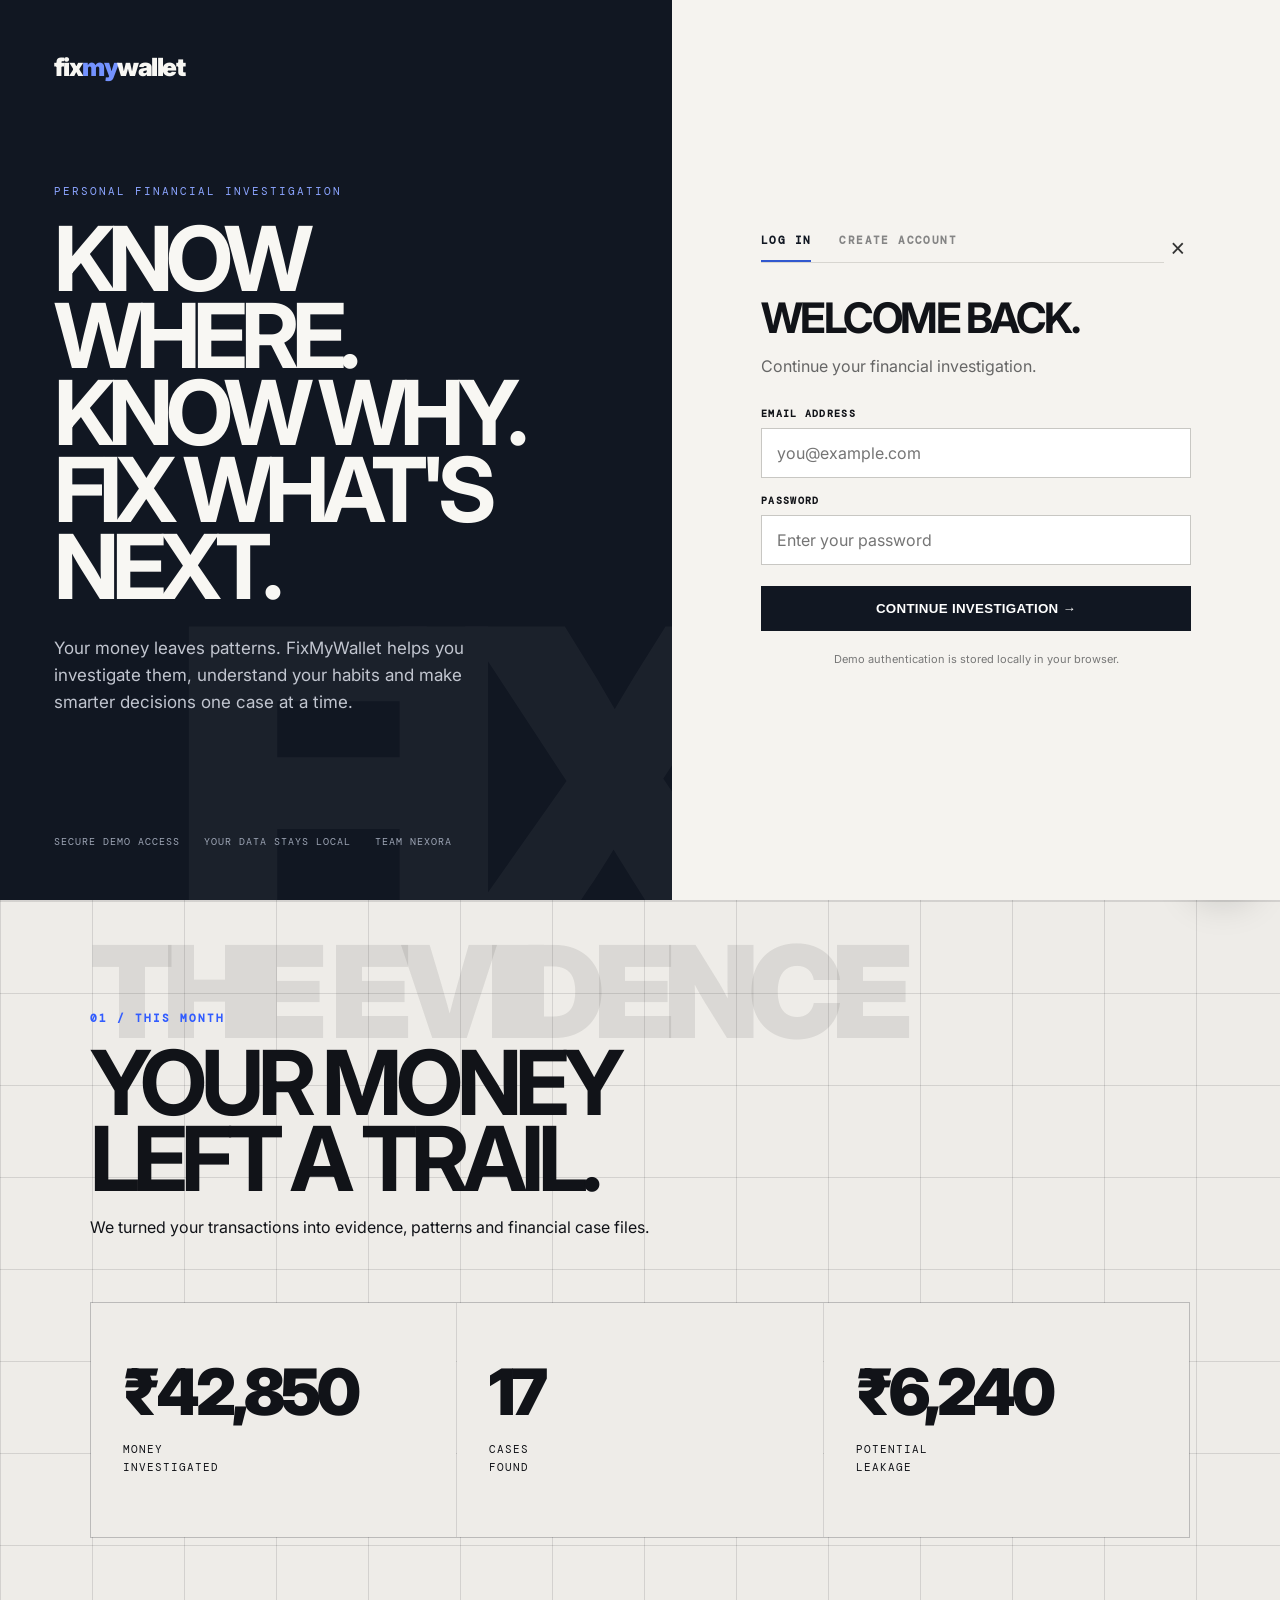
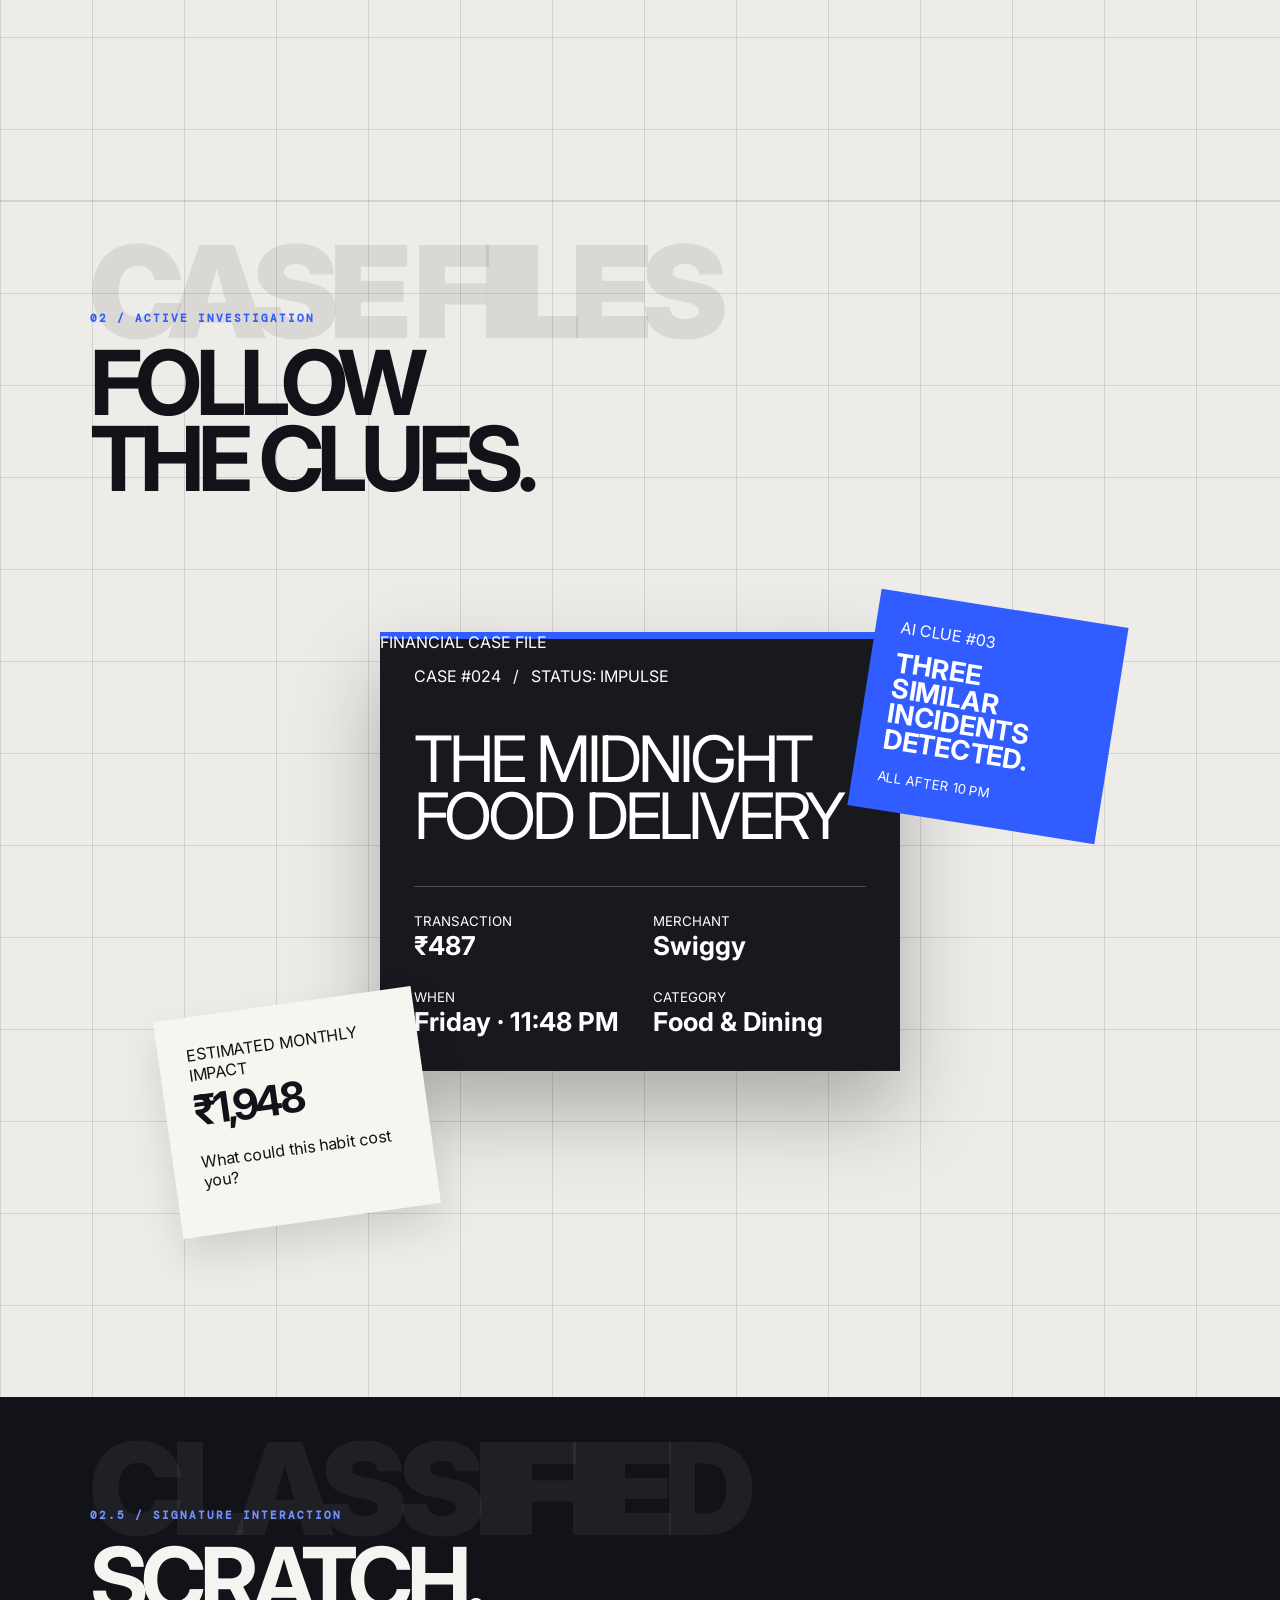
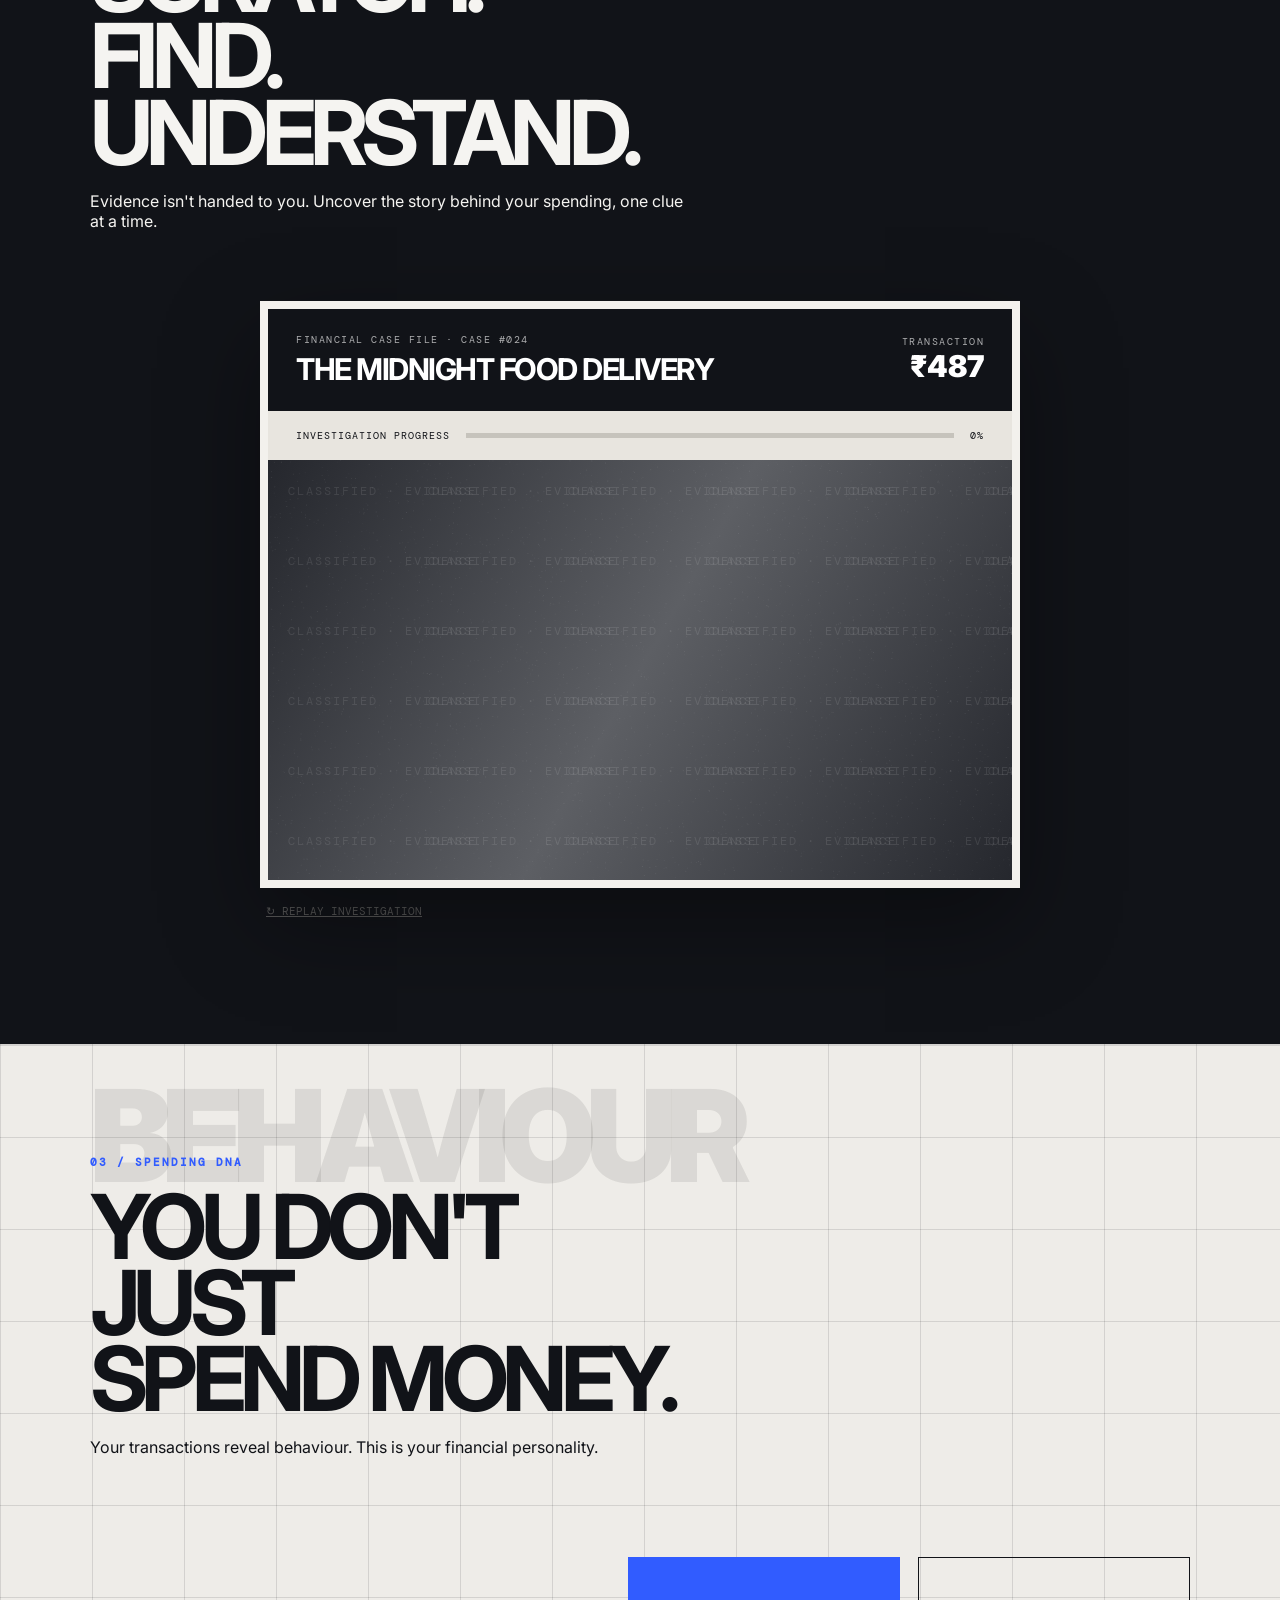
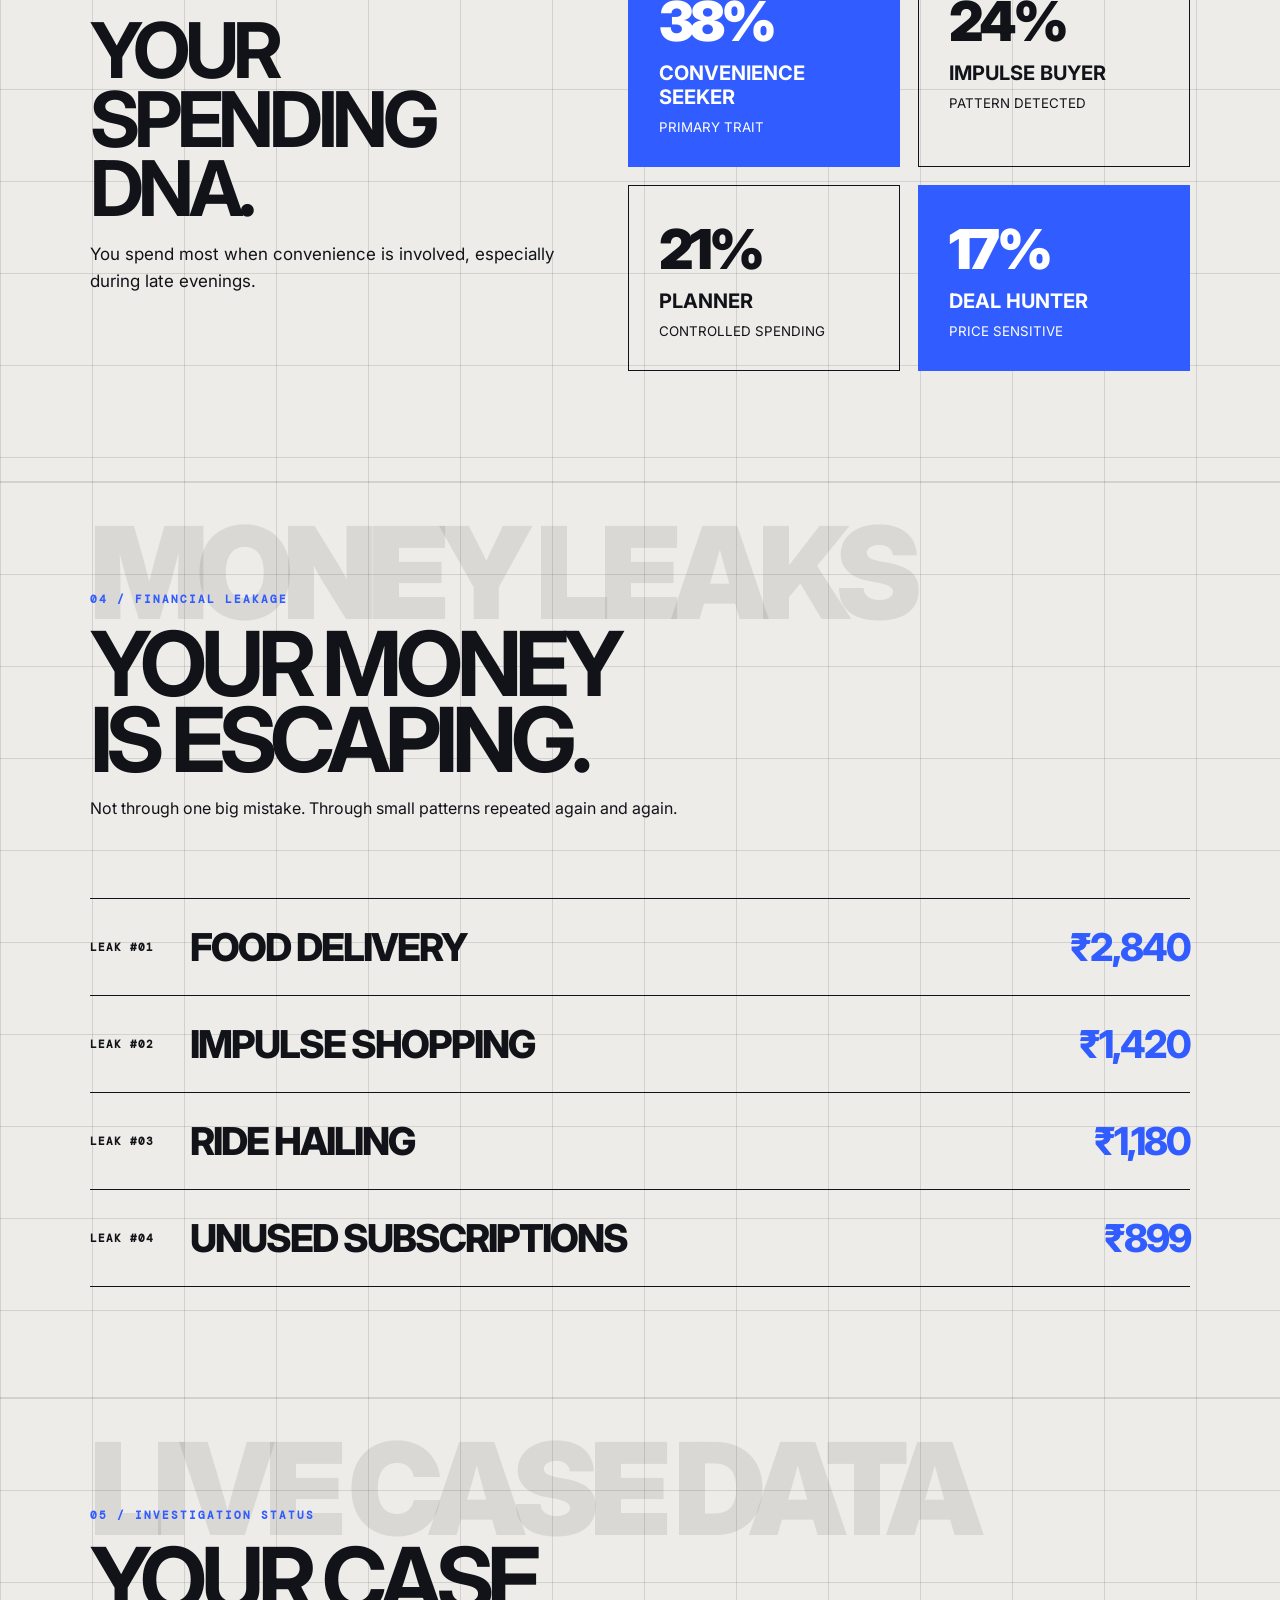
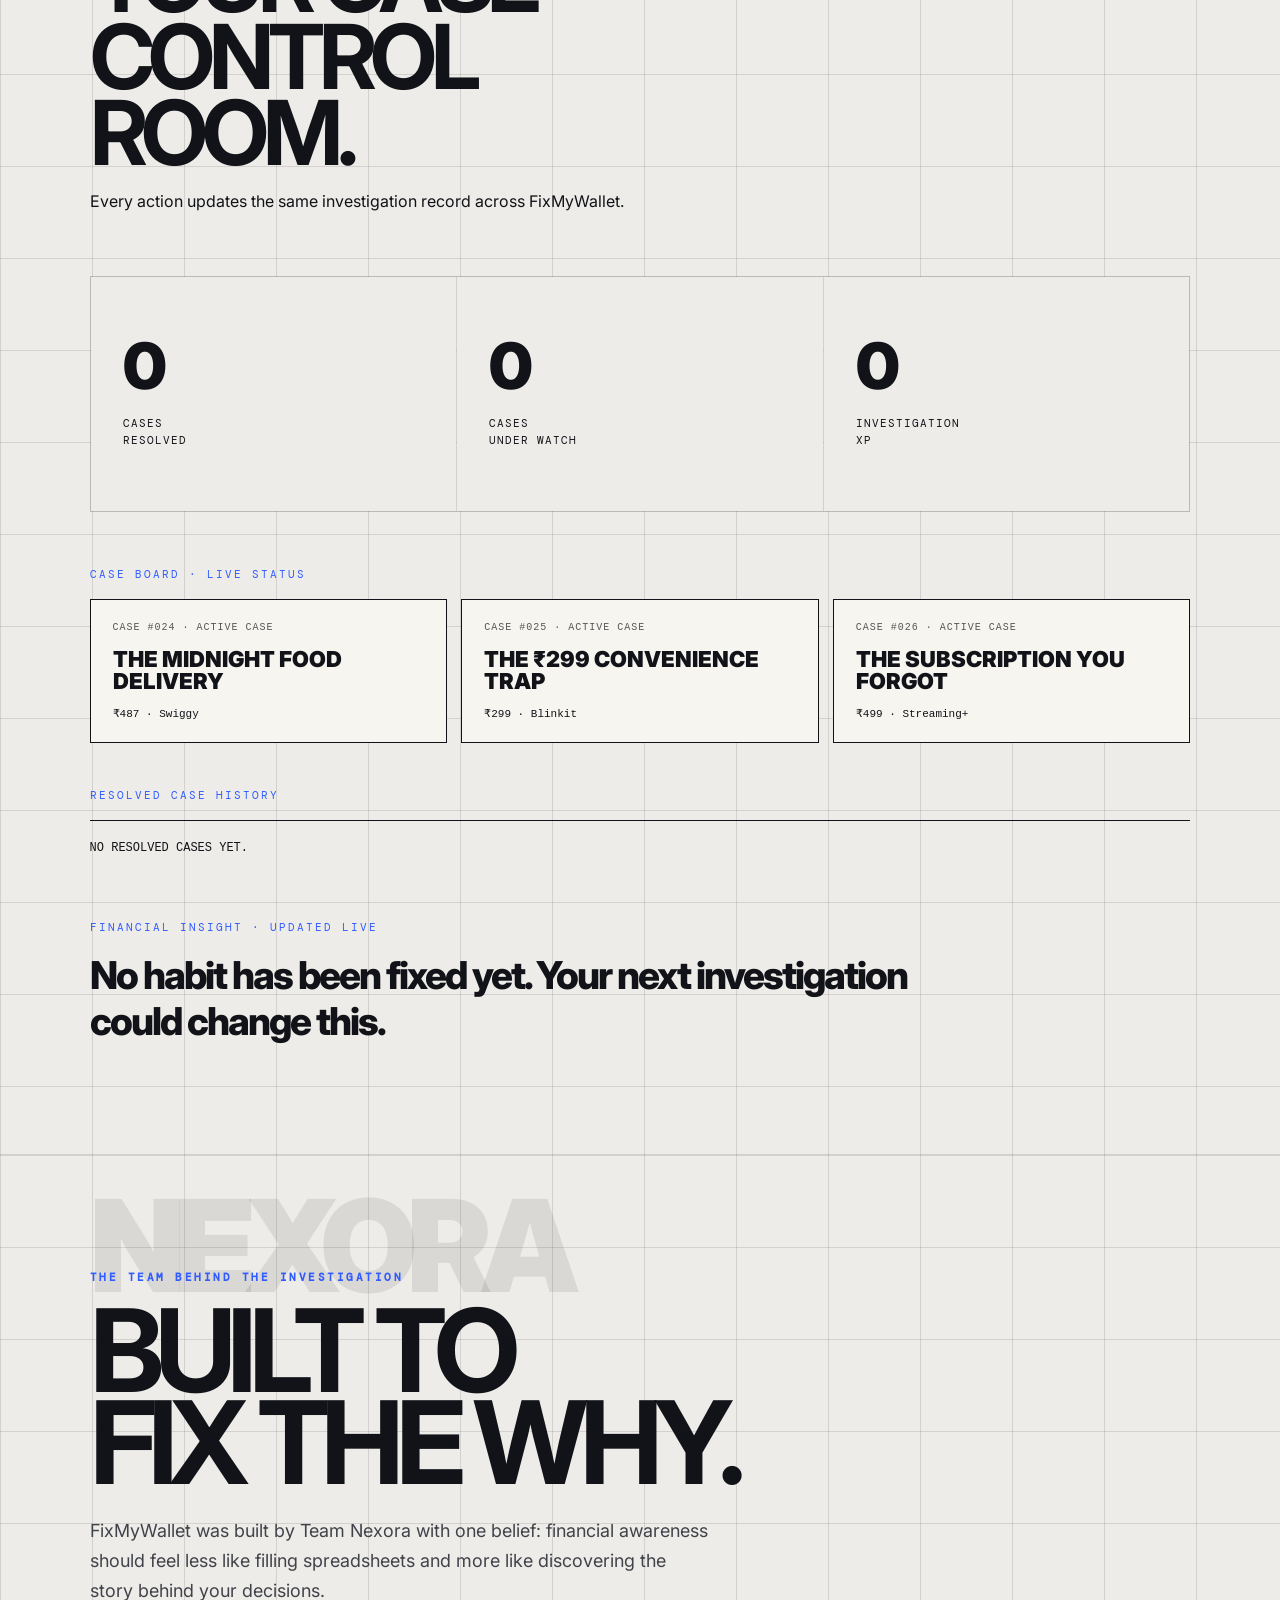
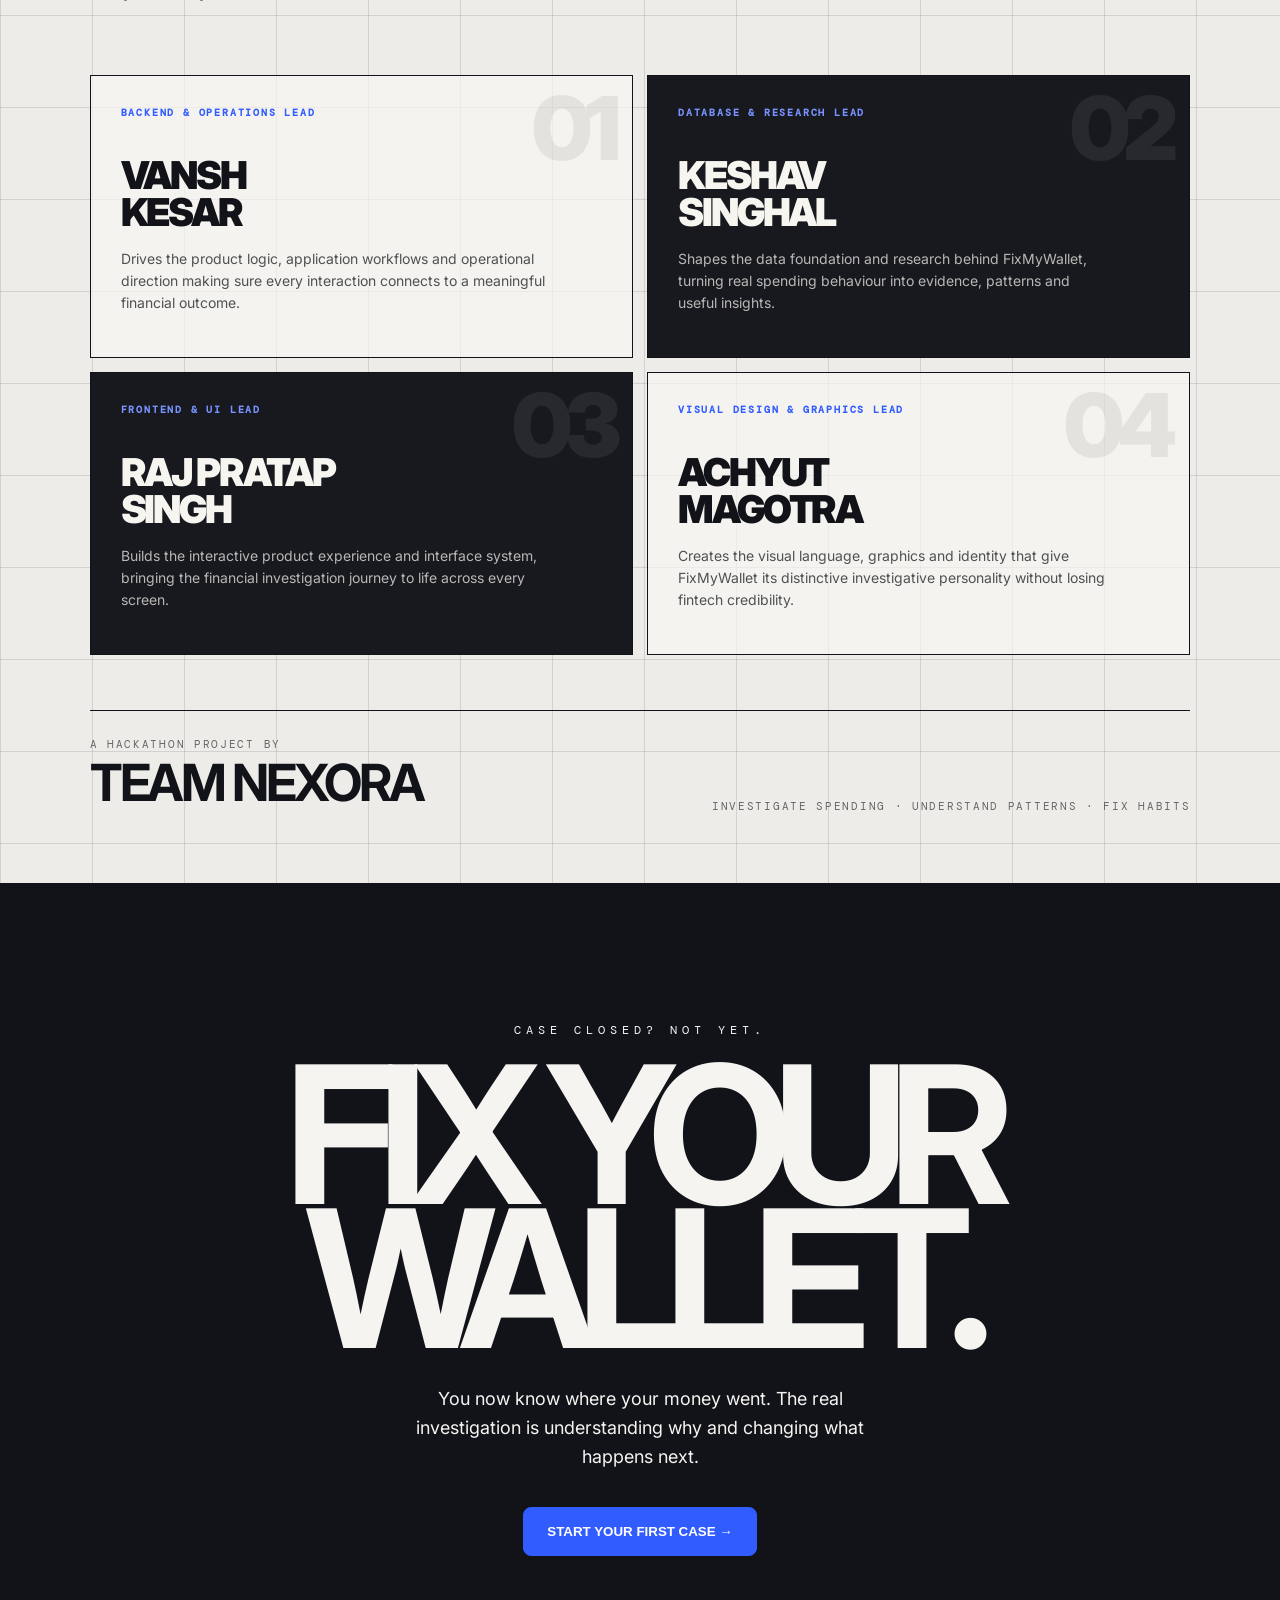
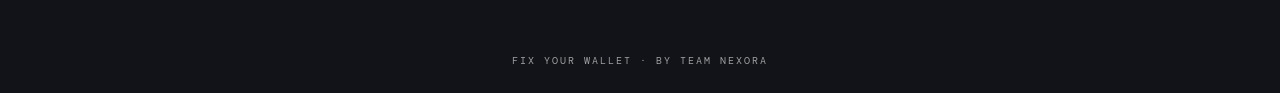
<file: index.html>
<!DOCTYPE html>

<html lang="en">
<head>
<meta charset="utf-8"/>
<meta content="width=device-width, initial-scale=1.0" name="viewport"/>
<title>FixMyWallet Financial Case Files</title>
<link href="https://fonts.googleapis.com" rel="preconnect"/>
<link href="https://fonts.googleapis.com/css2?family=DM+Mono:wght@400;500&amp;family=Inter:wght@400;500;600;700;800;900&amp;display=swap" rel="stylesheet"/>
<link rel="stylesheet" href="css/style.css"/>
</head>
<body>
<div class="profile-corner" id="profileCorner">
<button aria-label="Open profile menu" class="profile-trigger" id="profileTrigger" type="button">
<div class="profile-avatar" id="profileAvatar" title="Your profile">U</div>
<div class="profile-label" id="profileName">PROFILE</div>
</button>
<div class="profile-menu" id="profileMenu">
<div class="profile-menu-head" id="profileEmail">INVESTIGATOR PROFILE</div>
<button id="profileDashboard">⌂ DASHBOARD</button>
<button id="profileCases">◈ MY CASES</button>
<button id="profileLogout">↗ LOG OUT</button>
</div>
</div>
<!-- LOGIN / SIGN UP -->
<div class="auth-user" id="authUser"><span id="authUserName"></span><button id="logoutBtn">LOG OUT</button></div>
<div class="auth-overlay" id="authOverlay">
<div class="auth-shell">
<div class="auth-brand">
<div class="auth-logo">fix<span>my</span>wallet</div>
<div class="auth-brand-main">
<div class="auth-kicker">PERSONAL FINANCIAL INVESTIGATION</div>
<h1>KNOW WHERE.<br/>KNOW WHY.<br/>FIX WHAT'S NEXT.</h1>
<p>Your money leaves patterns. FixMyWallet helps you investigate them, understand your habits and make smarter decisions one case at a time.</p>
</div>
<div class="auth-proof"><span>SECURE DEMO ACCESS</span><span>YOUR DATA STAYS LOCAL</span><span>TEAM NEXORA</span></div>
</div>
<div class="auth-panel">
<div class="auth-box">
<button class="auth-close" id="authClose" title="Close">×</button>
<div class="auth-tabs">
<button class="auth-tab active" data-auth="login">LOG IN</button>
<button class="auth-tab" data-auth="signup">CREATE ACCOUNT</button>
</div>
<form class="auth-form active" id="loginForm">
<h2 class="auth-title">WELCOME BACK.</h2>
<p class="auth-sub">Continue your financial investigation.</p>
<div class="auth-field"><label>EMAIL ADDRESS</label><input id="loginEmail" placeholder="you@example.com" required="" type="email"/></div>
<div class="auth-field"><label>PASSWORD</label><input id="loginPassword" placeholder="Enter your password" required="" type="password"/></div>
<button class="auth-submit" type="submit">CONTINUE INVESTIGATION →</button>
<div class="auth-success" id="loginSuccess"></div>
<div class="auth-note">Demo authentication is stored locally in your browser.</div>
</form>
<form class="auth-form" id="signupForm">
<h2 class="auth-title">OPEN YOUR CASE.</h2>
<p class="auth-sub">Create your FixMyWallet investigator profile.</p>
<div class="auth-field"><label>FULL NAME</label><input id="signupName" placeholder="Your name" required="" type="text"/></div>
<div class="auth-field"><label>EMAIL ADDRESS</label><input id="signupEmail" placeholder="you@example.com" required="" type="email"/></div>
<div class="auth-field"><label>PASSWORD</label><input id="signupPassword" minlength="4" placeholder="Create a password" required="" type="password"/></div>
<button class="auth-submit" type="submit">CREATE ACCOUNT →</button>
<div class="auth-success" id="signupSuccess"></div>
<div class="auth-note">For the hackathon demo, account data is saved locally. A real backend can replace this layer later.</div>
</form>
</div>
</div>
</div>
</div>
<button class="tx-trigger" id="transactionsBtn" title="View Transactions">
<svg fill="none" stroke="currentColor" stroke-width="2" viewbox="0 0 24 24"><rect height="14" rx="2" width="18" x="3" y="5"></rect><path d="M3 10h18"></path><path d="M7 15h3"></path></svg><span>Transactions</span></button>
<nav>
<div class="logo">fix<span>my</span>wallet</div>
<div class="navlinks">
<a href="#cases">CASES</a><a href="#dna">SPENDING DNA</a><a href="#leaks">MONEY LEAKS</a><a href="#mission">MISSION</a><a href="#about">ABOUT</a>
</div>
</nav>
<section class="hero grid">
<div class="file dark f1"><div class="meta">CASE #024 · SUSPICIOUS</div><h3>THE MIDNIGHT<br/>FOOD DELIVERY</h3><div class="amount">₹487</div><small>SWIGGY · 11:48 PM</small></div>
<div class="file blue f2"><div class="meta">PATTERN DETECTED</div><h3>68% OF IMPULSE SPENDING HAPPENS AFTER 8 PM.</h3><small>THIS MONTH'S EVIDENCE →</small></div>
<div class="file light f3"><div class="meta">MONEY LEAK</div><h3>₹6,240 QUIETLY LEAVING YOUR WALLET.</h3></div>
<div class="file dark f4"><div class="meta">AI CLUE</div><h3>3 SIMILAR FOOD ORDERS AFTER 10 PM.</h3><small>EST. IMPACT ₹1,948 / MONTH</small></div>
<div class="marker m1">×</div><div class="marker m2">↗</div>
<div class="hero-copy">
<div class="eyebrow">A FINANCIAL INVESTIGATION SYSTEM</div>
<h1>FIX<span class="blue">MY</span><br/>WALLET</h1>
<p>Your money left clues. We found them.</p>
<div class="ctas"><button class="cta primary">START INVESTIGATING →</button><button class="cta">VIEW ALL CASES</button></div>
</div>
</section>
<section class="section grid">
<div class="biglabel">THE EVIDENCE</div>
<div class="section-intro">
<div class="meta">01 / THIS MONTH</div>
<h2>YOUR MONEY<br/>LEFT A TRAIL.</h2>
<p>We turned your transactions into evidence, patterns and financial case files.</p>
</div>
<div class="statrow">
<div class="stat"><div class="num">₹42,850</div><p>MONEY<br/>INVESTIGATED</p></div>
<div class="stat"><div class="num">17</div><p>CASES<br/>FOUND</p></div>
<div class="stat"><div class="num">₹6,240</div><p>POTENTIAL<br/>LEAKAGE</p></div>
</div>
</section>
<section class="section grid" id="cases">
<div class="biglabel">CASE FILES</div>
<div class="section-intro"><div class="meta">02 / ACTIVE INVESTIGATION</div><h2>FOLLOW<br/>THE CLUES.</h2></div>
<div class="case-stage">
<div class="clue"><div class="meta">AI CLUE #03</div><h4>THREE SIMILAR INCIDENTS DETECTED.</h4><small>ALL AFTER 10 PM</small></div>
<div class="maincase">
<div class="meta">CASE #024   /   STATUS: IMPULSE</div>
<div class="case-title">THE MIDNIGHT<br/>FOOD DELIVERY</div>
<div class="case-grid"><div><small>TRANSACTION</small><br/><b>₹487</b></div><div><small>MERCHANT</small><br/><b>Swiggy</b></div><div><small>WHEN</small><br/><b>Friday · 11:48 PM</b></div><div><small>CATEGORY</small><br/><b>Food &amp; Dining</b></div></div>
</div>
<div class="impact"><div class="meta">ESTIMATED MONTHLY IMPACT</div><strong>₹1,948</strong><p>What could this habit cost you?</p></div>
</div>
</section>
<section class="section scratch-section grid" id="scratch">
<div class="biglabel">CLASSIFIED</div>
<div class="section-intro">
<div class="meta" style="color:#7390ff">02.5 / SIGNATURE INTERACTION</div>
<h2>SCRATCH.<br/>FIND.<br/>UNDERSTAND.</h2>
<p>Evidence isn't handed to you. Uncover the story behind your spending, one clue at a time.</p>
</div>
<div class="scratch-demo">
<div class="scratch-shell">
<div class="scratch-header">
<div><div class="meta">FINANCIAL CASE FILE · CASE #024</div><h3>THE MIDNIGHT FOOD DELIVERY</h3></div>
<div style="text-align:right"><div class="meta">TRANSACTION</div><div style="font-size:30px;font-weight:900">₹487</div></div>
</div>
<div class="progress-wrap"><span>INVESTIGATION PROGRESS</span><div class="progress-bar"><div class="progress-fill" id="progressFill"></div></div><span id="progressText">0%</span></div>
<div class="scratch-area" id="scratchArea">
<div class="evidence-layer">
<div class="evidence-grid">
<div class="evidence" data-stage="1"><small>LAYER 01 · TRANSACTION</small><b>₹487 · Swiggy</b><small>FRIDAY · 11:48 PM</small></div>
<div class="evidence" data-stage="2"><small>LAYER 02 · CONTEXT</small><b>LATE-NIGHT PURCHASE</b><small>3 SIMILAR INCIDENTS THIS MONTH</small></div>
<div class="evidence" data-stage="3"><small>LAYER 03 · PATTERN</small><b>68% OF FOOD DELIVERY HAPPENS AFTER 9 PM.</b></div>
<div class="evidence" data-stage="4"><small>LAYER 04 · ANNUAL IMPACT</small><strong>₹18,756 / YEAR</strong><small>IF THIS PATTERN CONTINUES</small></div>
</div>
</div>
<canvas id="scratchCanvas"></canvas>
</div>
<div class="scratch-done" id="scratchDone">
<div class="meta">INVESTIGATION COMPLETE · CASE #024</div>
<h2>CASE SOLVED.</h2>
<div style="font-size:24px;font-weight:800;margin-bottom:20px">THE MIDNIGHT FOOD DELIVERY</div>
<div class="solve-chain"><span>₹487</span> ↓ <span>3 similar purchases</span> ↓ <span>₹1,563/month</span> ↓ <b>₹18,756/year</b></div>
<div class="fixbox"><div class="meta">THE FIX</div><p>Set a late-night food budget of ₹300 and prepare an alternative before 10 PM.</p></div>
<div class="scratch-actions"><button disabled="" id="fixHabitBtn">FIX THIS HABIT</button><button disabled="" id="watchCaseBtn">KEEP WATCHING</button><button id="nextCase">CASE #025 →</button></div>
</div>
</div>
<button class="replay" id="replayScratch">↻ REPLAY INVESTIGATION</button>
</div>
</section>
<section class="section grid" id="dna">
<div class="biglabel">BEHAVIOUR</div>
<div class="section-intro"><div class="meta">03 / SPENDING DNA</div><h2>YOU DON'T JUST<br/>SPEND MONEY.</h2><p>Your transactions reveal behaviour. This is your financial personality.</p></div>
<div class="dna-wrap">
<div><h2 style="font-size:clamp(48px,6vw,88px);line-height:.9;letter-spacing:-.07em;margin:0">YOUR<br/>SPENDING<br/>DNA.</h2><p style="font-size:17px;line-height:1.6">You spend most when convenience is involved, especially during late evenings.</p></div>
<div class="dna-grid">
<div class="dna-card"><div class="pct">38%</div><h3>CONVENIENCE SEEKER</h3><small>PRIMARY TRAIT</small></div>
<div class="dna-card"><div class="pct">24%</div><h3>IMPULSE BUYER</h3><small>PATTERN DETECTED</small></div>
<div class="dna-card"><div class="pct">21%</div><h3>PLANNER</h3><small>CONTROLLED SPENDING</small></div>
<div class="dna-card"><div class="pct">17%</div><h3>DEAL HUNTER</h3><small>PRICE SENSITIVE</small></div>
</div>
</div>
</section>
<section class="section grid" id="leaks">
<div class="biglabel">MONEY LEAKS</div>
<div class="section-intro"><div class="meta">04 / FINANCIAL LEAKAGE</div><h2>YOUR MONEY<br/>IS ESCAPING.</h2><p>Not through one big mistake. Through small patterns repeated again and again.</p></div>
<div class="leaks">
<div class="leak"><small>LEAK #01</small><span>FOOD DELIVERY</span><span class="price">₹2,840</span></div>
<div class="leak"><small>LEAK #02</small><span>IMPULSE SHOPPING</span><span class="price">₹1,420</span></div>
<div class="leak"><small>LEAK #03</small><span>RIDE HAILING</span><span class="price">₹1,180</span></div>
<div class="leak"><small>LEAK #04</small><span>UNUSED SUBSCRIPTIONS</span><span class="price">₹899</span></div>
</div>
</section>
<section class="section grid" id="appstate">
<div class="biglabel">LIVE CASE DATA</div>
<div class="section-intro"><div class="meta">05 / INVESTIGATION STATUS</div><h2>YOUR CASE<br/>CONTROL ROOM.</h2><p>Every action updates the same investigation record across FixMyWallet.</p></div>
<div class="statrow">
<div class="stat"><div class="num" id="dashboardResolved">0</div><p>CASES<br/>RESOLVED</p></div>
<div class="stat"><div class="num" id="dashboardWatching">0</div><p>CASES<br/>UNDER WATCH</p></div>
<div class="stat"><div class="num" id="dashboardXP">0</div><p>INVESTIGATION<br/>XP</p></div>
</div>
<div style="margin-top:55px;position:relative;z-index:2">
<div class="meta" style="font-family:'DM Mono';font-size:11px;letter-spacing:2px;color:#315cff;margin-bottom:18px">CASE BOARD · LIVE STATUS</div>
<div id="caseBoard" style="display:grid;grid-template-columns:repeat(auto-fit,minmax(230px,1fr));gap:14px"></div>
</div>
<div style="margin-top:45px;position:relative;z-index:2">
<div class="meta" style="font-family:'DM Mono';font-size:11px;letter-spacing:2px;color:#315cff;margin-bottom:18px">RESOLVED CASE HISTORY</div>
<div id="resolvedHistory" style="border-top:1px solid #111318"></div>
</div>
<div style="margin-top:45px;position:relative;z-index:2">
<div class="meta" style="font-family:'DM Mono';font-size:11px;letter-spacing:2px;color:#315cff;margin-bottom:18px">FINANCIAL INSIGHT · UPDATED LIVE</div>
<div id="financialInsight" style="font-size:clamp(25px,3vw,45px);font-weight:800;letter-spacing:-2px;max-width:900px">Investigate a case to uncover what can be fixed.</div>
</div>
</section>
<section class="about-section grid" id="about"> <div class="biglabel">NEXORA</div> <div class="about-top"> <div class="about-kicker">THE TEAM BEHIND THE INVESTIGATION</div> <h2>BUILT TO<br/>FIX THE WHY.</h2> <p class="about-intro">FixMyWallet was built by Team Nexora with one belief: financial awareness should feel less like filling spreadsheets and more like discovering the story behind your decisions.</p> </div> <div class="team-grid"> <article class="team-card" data-no="01"> <div class="team-role">BACKEND &amp; OPERATIONS LEAD</div> <div class="team-name">VANSH<br/>KESAR</div> <p class="team-desc">Drives the product logic, application workflows and operational direction making sure every interaction connects to a meaningful financial outcome.</p> </article> <article class="team-card" data-no="02"> <div class="team-role">DATABASE &amp; RESEARCH LEAD</div> <div class="team-name">KESHAV<br/>SINGHAL</div> <p class="team-desc">Shapes the data foundation and research behind FixMyWallet, turning real spending behaviour into evidence, patterns and useful insights.</p> </article> <article class="team-card" data-no="03"> <div class="team-role">FRONTEND &amp; UI LEAD</div> <div class="team-name">RAJ PRATAP<br/>SINGH</div> <p class="team-desc">Builds the interactive product experience and interface system, bringing the financial investigation journey to life across every screen.</p> </article> <article class="team-card" data-no="04"> <div class="team-role">VISUAL DESIGN &amp; GRAPHICS LEAD</div> <div class="team-name">ACHYUT<br/>MAGOTRA</div> <p class="team-desc">Creates the visual language, graphics and identity that give FixMyWallet its distinctive investigative personality without losing fintech credibility.</p> </article> </div> <div class="nexora-signature"> <div><div class="mini">A HACKATHON PROJECT BY</div><strong>TEAM NEXORA</strong></div> <div class="mini">INVESTIGATE SPENDING · UNDERSTAND PATTERNS · FIX HABITS</div> </div>
</section>
<section class="section final" id="mission">
<div class="eyebrow">CASE CLOSED? NOT YET.</div>
<h2>FIX YOUR<br/>WALLET.</h2>
<p>You now know where your money went. The real investigation is understanding why and changing what happens next.</p>
<button class="cta">START YOUR FIRST CASE →</button>
<div class="footer-credit">FIX YOUR WALLET · BY TEAM NEXORA</div>
</section>




<div class="tx-modal" id="txModal">
<div class="tx-panel">
<div class="tx-head"><div><div class="meta">BANKING DATA · CONNECTED TO FIXMYWALLET</div><h2>Transactions.</h2><p style="margin:0;color:#666">Every transaction feeds your financial investigation.</p></div><button class="tx-close" id="txClose">×</button></div>
<div class="tx-summary">
<div class="tx-sum"><small>MONEY IN</small><b class="credit" id="txMoneyIn">₹0</b></div>
<div class="tx-sum"><small>MONEY OUT</small><b class="debit" id="txMoneyOut">₹0</b></div>
<div class="tx-sum"><small>NET FLOW</small><b id="txNet">₹0</b></div>
<div class="tx-sum"><small>THIS MONTH</small><b id="txCount">0 TXNS</b></div>
</div>
<div class="tx-addbar" id="txAddBar">
<button class="primary" type="button" id="addTxBtn" onclick="window.FMWTx&&window.FMWTx.openForm()">+ ADD TRANSACTION</button>
<button type="button" id="importStmtBtn" onclick="window.FMWTx&&window.FMWTx.pickCSV()">ADD BANK STATEMENT (CSV)</button>
<input type="file" id="csvInput" accept=".csv,text/csv" style="display:none" onchange="window.FMWTx&&window.FMWTx.importCSV(this.files[0])">
</div>
<div class="tx-form" id="txForm">
<div style="font-weight:900;margin-bottom:12px;letter-spacing:1px">ADD NEW TRANSACTION</div>
<div class="tx-form-grid">
<input id="fDate" type="datetime-local"><input id="fMerchant" placeholder="Merchant / Description">
<input id="fAmount" type="number" min="1" step="0.01" placeholder="Amount">
<select id="fType"><option value="DEBIT">DEBIT (Money Out)</option><option value="CREDIT">CREDIT (Money In)</option><option value="TRANSFER">TRANSFER</option></select>
<select id="fCategory"><option>Food</option><option>Shopping</option><option>Transportation</option><option>Bills</option><option>Healthcare</option><option>Entertainment</option><option>Income</option><option>Transfers</option><option>Other</option></select>
<input id="fMethod" placeholder="Payment method (UPI/Card/Bank)">
<textarea id="fNotes" placeholder="Optional notes" style="grid-column:1/-1"></textarea>
</div>
<div style="display:flex;gap:10px;margin-top:12px"><button class="primary" type="button" id="saveTxBtn" onclick="window.FMWTx&&window.FMWTx.save()">SAVE TRANSACTION</button><button type="button" onclick="window.FMWTx&&window.FMWTx.closeForm()">CANCEL</button></div>
</div>
<div class="tx-controls">
<input id="txSearch" placeholder="Search transactions..." type="search"/>
<input id="txFrom" type="date"/><input id="txTo" type="date"/>
<input id="txMin" placeholder="Min ₹" type="number"/><input id="txMax" placeholder="Max ₹" type="number"/>
<select id="txSort"><option value="newest">Newest first</option><option value="oldest">Oldest first</option><option value="high">Highest amount</option><option value="low">Lowest amount</option></select>
</div>
<div class="tx-controls" id="txFilters"></div>
<div class="tx-table" id="txList"></div>
<div class="tx-detail" id="txDetail"></div>
</div>
</div>


<div aria-hidden="true" class="inv-overlay" id="investigationOverlay">
<div class="inv-window">
<div class="inv-top">
<div><div class="meta">FIXMYWALLET · LIVE INVESTIGATION</div><b id="invTopLabel">CASE #024</b></div>
<button aria-label="Close investigation" class="inv-close" id="invClose">×</button>
</div>
<div class="inv-body">
<div class="inv-progress"><div id="invProgressFill"></div></div>
<div class="inv-step active" data-step="0">
<div class="inv-kicker">ACTIVE CASE FILE</div>
<h2 class="inv-title">THE MIDNIGHT<br/>FOOD DELIVERY.</h2>
<p style="font-size:18px;line-height:1.6;max-width:650px">A ₹487 transaction has been flagged. This is not just about what you spent investigate the clues to understand why it happened.</p>
<div class="inv-clue revealed"><small>TRANSACTION</small><b>₹487 · SWIGGY · FRIDAY 11:48 PM</b></div>
<div class="inv-actions">
<button class="primary" id="invStartBtn">START 1ST CASE →</button>
</div>
</div>
<div class="inv-step" data-step="1">
<div class="inv-kicker">CLUE 01 / 04 · CLICK TO INSPECT</div>
<h2 class="inv-title">WHEN DID<br/>IT HAPPEN?</h2>
<div class="inv-clue" data-clue="1"><small>CLICK TO REVEAL EVIDENCE</small><b>TIME &amp; CONTEXT</b><div class="detail">Friday · 11:48 PM. The purchase happened during a repeated late-night spending window.</div></div>
<div class="inv-actions"><button id="invBack1">← BACK</button><button class="primary inv-next" disabled="">NEXT CLUE →</button></div>
</div>
<div class="inv-step" data-step="2">
<div class="inv-kicker">CLUE 02 / 04 · CLICK TO INSPECT</div>
<h2 class="inv-title">WHY THIS<br/>PURCHASE?</h2>
<div class="inv-clue" data-clue="2"><small>CLICK TO REVEAL EVIDENCE</small><b>POSSIBLE TRIGGER</b><div class="detail">Late-night convenience. Similar food orders were made when no meal was prepared in advance.</div></div>
<div class="inv-actions"><button class="inv-back">← BACK</button><button class="primary inv-next" disabled="">NEXT CLUE →</button></div>
</div>
<div class="inv-step" data-step="3">
<div class="inv-kicker">CLUE 03 / 04 · CLICK TO INSPECT</div>
<h2 class="inv-title">THE PATTERN<br/>REPEATS.</h2>
<div class="inv-clue" data-clue="3"><small>CLICK TO REVEAL EVIDENCE</small><b>PATTERN DETECTED</b><div class="detail">3 similar food orders occurred after 10 PM this month. 68% of food-delivery impulse spending happens at night.</div></div>
<div class="inv-actions"><button class="inv-back">← BACK</button><button class="primary inv-next" disabled="">NEXT CLUE →</button></div>
</div>
<div class="inv-step" data-step="4">
<div class="inv-kicker">CLUE 04 / 04 · CLICK TO INSPECT</div>
<h2 class="inv-title">WHAT IS IT<br/>COSTING YOU?</h2>
<div class="inv-clue" data-clue="4"><small>CLICK TO REVEAL EVIDENCE</small><b>FINANCIAL IMPACT</b><div class="detail">Current pattern: ₹1,563/month. If it continues for 12 months, estimated impact: ₹18,756/year.</div></div>
<div class="inv-actions"><button class="inv-back">← BACK</button><button class="primary" disabled="" id="invCompleteBtn">COMPLETE INVESTIGATION ✓</button></div>
</div>
<div class="inv-step" data-step="5">
<div class="inv-kicker">INVESTIGATION COMPLETE</div>
<h2 class="inv-title">CASE<br/>UNDERSTOOD.</h2>
<div class="inv-reward">
<div class="meta">REWARD UNLOCKED</div>
<strong>+20 XP</strong>
<p>You followed every clue and uncovered the behaviour behind this transaction.</p>
</div>
<div class="inv-clue revealed"><small>RESULT</small><b>THE PATTERN: LATE-NIGHT CONVENIENCE SPENDING</b><div class="detail">Recommendation: prepare a quick alternative before 10 PM and set a ₹300 late-night food limit.</div></div>
<div class="inv-actions"><button id="invToScratch">OPEN FULL CASE FILE →</button><button class="primary" id="invDashboard">RETURN TO DASHBOARD</button></div>
</div>
</div>
</div>
</div>
<div class="cases-overlay" id="casesOverlay">
<div class="cases-wrap">
<div class="cases-list-view" id="casesListView">
<div class="cases-head"><div><div class="meta">FINANCIAL INVESTIGATION ARCHIVE</div><h2>All Cases.</h2><p>Choose a financial mystery. Follow the clues. Understand the pattern.</p></div><button class="cases-back" id="casesBack">← BACK TO DASHBOARD</button></div>
<div class="league-panel" id="leaguePanel">
<div class="league-kicker">🕵️ FINANCIAL DETECTIVE LEAGUE</div>
<div class="league-row">
<div><div class="league-rank" id="leagueRank">ROOKIE DETECTIVE</div><div class="league-meta" id="leagueLevelText">LEVEL 1 · 0 / 500 XP</div></div>
<div style="text-align:right"><div class="league-meta">INVESTIGATION STREAK</div><div style="font-size:28px;font-weight:900">🔥 <span id="leagueStreak">0</span> DAYS</div></div>
</div>
<div class="xp-track"><div class="xp-fill" id="leagueXpFill"></div></div>
<div class="league-stats">
<div class="league-stat"><b id="leagueXp">0</b><span>TOTAL XP</span></div>
<div class="league-stat"><b class="coin">🪙 <span id="leagueCoins">0</span></b><span>FIXCOINS</span></div>
<div class="league-stat"><b id="leagueSolved">0</b><span>CASES SOLVED</span></div>
<div class="league-stat"><b id="leagueAvailable">1</b><span>MISSIONS OPEN</span></div>
</div>
</div>
<div class="game-map">
<div class="daily-mission">
<div class="mission-kicker">TODAY'S MISSION</div>
<h3>Find one unnecessary expense.</h3>
<p>Inspect your transactions and identify one spending habit worth fixing.</p>
<div class="mission-reward">REWARD: +100 XP · +10 FIXCOINS</div>
<button class="mission-btn" id="dailyMissionBtn">START DAILY MISSION →</button>
</div>
<div class="badge-vault">
<div class="mission-kicker">BADGE VAULT</div>
<h3>Detective Badges</h3>
<div class="badge-list" id="badgeList"></div>
</div>
</div>
<div class="cases-grid" id="casesGrid"></div>
</div>
<div class="case-detail-view" id="caseDetailView"></div>
</div>
</div>
<div class="game-toast" id="gameToast"></div>
<div class="case-game-overlay" id="caseGameOverlay"><div class="case-game" id="caseGame"></div></div>


<!-- Hackathon Demo Experience -->
<button class="demo-fab" id="demoJourneyBtn">◈ BEGIN INVESTIGATION</button>
<div class="demo-overlay" id="demoOverlay">
<div class="demo-modal">
<button class="demo-close" id="demoClose">×</button>
<div class="kicker">FIXMYWALLET · GUIDED INVESTIGATION</div>
<h2>OPEN THE<br/>CASE FILE.</h2>
<div class="demo-step active"><b>01</b> Transaction appears</div>
<div class="demo-step"><b>02</b> AI detects suspicious pattern</div>
<div class="demo-step"><b>03</b> Financial case is generated</div>
<div class="demo-step"><b>04</b> Scratch to uncover evidence</div>
<div class="demo-step"><b>05</b> Solve the investigation</div>
<div class="demo-step"><b>06</b> Fix habit → XP → healthier wallet</div>
<button class="btn primary" id="startDemoFlow" style="margin-top:25px">BEGIN INVESTIGATION →</button>
</div>
</div>
<div class="impact-toast" id="impactToast">
<div class="kicker" style="color:#8ca5ff">HABIT INTERVENTION SUCCESSFUL</div>
<h3>YOUR WALLET GOT HEALTHIER.</h3>
<div class="impact-stats"><div>₹1,563<br/><small>/ MONTH IDENTIFIED</small></div><div>₹18,756<br/><small>/ YEAR POTENTIAL</small></div></div>
<div>+250 XP · +50 FIXCOINS · 🌳 FOOD BRANCH IMPROVED</div>
</div>


<!-- FINAL FUNCTIONALITY AUDIT LAYER -->
<div class="engage-panel" id="engagePanel">
<div class="engage-kicker">HEALTHY PROGRESS SYSTEM</div><h3>DETECTIVE LEAGUE</h3>
<div id="gardenAlert"></div>
<div id="squadBoard"></div>
<div class="cliffhanger" id="cliffhangerBox"></div>
<button class="share-case-btn" id="shareCaseBtn">EXPORT LAST CASE CARD ↗</button>
</div>
<button class="engage-fab" id="engageFab">◈ LEAGUE</button>
<div class="milestone-overlay" id="milestoneOverlay"><div class="milestone-card"><div class="burst" id="milestoneIcon">✦</div><div class="engage-kicker">MILESTONE UNLOCKED</div><h2 id="milestoneTitle">CASE CLOSED</h2><p id="milestoneText"></p><button id="milestoneClose">CONTINUE</button></div></div>
<button class="xp-tool-fab" id="xpToolFab">✦ USE XP</button>
<button class="memory-bottle" id="memoryBottle" title="Your month in a bottle">🧪</button>
<div class="xp-tools" id="xpTools">
<div class="memory-kicker">DETECTIVE RESOURCE SYSTEM</div><h3>XP IS A TOOL.</h3>
<div class="xp-balance" id="xpToolBalance">0 XP</div>
<p style="font-size:13px;line-height:1.5;color:#666">Spend earned investigation experience strategically. XP used here is permanently deducted.</p>
<div class="xp-tool"><b>🧩 CASE ASSIST — 75 XP</b><br/><small>Removes one wrong option from your next challenge question.</small><br/><button id="buyAssist">USE 75 XP</button></div>
<div class="xp-tool"><b>🔥 STREAK RESTORE — 150 XP</b><br/><small>Repair your most recently broken streak. Limited to one restore per 30 days.</small><br/><button id="restoreStreak">RESTORE STREAK</button></div>
</div>
<div class="memory-overlay" id="memoryOverlay"><div class="memory-story"><button class="memory-close" id="memoryClose">×</button><div class="memory-kicker">THE MEMORY BOTTLE · YOUR MONTH IN MOTION</div><h2 id="storyTitle">YOUR MONEY<br/>LEFT A STORY.</h2><div class="story-screen" id="storyScreen"></div><div class="story-controls"><button id="storyNext">NEXT →</button></div><div class="story-progress"><i id="storyProgress"></i></div></div></div>


<script src="js/app.js"></script>
</body>
</html>

<div class="voucher-modal" id="voucherModal"><div class="voucher-card"><div class="memory-kicker">REWARD VAULT · DEMO REDEMPTION</div><h2 id="voucherTitle">REWARD UNLOCKED</h2><p id="voucherText">Your prototype reward has been added to this demo wallet.</p><div class="voucher-code" id="voucherCode">DEMO-XXXX</div><p style="font-size:11px;color:#777;line-height:1.5">This is a hackathon prototype voucher, not a live commercial coupon.</p><button id="voucherClose">DONE</button></div></div>
<button class="evidence-vault-btn" id="evidenceVaultBtn" style="display:none">🔒 EVIDENCE VAULT</button>
<div class="vault-overlay" id="vaultOverlay"><div class="vault"><div class="vault-head"><div><div class="memory-kicker">REWARD SYSTEM · PROTOTYPE</div><h2>EVIDENCE VAULT</h2><span class="key" id="vaultBalance">0 XP · 0 KEYS</span></div><button class="vault-close" id="vaultClose">× CLOSE</button></div><div class="vault-tabs"><button class="vault-tab active" data-vault="direct">DIRECT REWARDS</button><button class="vault-tab" data-vault="mystery">CLASSIFIED PACKS</button><button class="vault-tab" data-vault="history">MY EVIDENCE</button></div>
<div class="vault-pane active" id="vault-direct"><div class="reward-grid"><div class="reward-card"><b>☕ Café Break</b><small>Demo partner benefit · predictable redemption.</small><strong>500 XP</strong><button data-cost="500" data-direct="Café Break">REDEEM</button></div><div class="reward-card"><b>🚕 Move Smart</b><small>Demo transport benefit for the prototype vault.</small><strong>750 XP</strong><button data-cost="750" data-direct="Move Smart">REDEEM</button></div><div class="reward-card"><b>🛒 Smart Shop</b><small>Higher-value demo partner reward.</small><strong>1200 XP</strong><button data-cost="1200" data-direct="Smart Shop">REDEEM</button></div></div><div class="vault-note">Production integration: this UI can connect to a loyalty/reward provider. Demo codes are intentionally labelled prototype-only.</div></div>
<div class="vault-pane" id="vault-mystery"><div class="pack"><div class="memory-kicker" style="color:#91a7ff">ONE GUARANTEED REWARD INSIDE</div><h3 style="font-size:30px;margin:12px">CLASSIFIED EVIDENCE PACK</h3><p>Unlock with XP + an Evidence Key. Keys come from meaningful financial actions, not app opens.</p><div class="cost">900 XP + 🔑 1 KEY</div><button class="pack-open" id="openPack">UNSEAL &amp; SCRATCH</button><div class="odds">TRANSPARENT ODDS · COMMON 70% · RARE 25% · LEGENDARY 5% · GUARANTEED MINIMUM REWARD</div></div><div class="scratch-zone" id="scratchZone" style="display:none"><div class="scratch-reward" id="scratchReward"></div><div class="scratch-cover" id="scratchCover">SCRATCH / CLICK TO REVEAL<br/><small>ONE PACK. ONE GUARANTEED REWARD.</small></div></div></div>
<div class="vault-pane" id="vault-history"><div class="reward-history" id="rewardHistory"></div></div></div></div>
</file>
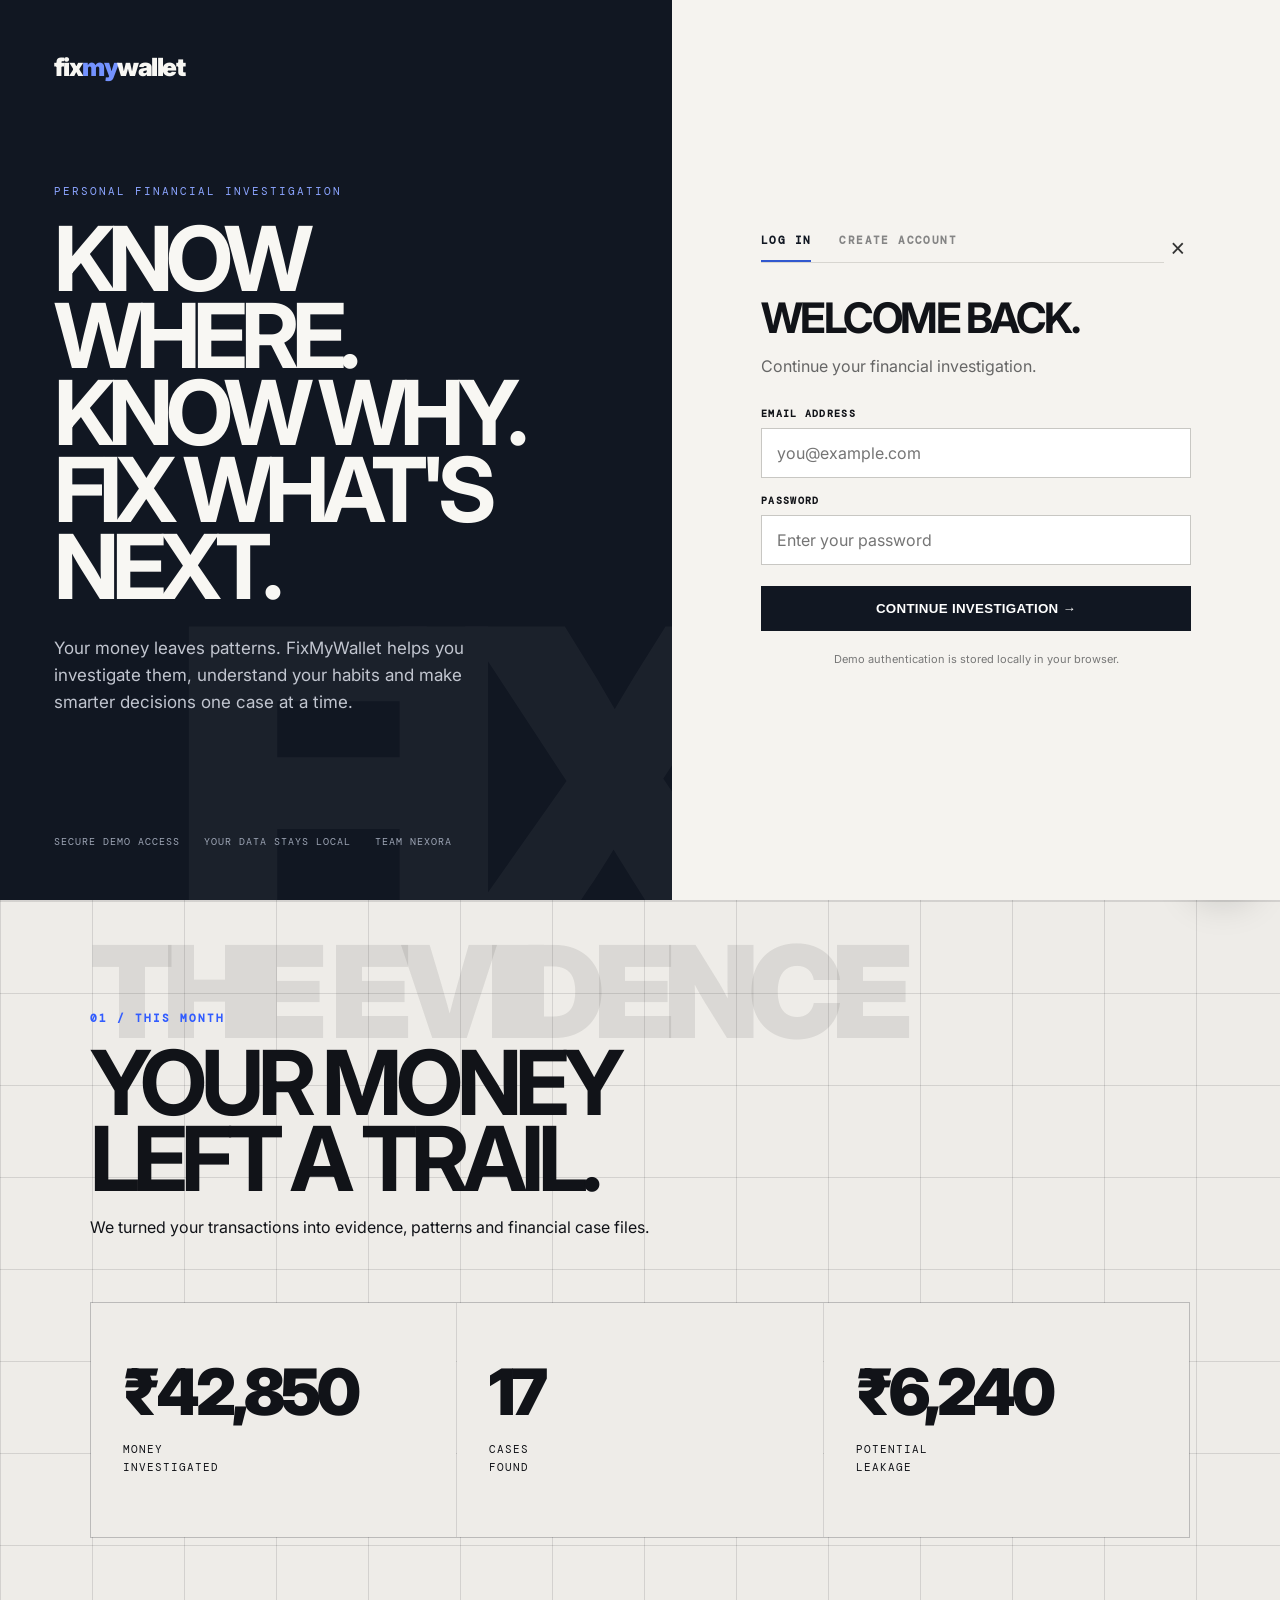
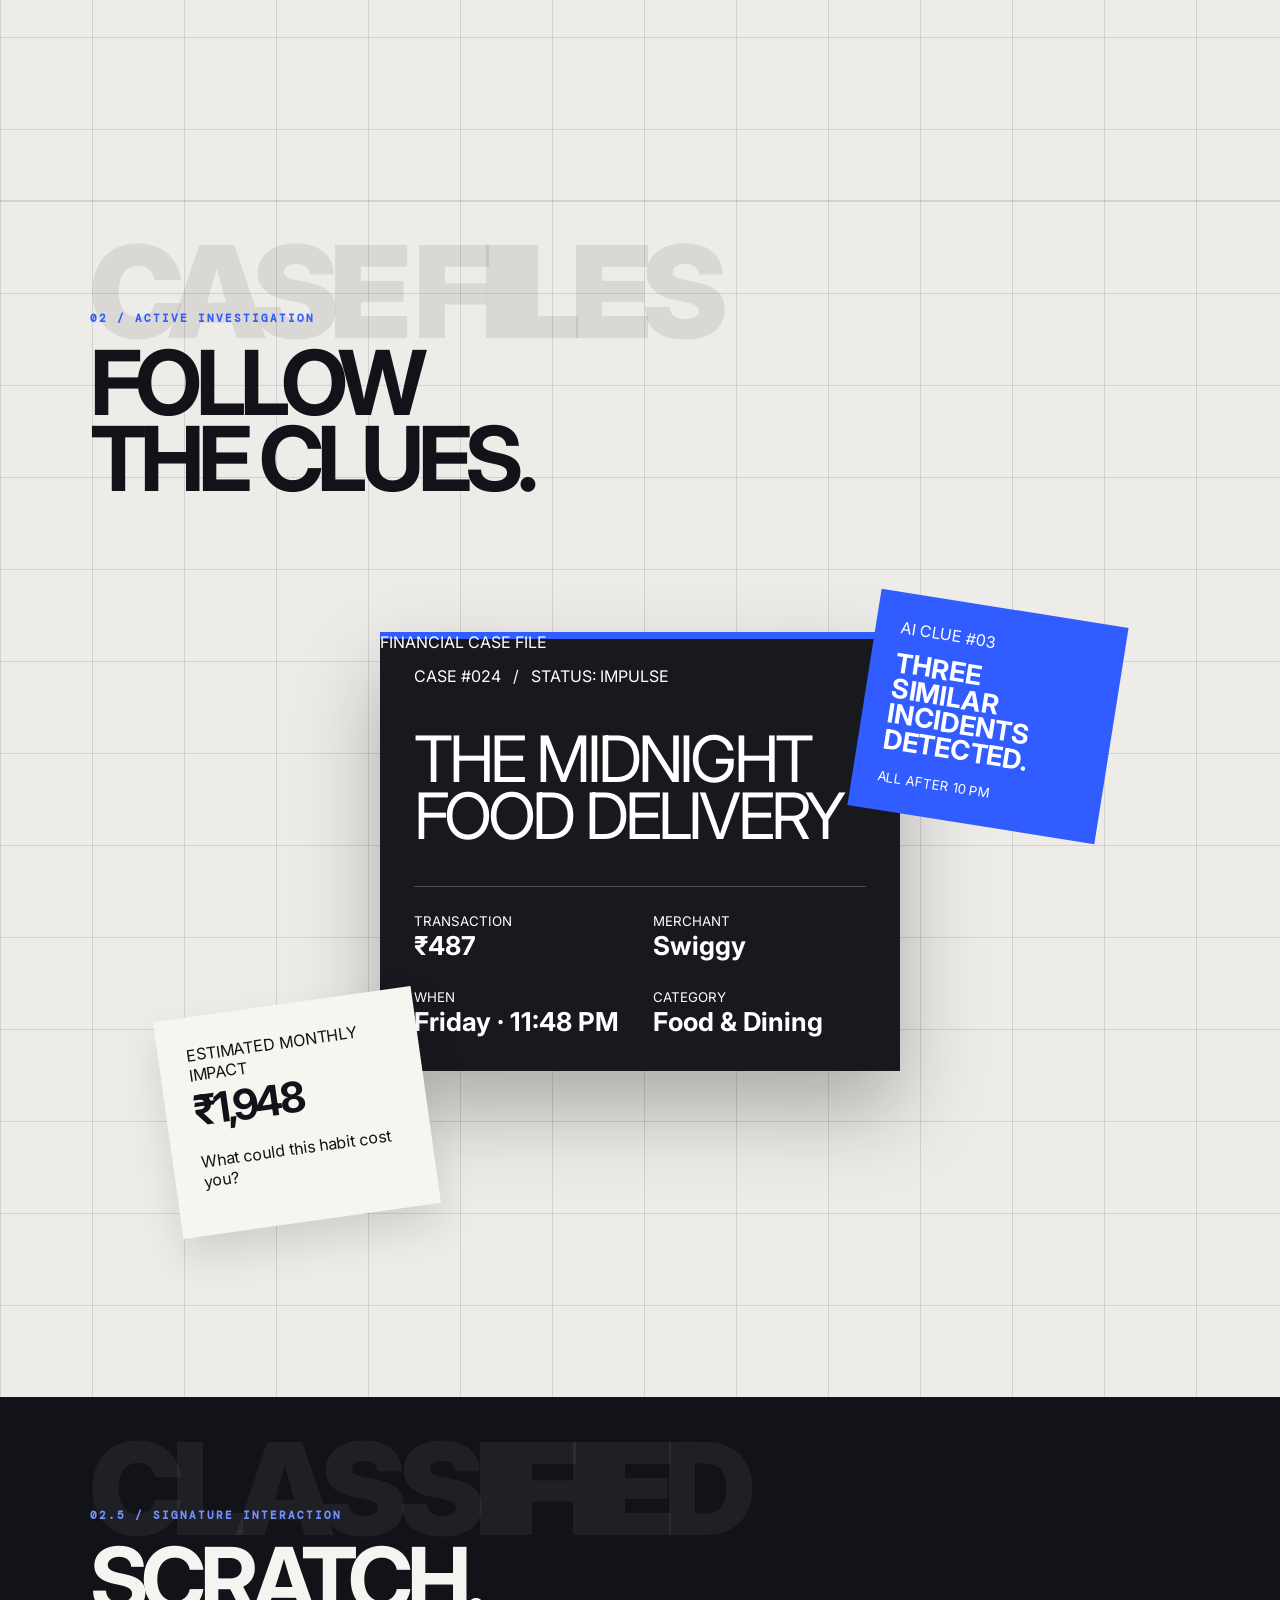
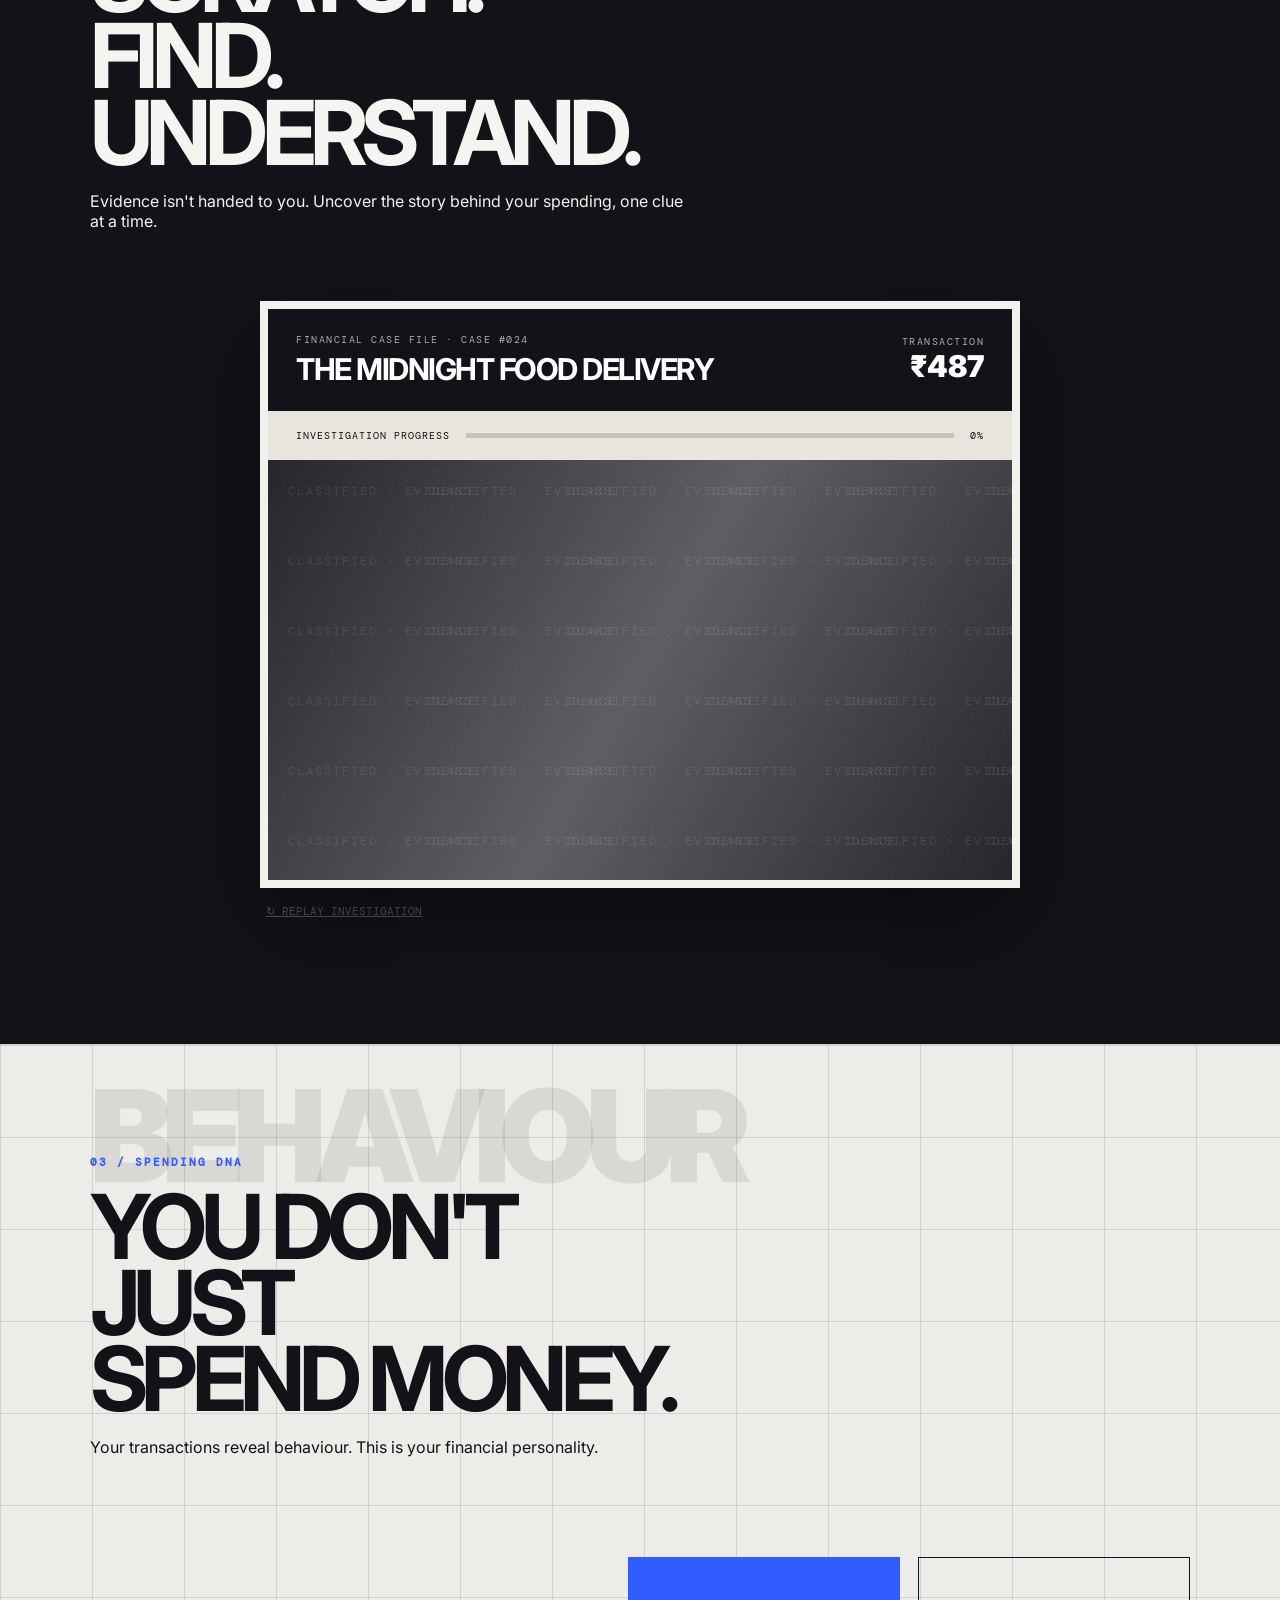
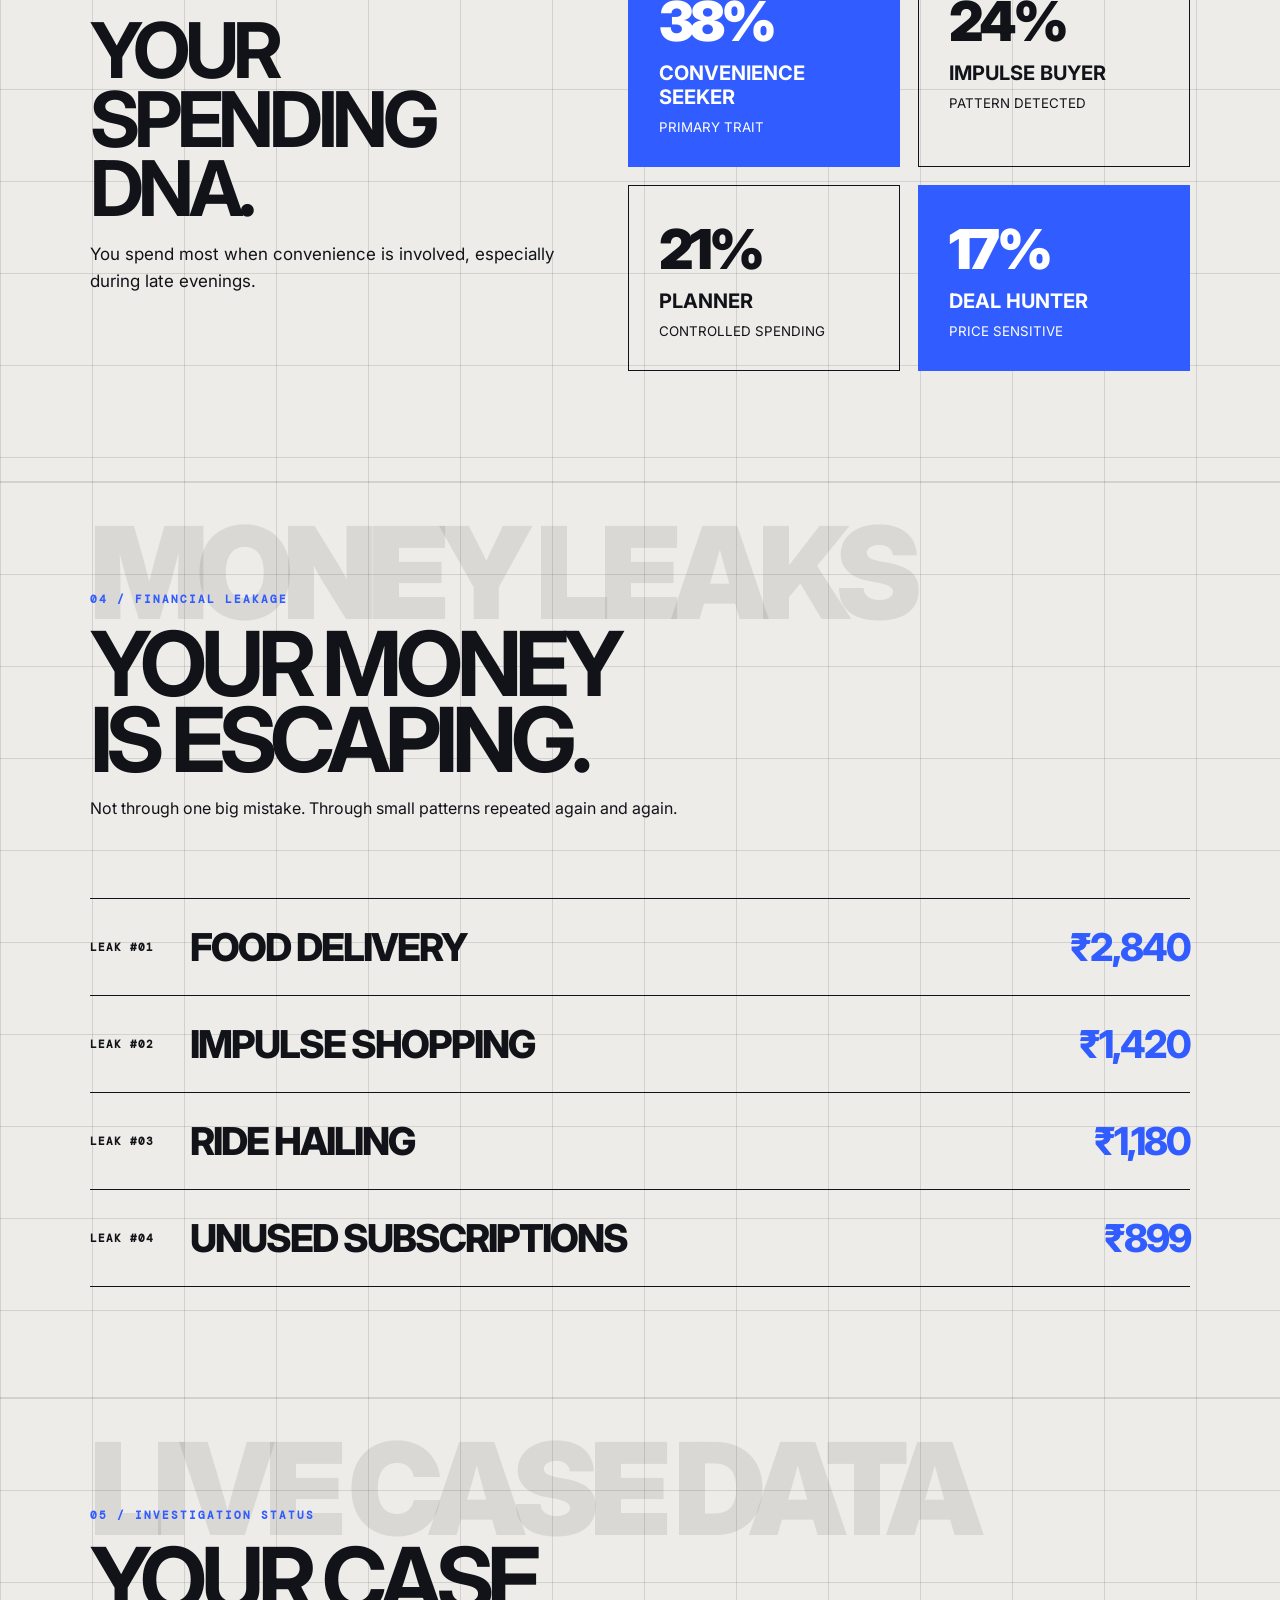
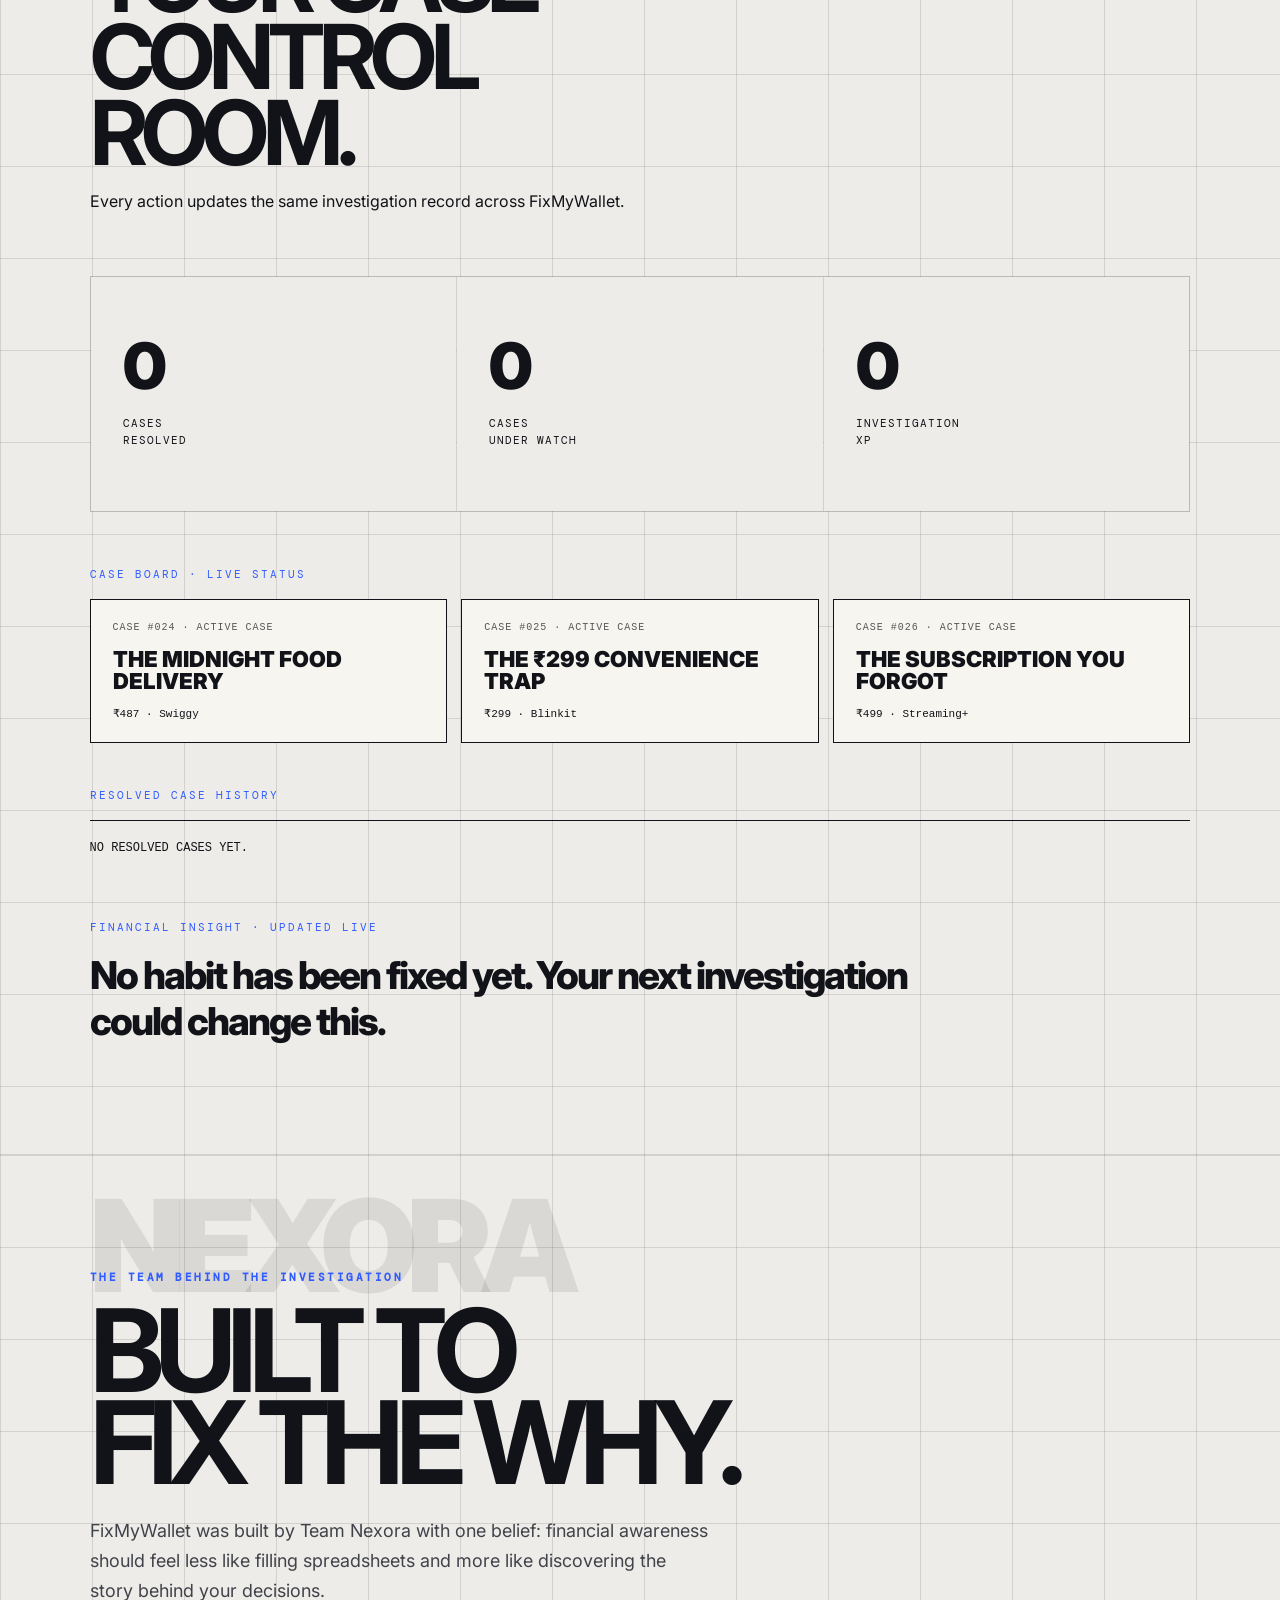
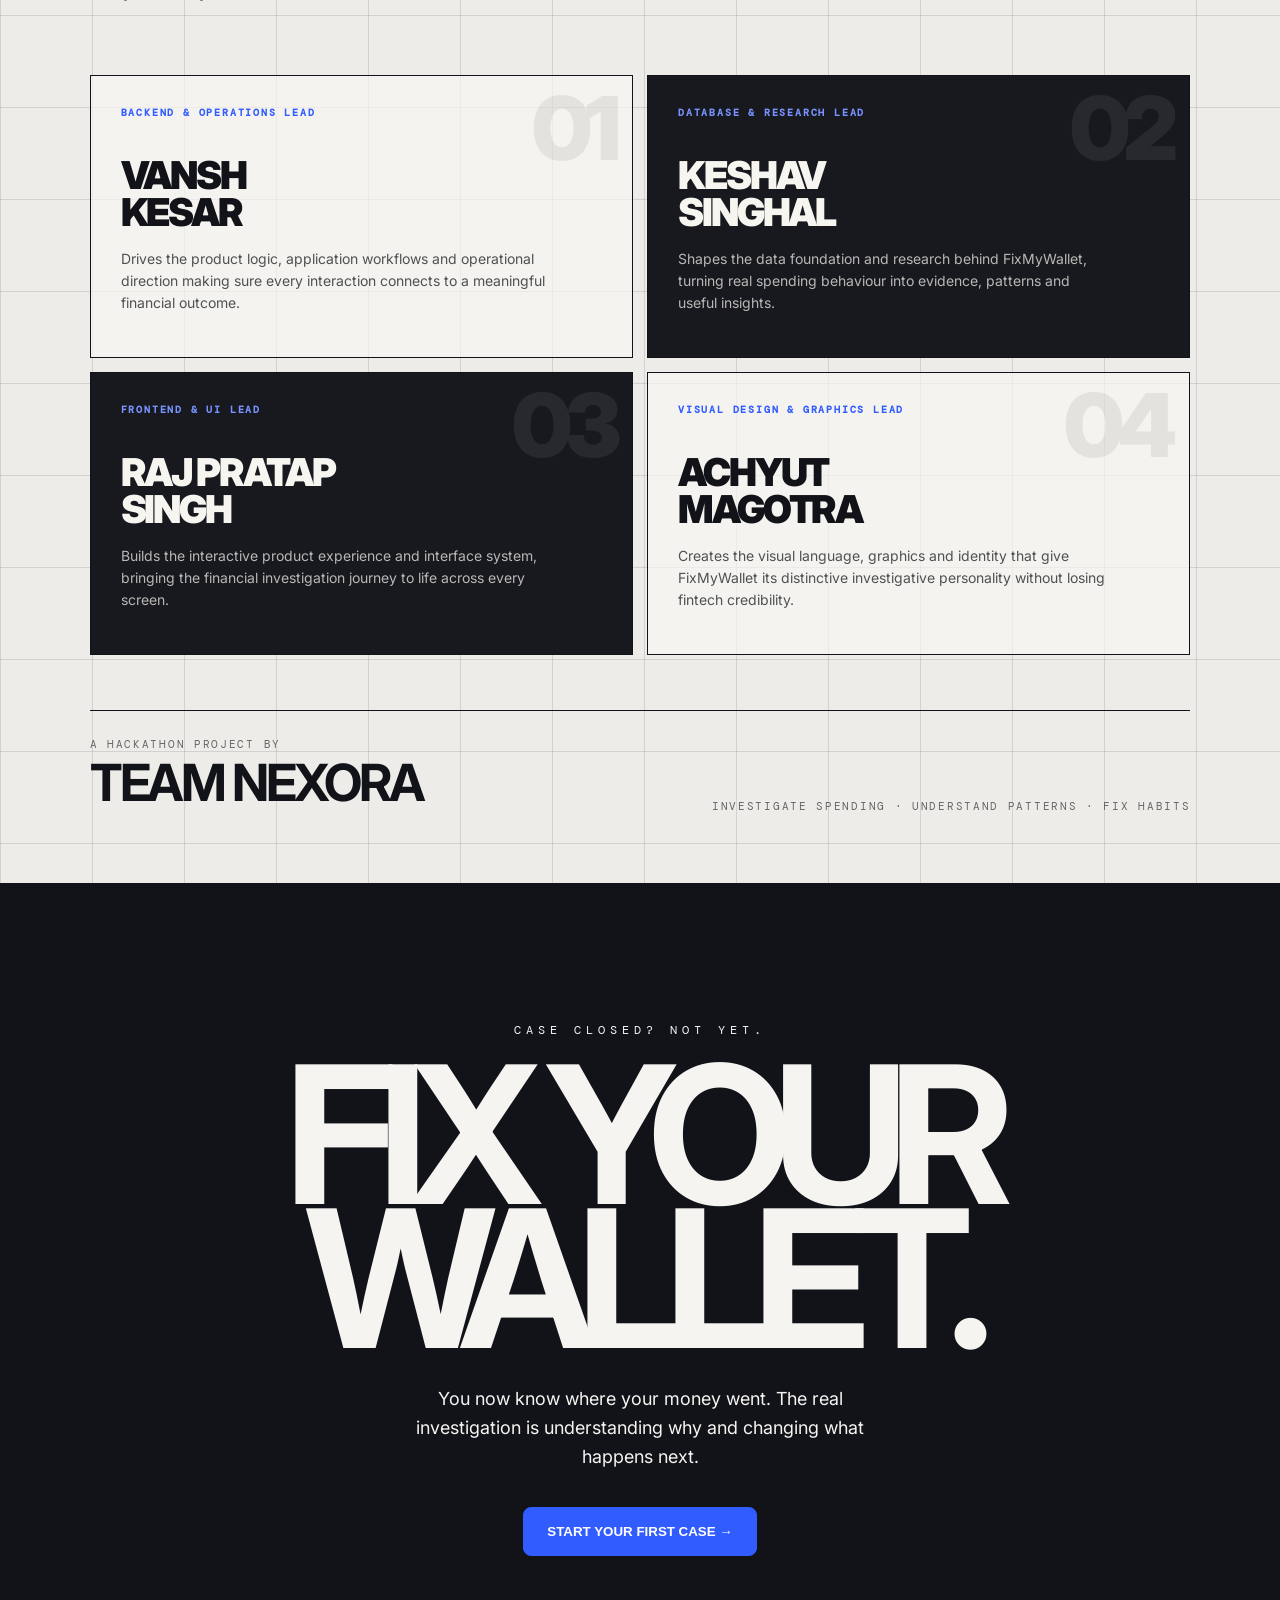
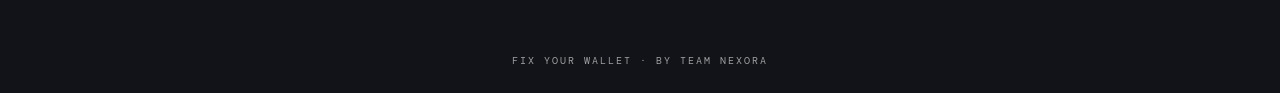
<file: FixMyWallet_FINAL_FIXED (2).html>
<!DOCTYPE html>

<html lang="en">
<head>
<meta charset="utf-8"/>
<meta content="width=device-width, initial-scale=1.0" name="viewport"/>
<title>FixMyWallet Financial Case Files</title>
<link href="https://fonts.googleapis.com" rel="preconnect"/>
<link href="https://fonts.googleapis.com/css2?family=DM+Mono:wght@400;500&amp;family=Inter:wght@400;500;600;700;800;900&amp;display=swap" rel="stylesheet"/>
<style>
:root{
  --ink:#111318; --paper:#eeece8; --blue:#315cff; --line:rgba(17,19,24,.12);
}
*{box-sizing:border-box} html{scroll-behavior:smooth}
body{margin:0;background:var(--paper);color:var(--ink);font-family:Inter,Arial,sans-serif;overflow-x:hidden}
body:before{content:"";position:fixed;inset:0;pointer-events:none;opacity:.07;z-index:20;
background-image:url("data:image/svg+xml,%3Csvg viewBox='0 0 180 180' xmlns='http://www.w3.org/2000/svg'%3E%3Cfilter id='n'%3E%3CfeTurbulence type='fractalNoise' baseFrequency='.9' numOctaves='4' stitchTiles='stitch'/%3E%3C/filter%3E%3Crect width='100%25' height='100%25' filter='url(%23n)' opacity='.6'/%3E%3C/svg%3E")}
.grid{background-image:linear-gradient(var(--line) 1px,transparent 1px),linear-gradient(90deg,var(--line) 1px,transparent 1px);background-size:92px 92px}
nav{position:fixed;top:0;left:0;width:100%;height:76px;display:flex;align-items:center;justify-content:space-between;padding:0 9%;z-index:10;background:rgba(238,236,232,.84);backdrop-filter:blur(14px);border-bottom:1px solid rgba(17,19,24,.07)}
.logo{font-size:25px;font-weight:900;letter-spacing:-1.5px}.logo span{color:var(--blue)}
.navlinks{display:flex;gap:34px;font-size:13px;font-weight:700}.navlinks a{color:inherit;text-decoration:none}
.navbtn{background:var(--ink);color:#fff;border:none;border-radius:8px;padding:12px 18px;font-weight:700}
.hero{min-height:100vh;position:relative;padding:145px 7% 80px;display:flex;align-items:center;justify-content:center;overflow:hidden}
.eyebrow{font-family:"DM Mono";letter-spacing:5px;font-size:12px;text-align:center;margin-bottom:24px}
.hero-copy{text-align:center;position:relative;z-index:2}
.hero h1{font-size:clamp(74px,12vw,205px);line-height:.78;letter-spacing:-.085em;margin:0;font-weight:900}
.hero h1 .blue{color:var(--blue)}
.hero p{font-size:18px;font-weight:500;margin:35px auto 28px;max-width:530px;line-height:1.55}
.ctas{display:flex;justify-content:center;gap:12px}.cta{padding:16px 23px;border-radius:8px;font-weight:700;border:1px solid var(--ink);background:transparent}.cta.primary{background:var(--blue);border-color:var(--blue);color:#fff}
.file{position:absolute;width:250px;padding:23px 24px;border-radius:3px;box-shadow:0 22px 50px rgba(0,0,0,.18);transition:.4s ease;z-index:3}
.file:hover{transform:scale(1.06) rotate(0)!important;z-index:6}
.file.dark{background:#17191e;color:#f6f5f2}.file.blue{background:linear-gradient(135deg,#2342bf,#4d7cff);color:white}.file.light{background:#f8f7f4;border:1px solid #c9c6c0}
.file .meta{font-family:"DM Mono";font-size:10px;letter-spacing:1.8px;opacity:.68}.file h3{font-size:26px;line-height:.95;letter-spacing:-1.5px;margin:17px 0 26px}.amount{font-size:37px;font-weight:900;letter-spacing:-2px}.file small{display:block;margin-top:7px;opacity:.7;font-family:"DM Mono"}
.f1{left:3%;top:27%;transform:rotate(-11deg)}.f2{right:5%;top:24%;transform:rotate(10deg)}.f3{left:10%;bottom:4%;transform:rotate(8deg)}.f4{right:10%;bottom:3%;transform:rotate(-9deg)}
.marker{position:absolute;color:var(--blue);font-size:90px;font-weight:900;transform:rotate(25deg);opacity:.9}.m1{left:37%;top:25%}.m2{right:32%;bottom:14%;transform:rotate(-25deg)}
.section{min-height:100vh;padding:110px 7%;position:relative;overflow:hidden;border-top:1px solid rgba(17,19,24,.12)}
.biglabel{position:absolute;top:40px;left:7%;font-size:clamp(60px,10vw,160px);font-weight:900;letter-spacing:-.08em;line-height:.8;color:rgba(17,19,24,.09);white-space:nowrap}
.section-intro{position:relative;z-index:2;max-width:610px}.section-intro .meta{font-family:"DM Mono";letter-spacing:2px;font-size:11px;color:var(--blue);font-weight:700}.section-intro h2{font-size:clamp(50px,7vw,105px);line-height:.85;letter-spacing:-.07em;margin:20px 0}
.statrow{display:grid;grid-template-columns:repeat(3,1fr);gap:1px;background:var(--line);border:1px solid var(--line);margin-top:65px;position:relative;z-index:2}
.stat{background:var(--paper);padding:50px 32px;min-height:220px}.stat .num{font-size:clamp(45px,5vw,78px);font-weight:900;letter-spacing:-4px}.stat p{font-family:"DM Mono";font-size:11px;letter-spacing:1px;line-height:1.6}
.case-stage{height:760px;position:relative;margin-top:30px}
.maincase{position:absolute;width:min(520px,80vw);background:#17191e;color:white;padding:34px;left:50%;top:105px;transform:translateX(-50%);box-shadow:0 40px 80px rgba(0,0,0,.28);z-index:4}
.maincase:before{content:"FINANCIAL CASE FILE";position:absolute;top:0;left:0;right:0;height:7px;background:var(--blue)}
.case-title{font-size:clamp(38px,5vw,72px);line-height:.88;letter-spacing:-.06em;margin:45px 0 42px}.case-grid{display:grid;grid-template-columns:1fr 1fr;gap:25px;border-top:1px solid #4c4d52;padding-top:23px}.case-grid b{font-size:26px}.clue{background:var(--blue);color:white;position:absolute;width:250px;right:7%;top:80px;padding:25px;transform:rotate(9deg);z-index:5}.clue h4{font-size:27px;line-height:.95;margin:13px 0}.impact{position:absolute;width:260px;left:7%;bottom:65px;background:#f7f5f0;padding:28px;transform:rotate(-8deg);box-shadow:0 20px 40px rgba(0,0,0,.12);z-index:5}.impact strong{font-size:42px;letter-spacing:-3px}
.dna-wrap{display:grid;grid-template-columns:1fr 1.2fr;gap:70px;align-items:center;margin-top:100px;position:relative;z-index:2}.dna-grid{display:grid;grid-template-columns:1fr 1fr;gap:18px}.dna-card{padding:30px;border:1px solid var(--ink);min-height:180px;transition:.3s}.dna-card:hover{transform:translateY(-8px)}.dna-card:nth-child(1),.dna-card:nth-child(4){background:var(--blue);color:#fff;border-color:var(--blue)}.dna-card .pct{font-size:55px;font-weight:900;letter-spacing:-4px}.dna-card h3{font-size:20px;margin:7px 0}.leaks{margin-top:80px;display:grid;gap:0;border-top:1px solid var(--ink);position:relative;z-index:2}.leak{display:grid;grid-template-columns:100px 1fr auto;align-items:center;padding:25px 0;border-bottom:1px solid var(--ink);font-size:clamp(25px,3vw,46px);font-weight:800;letter-spacing:-2px}.leak small{font-family:"DM Mono";font-size:11px;letter-spacing:1px}.leak .price{color:var(--blue)}
.final{background:#111318;color:#f5f4f1;min-height:90vh;display:flex;flex-direction:column;justify-content:center;align-items:center;text-align:center}.final h2{font-size:clamp(80px,15vw,220px);line-height:.75;letter-spacing:-.1em;margin:0}.final p{max-width:470px;font-size:18px;line-height:1.6;margin:35px}.final .cta{background:var(--blue);border-color:var(--blue);color:#fff}
@media(max-width:800px){nav{padding:0 5%}.navlinks{display:none}.hero{padding:120px 5% 60px}.file{width:180px;padding:17px}.file h3{font-size:19px}.amount{font-size:28px}.f1{left:-8%;top:23%}.f2{right:-10%;top:30%}.f3{display:none}.f4{right:0;bottom:6%}.marker{display:none}.section{padding:95px 6%}.statrow{grid-template-columns:1fr}.case-stage{height:700px}.clue{right:-12%;top:30px;width:220px}.impact{left:-8%;bottom:40px;width:230px}.maincase{top:170px}.dna-wrap{grid-template-columns:1fr;margin-top:65px}.leak{grid-template-columns:55px 1fr;gap:8px}.leak .price{grid-column:2}.navbtn{font-size:11px;padding:10px 12px}}

/* SCRATCH-TO-REVEAL INVESTIGATION */
.scratch-section{background:#111318;color:#f5f4f1}
.scratch-section .biglabel{color:rgba(255,255,255,.06)}
.scratch-demo{margin:70px auto 0;max-width:760px;position:relative}
.scratch-shell{background:#f3f1ed;color:#111318;padding:8px;box-shadow:0 35px 90px rgba(0,0,0,.35);position:relative}
.scratch-header{background:#111318;color:#fff;padding:24px 28px;display:flex;justify-content:space-between;align-items:center}
.scratch-header h3{margin:5px 0 0;font-size:30px;letter-spacing:-1.5px}
.scratch-header .meta{font-family:"DM Mono";font-size:10px;letter-spacing:1.5px;opacity:.65}
.progress-wrap{padding:18px 28px;background:#e8e5df;display:flex;align-items:center;gap:16px;font-family:"DM Mono";font-size:10px;letter-spacing:1px}
.progress-bar{height:5px;background:#c6c3bc;flex:1}.progress-fill{height:100%;width:0;background:#315cff;transition:width .15s}
.scratch-area{height:420px;position:relative;overflow:hidden;background:#d7d4ce;touch-action:none}
.evidence-layer{position:absolute;inset:0;padding:35px;background:linear-gradient(135deg,#f7f6f3,#e6e3dd)}
.evidence-grid{display:grid;grid-template-columns:1fr 1fr;gap:0;height:100%;border:1px solid #c8c4bd}
.evidence{padding:20px;border-right:1px solid #c8c4bd;border-bottom:1px solid #c8c4bd;opacity:.18;transform:translateY(10px);transition:opacity .5s,transform .5s}
.evidence.show{opacity:1;transform:none}.evidence:nth-child(even){border-right:0}
.evidence small{font-family:"DM Mono";font-size:10px;letter-spacing:1.4px;color:#315cff}.evidence b{display:block;font-size:20px;line-height:1.1;margin-top:8px}.evidence strong{font-size:32px;letter-spacing:-2px}
#scratchCanvas{position:absolute;inset:0;width:100%;height:100%;cursor:crosshair}
.scratch-done{display:none;padding:32px;background:#315cff;color:#fff;animation:rise .6s ease forwards}
.scratch-done.show{display:block}.scratch-done h2{font-size:58px;line-height:.85;letter-spacing:-4px;margin:12px 0}.solve-chain{display:flex;align-items:center;gap:14px;flex-wrap:wrap;font-weight:800;font-size:18px}.solve-chain span{opacity:.55}
.fixbox{margin-top:25px;padding-top:20px;border-top:1px solid rgba(255,255,255,.35);max-width:600px}.fixbox p{font-size:17px;line-height:1.5}.scratch-actions{display:flex;gap:10px;margin-top:20px;flex-wrap:wrap}.scratch-actions button{padding:13px 18px;border:1px solid #fff;background:transparent;color:#fff;font-weight:800}.scratch-actions button:first-child{background:#fff;color:#315cff}
.replay{background:none;border:0;text-decoration:underline;font-family:"DM Mono";font-size:11px;cursor:pointer;margin:15px 0;color:#555}
@keyframes rise{from{opacity:0;transform:translateY(15px)}to{opacity:1;transform:none}}
@media(max-width:700px){.scratch-area{height:560px}.evidence-grid{grid-template-columns:1fr}.evidence{min-height:70px;padding:13px;border-right:0}.scratch-header{padding:20px}.scratch-header h3{font-size:23px}.evidence b{font-size:17px}}

/* TRANSACTIONS MODULE */
.tx-trigger{position:absolute;top:22px;right:24px;display:flex;align-items:center;gap:9px;background:#fff;border:1px solid #d9d9d9;padding:10px 14px;font-family:inherit;font-weight:800;font-size:13px;cursor:pointer;z-index:20;transition:.2s;box-shadow:0 5px 18px rgba(0,0,0,.06)}
.tx-trigger:hover{transform:translateY(-2px);border-color:#315cff;box-shadow:0 9px 25px rgba(49,92,255,.14)}
.tx-trigger svg{width:17px;height:17px}
.tx-modal{position:fixed;inset:0;background:rgba(10,14,25,.45);z-index:1000;display:none;backdrop-filter:blur(4px)}
.tx-modal.open{display:block}
.tx-panel{position:absolute;right:0;top:0;width:min(1050px,100%);height:100%;background:#f7f5f0;overflow:auto;padding:32px;box-shadow:-20px 0 60px rgba(0,0,0,.22);animation:slidePanel .35s ease}
@keyframes slidePanel{from{transform:translateX(100%)}to{transform:translateX(0)}}
.tx-head{display:flex;justify-content:space-between;align-items:flex-start;border-bottom:1px solid #111318;padding-bottom:24px;margin-bottom:22px}.tx-head h2{font-size:42px;letter-spacing:-2px;margin:5px 0}.tx-close{border:1px solid #111318;background:transparent;width:40px;height:40px;font-size:22px;cursor:pointer}
.tx-summary{display:grid;grid-template-columns:repeat(4,1fr);gap:12px;margin-bottom:22px}.tx-sum{background:#fff;border:1px solid #dedede;padding:18px}.tx-sum small{font-family:monospace;font-size:10px}.tx-sum b{font-size:24px;display:block;margin-top:7px}
.tx-controls{display:flex;flex-wrap:wrap;gap:9px;margin-bottom:18px}.tx-controls input,.tx-controls select{padding:11px;border:1px solid #cfcfcf;background:#fff;font:inherit}.tx-controls input[type=search]{min-width:220px}.filter-chip{border:1px solid #111318;background:transparent;padding:9px 12px;font-size:11px;font-family:monospace;cursor:pointer}.filter-chip.active,.filter-chip:hover{background:#111318;color:#fff}
.tx-table{background:#fff;border:1px solid #dedede}.tx-row{display:grid;grid-template-columns:2.2fr 1.3fr 1fr 1fr .8fr;gap:14px;align-items:center;padding:17px 18px;border-bottom:1px solid #eee;cursor:pointer;transition:.15s}.tx-row:hover{background:#f4f6ff}.tx-row:last-child{border-bottom:0}.tx-merchant{font-weight:800}.tx-meta{font-family:monospace;font-size:10px;color:#737373;margin-top:4px}.credit{color:#149b5f}.debit{color:#d94b4b}.neutral{color:#747474}.badge{font-family:monospace;font-size:9px;padding:5px 7px;border:1px solid currentColor;display:inline-block}
.tx-detail{display:none;margin-top:22px;background:#111318;color:#fff;padding:28px}.tx-detail.show{display:block}.tx-detail-grid{display:grid;grid-template-columns:repeat(2,1fr);gap:20px;margin-top:22px}.tx-detail small{font-family:monospace;color:#a8a8a8;font-size:10px;display:block;margin-bottom:5px}.tx-detail b{font-size:16px}.tx-empty{padding:45px;text-align:center;font-family:monospace;color:#777}
@media(max-width:700px){.tx-panel{padding:20px}.tx-head h2{font-size:32px}.tx-summary{grid-template-columns:repeat(2,1fr)}.tx-row{grid-template-columns:1.7fr 1fr}.tx-row>*:nth-child(2),.tx-row>*:nth-child(5){display:none}.tx-trigger{top:12px;right:12px}.tx-trigger span{display:none}}

/* FIX: Transactions button placement reserved space, no overlap */
.tx-trigger{
  position:fixed !important;
  top:24px !important;
  right:32px !important;
  z-index:50 !important;
}
@media(max-width:700px){
  .tx-trigger{
    position:fixed !important;
    top:auto !important;
    bottom:18px !important;
    right:18px !important;
  }
  .tx-trigger span{display:inline !important;}
}
/* Reserve header space so content never sits underneath the Transactions trigger */
header, .topbar, .dashboard-header, .hero, main > section:first-of-type{
  padding-right:190px;
}
@media(max-width:700px){
  header, .topbar, .dashboard-header, .hero, main > section:first-of-type{
    padding-right:20px;
  }
}

/* FINAL PLACEMENT: Transactions button moved toward upper-middle */
.tx-trigger{
  position:fixed !important;
  top:24px !important;
  left:58% !important;
  right:auto !important;
  transform:translateX(-50%) !important;
}
.tx-trigger:hover{
  transform:translateX(-50%) translateY(-2px) !important;
}
@media(max-width:900px){
  .tx-trigger{
    left:62% !important;
  }
}
@media(max-width:700px){
  .tx-trigger{
    left:auto !important;
    right:18px !important;
    bottom:18px !important;
    top:auto !important;
    transform:none !important;
  }
  .tx-trigger:hover{transform:translateY(-2px) !important;}
}

/* APPROVED TRANSACTIONS BUTTON PLACEMENT */
.tx-trigger{
  position: fixed !important;
  top: 24px !important;
  left: 76% !important;
  right: auto !important;
  bottom: auto !important;
  transform: translateX(-50%) !important;
  z-index: 50 !important;
}
.tx-trigger:hover{
  transform: translateX(-50%) translateY(-2px) !important;
}
@media(max-width:1100px){
  .tx-trigger{left:72% !important;}
}
@media(max-width:800px){
  .tx-trigger{
    left:auto !important;
    right:18px !important;
    top:auto !important;
    bottom:18px !important;
    transform:none !important;
  }
  .tx-trigger:hover{transform:translateY(-2px) !important;}
}

/* FINAL MICRO-ADJUSTMENT: move + INVESTIGATE slightly right */
button[class*="investigate"], .investigate-btn, #investigateBtn {
  position: relative;
  left: 18px;
}

/* FUNCTIONAL INVESTIGATION FLOW preserves existing visual identity */
.inv-overlay{position:fixed;inset:0;background:rgba(8,10,15,.72);backdrop-filter:blur(8px);z-index:5000;display:none;align-items:center;justify-content:center;padding:24px}
.inv-overlay.open{display:flex}
.inv-window{width:min(850px,96vw);max-height:92vh;overflow:auto;background:#f7f5f0;border:1px solid #111318;box-shadow:0 35px 100px rgba(0,0,0,.45);animation:invIn .35s ease}
@keyframes invIn{from{opacity:0;transform:translateY(18px) scale(.98)}to{opacity:1;transform:none}}
.inv-top{display:flex;justify-content:space-between;align-items:center;padding:22px 28px;border-bottom:1px solid #111318;background:#fff}
.inv-close{border:1px solid #111318;background:transparent;width:40px;height:40px;font-size:22px;cursor:pointer}
.inv-body{padding:38px}
.inv-step{display:none}.inv-step.active{display:block;animation:invFade .35s ease}
@keyframes invFade{from{opacity:0;transform:translateX(12px)}to{opacity:1;transform:none}}
.inv-kicker{font-family:monospace;font-size:11px;letter-spacing:2px;color:#315cff;margin-bottom:14px}
.inv-title{font-size:clamp(40px,6vw,76px);line-height:.88;letter-spacing:-.06em;margin:0 0 22px}
.inv-clue{border:1px solid #111318;background:#fff;padding:26px;margin:18px 0;cursor:pointer;transition:.2s}
.inv-clue:hover{transform:translateX(5px);border-color:#315cff}
.inv-clue.revealed{background:#315cff;color:#fff}
.inv-clue small{font-family:monospace;letter-spacing:1px;display:block;opacity:.7;margin-bottom:10px}
.inv-clue .detail{display:none;margin-top:12px;font-size:16px;line-height:1.5}
.inv-clue.revealed .detail{display:block}
.inv-actions{display:flex;gap:12px;justify-content:flex-end;margin-top:28px;flex-wrap:wrap}
.inv-actions button{padding:14px 20px;border:1px solid #111318;background:transparent;font-weight:900;cursor:pointer;font-family:inherit}
.inv-actions .primary{background:#315cff;color:#fff;border-color:#315cff}
.inv-actions button:disabled{opacity:.4;cursor:not-allowed}
.inv-progress{height:5px;background:#ddd;margin-bottom:28px}.inv-progress>div{height:100%;background:#315cff;width:0;transition:.35s}
.inv-reward{background:#111318;color:#fff;padding:34px;margin-top:20px}
.inv-reward strong{color:#8fa6ff;font-size:48px}


/* CASES SCREEN integrated with existing FixMyWallet style */
.cases-overlay{position:fixed;inset:0;background:#f7f5f0;z-index:4900;display:none;overflow:auto;padding:32px}
.cases-overlay.open{display:block;animation:casesIn .35s ease}
@keyframes casesIn{from{opacity:0;transform:translateY(10px)}to{opacity:1;transform:none}}
.cases-wrap{max-width:1180px;margin:auto}.cases-head{display:flex;justify-content:space-between;align-items:flex-start;border-bottom:1px solid #111318;padding-bottom:26px;margin-bottom:28px}
.cases-head h2{font-size:clamp(46px,7vw,88px);letter-spacing:-.065em;line-height:.85;margin:8px 0}
.cases-back{padding:12px 17px;border:1px solid #111318;background:transparent;font-weight:800;cursor:pointer}
.cases-grid{display:grid;grid-template-columns:repeat(3,1fr);gap:16px}
.case-select{border:1px solid #111318;background:#fff;padding:25px;text-align:left;cursor:pointer;min-height:270px;display:flex;flex-direction:column;transition:.2s;font-family:inherit}
.case-select:hover:not(.locked){transform:translateY(-5px);box-shadow:0 16px 30px rgba(0,0,0,.1)}
.case-select.locked{opacity:.55;cursor:not-allowed;background:#eee}
.case-select.completed{border-color:#315cff}.case-select.inprogress{border-color:#d58b22}
.case-num{font-family:monospace;font-size:11px;letter-spacing:1.5px;color:#315cff}.case-select h3{font-size:26px;letter-spacing:-1px;margin:16px 0 10px}.case-desc{color:#666;line-height:1.5;flex:1}
.case-tags{display:flex;gap:8px;margin:16px 0}.case-tag{font-family:monospace;font-size:9px;padding:6px 8px;border:1px solid #bbb}
.case-action{padding:11px 13px;background:#111318;color:#fff;border:0;font-weight:900;cursor:pointer;font-family:inherit}.case-select.completed .case-action{background:#315cff}.case-select.locked .case-action{background:#999}
.case-detail-view{display:none;max-width:850px;margin:auto}.case-detail-view.open{display:block}.case-list-view.hidden{display:none}
.case-detail-card{background:#fff;border:1px solid #111318;padding:40px}.case-detail-card h2{font-size:clamp(42px,7vw,76px);letter-spacing:-.06em;line-height:.88;margin:15px 0}
.case-info-grid{display:grid;grid-template-columns:repeat(2,1fr);gap:14px;margin:28px 0}.case-info{padding:18px;background:#f3f1ec}.case-info small{font-family:monospace;font-size:10px;display:block;margin-bottom:6px}
@media(max-width:800px){.cases-overlay{padding:20px}.cases-grid{grid-template-columns:1fr}.case-info-grid{grid-template-columns:1fr}}

/* FINANCIAL DETECTIVE LEAGUE GAMIFICATION LAYER */
.league-panel{border:1px solid #111318;background:#111318;color:#fff;padding:26px;margin-bottom:24px;position:relative;overflow:hidden}
.league-panel:after{content:"DETECTIVE";position:absolute;right:-12px;top:8px;font-size:64px;font-weight:900;letter-spacing:-4px;opacity:.05}
.league-kicker,.mission-kicker{font-family:monospace;font-size:10px;letter-spacing:2px;color:#91a7ff}
.league-row{display:flex;justify-content:space-between;gap:20px;align-items:end;position:relative}
.league-rank{font-size:30px;font-weight:900;letter-spacing:-1px}.league-meta{font-family:monospace;font-size:11px;color:#bbb}
.xp-track{height:8px;background:#343842;margin-top:14px;overflow:hidden}.xp-fill{height:100%;background:#315cff;transition:width .5s ease}
.league-stats{display:flex;gap:22px;margin-top:18px;flex-wrap:wrap}.league-stat b{display:block;font-size:20px}.league-stat span{font-size:10px;font-family:monospace;color:#aaa;letter-spacing:1px}
.game-map{display:grid;grid-template-columns:1.25fr .75fr;gap:20px;margin-bottom:24px}.daily-mission,.badge-vault{border:1px solid #111318;background:#fff;padding:24px}
.daily-mission h3,.badge-vault h3{font-size:25px;margin:8px 0}.mission-reward{font-family:monospace;color:#315cff;font-weight:900}
.mission-btn{padding:11px 16px;border:1px solid #111318;background:#315cff;color:#fff;font-weight:900;cursor:pointer;margin-top:12px}
.badge-list{display:flex;gap:8px;flex-wrap:wrap}.badge-item{width:64px;height:64px;border:1px solid #111318;display:flex;align-items:center;justify-content:center;font-size:26px;position:relative}.badge-item.locked{filter:grayscale(1);opacity:.25}.badge-item span{display:none;position:absolute;font-size:9px;background:#111;color:#fff;padding:5px;bottom:-28px;z-index:3}.badge-item:hover span{display:block}
.coin{color:#b67a12}.case-progress{height:4px;background:#ddd;margin:10px 0}.case-progress>div{height:100%;background:#315cff;transition:.4s}
.case-rewards{font-family:monospace;font-size:10px;margin:8px 0;color:#666}
.game-toast{position:fixed;top:28px;left:50%;transform:translateX(-50%) translateY(-20px);background:#111318;color:#fff;padding:16px 24px;z-index:9000;opacity:0;pointer-events:none;transition:.35s;border:1px solid #315cff}.game-toast.show{opacity:1;transform:translateX(-50%) translateY(0)}
.quiz-option{display:block;width:100%;text-align:left;padding:16px;margin:10px 0;border:1px solid #111318;background:#fff;font-weight:700;cursor:pointer}.quiz-option:hover{background:#f1f4ff}.quiz-option.correct{background:#dff7e6;border-color:#259a55}.quiz-option.wrong{background:#ffe7e7;border-color:#d64b4b}
@media(max-width:800px){.game-map{grid-template-columns:1fr}.league-row{align-items:start;flex-direction:column}.league-panel:after{display:none}}


/* CASE ENGINE V2 + STATEMENT IMPORT */
.case-game-overlay{position:fixed;inset:0;background:rgba(7,12,22,.76);z-index:99999;display:none;overflow:auto;padding:28px}
.case-game-overlay.open{display:block}.case-game{max-width:900px;margin:20px auto;background:#fff;border:1px solid #111;padding:34px;box-shadow:0 30px 100px rgba(0,0,0,.25)}
.cg-top{display:flex;justify-content:space-between;gap:16px;align-items:start}.cg-kicker{font-family:monospace;font-size:11px;letter-spacing:2px;color:#315cff}
.cg-title{font-size:38px;line-height:1.05;margin:8px 0 14px}.cg-story{font-size:17px;color:#555;line-height:1.65}
.cg-progress{height:7px;background:#e8e8e8;margin:20px 0}.cg-progress i{display:block;height:100%;background:#315cff;transition:.35s}
.evidence-box{border:1px solid #111;padding:18px;margin:14px 0;background:#fafbff}.evidence-box h4{margin:0 0 8px}.evidence-list{display:grid;grid-template-columns:repeat(2,1fr);gap:10px}.evidence-item{border:1px solid #ddd;padding:12px;background:#fff;cursor:pointer}.evidence-item:hover{border-color:#315cff;background:#f3f6ff}
.cg-question{font-size:23px;font-weight:800;margin:20px 0 12px}.cg-option{width:100%;text-align:left;padding:15px;border:1px solid #111;background:#fff;margin:8px 0;cursor:pointer;font-weight:700}.cg-option:hover{background:#f2f5ff}.cg-option.selected{border-color:#315cff;background:#eaf0ff}.cg-option.correct{border-color:#159947;background:#e7f8ed}.cg-option.wrong{border-color:#d44;background:#ffeaea}
.cg-next,.cg-close{padding:13px 18px;border:1px solid #111;background:#111;color:#fff;font-weight:900;cursor:pointer}.cg-next:disabled{opacity:.35;cursor:not-allowed}.cg-result{text-align:center;padding:24px}.score-grid{display:grid;grid-template-columns:repeat(3,1fr);gap:10px;margin:20px 0}.score-grid div{border:1px solid #111;padding:16px}.score-grid b{display:block;font-size:24px}
.tx-addbar{display:flex;gap:10px;flex-wrap:wrap;margin:16px 0}.tx-addbar button{padding:10px 14px;border:1px solid #111;background:#fff;font-weight:800;cursor:pointer}.tx-addbar button.primary{background:#315cff;color:#fff}
.tx-form{display:none;border:1px solid #111;padding:16px;margin:12px 0;background:#fafbff}.tx-form.open{display:block}.tx-form-grid{display:grid;grid-template-columns:repeat(2,1fr);gap:10px}.tx-form input,.tx-form select,.tx-form textarea{padding:10px;border:1px solid #bbb;width:100%;box-sizing:border-box}.import-note{font-size:12px;color:#666;margin:8px 0}
@media(max-width:700px){.case-game-overlay{padding:10px}.case-game{padding:20px}.cg-title{font-size:30px}.evidence-list,.score-grid,.tx-form-grid{grid-template-columns:1fr}}


/* ABOUT NEXORA */
.about-section{min-height:100vh;padding:115px 7% 70px;position:relative;overflow:hidden;border-top:1px solid rgba(17,19,24,.12)}
.about-section .about-top{max-width:760px;position:relative;z-index:2}
.about-kicker{font-family:"DM Mono";letter-spacing:2.5px;font-size:11px;color:var(--blue);font-weight:700;margin-bottom:20px}
.about-section h2{font-size:clamp(58px,9vw,135px);line-height:.8;letter-spacing:-.075em;margin:0 0 28px}
.about-section .about-intro{font-size:18px;line-height:1.65;max-width:620px;color:#41434a}
.team-grid{position:relative;z-index:2;display:grid;grid-template-columns:repeat(2,minmax(0,1fr));gap:14px;margin-top:70px}
.team-card{min-height:270px;padding:30px;border:1px solid var(--ink);background:rgba(248,247,244,.68);position:relative;overflow:hidden;transition:transform .35s ease,box-shadow .35s ease}
.team-card:hover{transform:translateY(-8px);box-shadow:0 24px 50px rgba(17,19,24,.12)}
.team-card:nth-child(2),.team-card:nth-child(3){background:#17191e;color:#f7f5f0}
.team-card:before{content:attr(data-no);position:absolute;right:18px;top:8px;font-size:88px;font-weight:900;letter-spacing:-7px;opacity:.07;line-height:1}
.team-role{font-family:"DM Mono";font-size:10px;letter-spacing:1.8px;color:var(--blue);font-weight:700;position:relative;z-index:1}
.team-card:nth-child(2) .team-role,.team-card:nth-child(3) .team-role{color:#7893ff}
.team-name{font-size:clamp(28px,3vw,45px);line-height:.95;letter-spacing:-.055em;font-weight:900;margin:38px 0 18px;position:relative;z-index:1}
.team-desc{max-width:430px;line-height:1.55;font-size:14px;opacity:.72;position:relative;z-index:1}
.nexora-signature{position:relative;z-index:2;margin-top:55px;padding-top:26px;border-top:1px solid var(--ink);display:flex;justify-content:space-between;align-items:end;gap:20px}
.nexora-signature .mini{font-family:"DM Mono";font-size:11px;letter-spacing:1.7px;color:#666}
.nexora-signature strong{font-size:clamp(30px,4vw,55px);letter-spacing:-.06em}
.footer-credit{position:absolute;bottom:26px;left:50%;transform:translateX(-50%);font-family:"DM Mono";font-size:10px;letter-spacing:2px;white-space:nowrap;opacity:.62}
@media(max-width:800px){.team-grid{grid-template-columns:1fr}.about-section{padding:100px 6% 70px}.nexora-signature{align-items:start;flex-direction:column}.footer-credit{font-size:8px;letter-spacing:1.2px}}


/* DEMO JOURNEY + AI + CASE CONNECTION */
.demo-fab{position:fixed;right:30px;bottom:28px;z-index:9999;background:linear-gradient(135deg,#121722,#1d2940);color:#fff;border:1px solid rgba(111,145,255,.55);padding:15px 22px;font-family:"DM Mono",monospace;font-size:11px;font-weight:800;letter-spacing:1.6px;box-shadow:0 18px 45px rgba(17,25,45,.28),inset 0 1px 0 rgba(255,255,255,.1);cursor:pointer;transition:transform .25s ease,box-shadow .25s ease,border-color .25s ease;border-radius:2px}
.demo-fab:hover{transform:translateY(-4px);background:linear-gradient(135deg,#1b2740,#3158cf);border-color:#9ab0ff;box-shadow:0 24px 55px rgba(49,88,207,.32),inset 0 1px 0 rgba(255,255,255,.16)}.demo-fab:active{transform:translateY(-1px) scale(.98)}
.demo-overlay{position:fixed;inset:0;background:rgba(10,13,18,.72);backdrop-filter:blur(9px);z-index:10000;display:none;align-items:center;justify-content:center;padding:20px}
.demo-overlay.show{display:flex}
.demo-modal{max-width:640px;width:100%;background:#f5f3ef;border:1px solid #fff;padding:42px;position:relative;box-shadow:0 30px 90px rgba(0,0,0,.4)}
.demo-modal .kicker{font-family:monospace;color:#3158cf;letter-spacing:2px;font-size:11px;font-weight:bold}
.demo-modal h2{font-size:48px;line-height:.9;margin:16px 0 26px;letter-spacing:-.06em}
.demo-step{padding:15px 0;border-bottom:1px solid #d5d4d0;font-weight:700;display:flex;gap:14px;align-items:center}
.demo-step.active{color:#3158cf}
.demo-step b{font-family:monospace;font-size:11px;min-width:35px}
.demo-close{position:absolute;right:18px;top:14px;border:0;background:none;font-size:22px;cursor:pointer}
.ai-quick{display:flex;flex-wrap:wrap;gap:8px;margin-top:14px}
.ai-quick button{background:transparent;border:1px solid #222;padding:10px 12px;font-weight:700;cursor:pointer}
.ai-quick button:hover{background:#222;color:white}
.ai-answer{margin-top:14px;padding:18px;border-left:3px solid #3158cf;background:#f1f2f5;line-height:1.55;display:none}
.impact-toast{position:fixed;left:50%;top:50%;transform:translate(-50%,-50%) scale(.9);opacity:0;z-index:10001;background:#151920;color:#fff;padding:36px;max-width:480px;width:90%;text-align:center;transition:.35s}
.impact-toast.show{opacity:1;transform:translate(-50%,-50%) scale(1)}
.impact-toast h3{font-size:34px;margin:0 0 16px}
.impact-stats{display:flex;justify-content:space-around;margin:20px 0;font-weight:800}


/* AUTH EXPERIENCE */
.auth-overlay{position:fixed;inset:0;z-index:20000;background:#f5f3ef;display:none;overflow:auto}
.auth-overlay.show{display:block}
.auth-shell{min-height:100vh;display:grid;grid-template-columns:1.05fr .95fr}
.auth-brand{background:#111722;color:#f8f7f3;padding:52px 8%;display:flex;flex-direction:column;justify-content:space-between;position:relative;overflow:hidden}
.auth-brand:before{content:"FIX";position:absolute;font-size:34vw;font-weight:900;letter-spacing:-.12em;right:-4vw;bottom:-8vw;opacity:.045;line-height:1}
.auth-logo{font-size:25px;font-weight:900;letter-spacing:-1.5px;position:relative;z-index:1}.auth-logo span{color:#7392ff}
.auth-brand-main{position:relative;z-index:1;max-width:650px}
.auth-brand .auth-kicker{font-family:"DM Mono",monospace;font-size:11px;letter-spacing:2px;color:#8ba4ff;margin-bottom:22px}
.auth-brand h1{font-size:clamp(52px,7vw,100px);line-height:.86;letter-spacing:-.075em;margin:0 0 30px}
.auth-brand p{font-size:17px;line-height:1.6;max-width:470px;color:#c1c5cf}
.auth-proof{position:relative;z-index:1;display:flex;gap:24px;font-family:"DM Mono",monospace;font-size:10px;letter-spacing:1px;color:#9da5b5}
.auth-panel{padding:45px 11%;display:flex;align-items:center;justify-content:center}
.auth-box{width:100%;max-width:430px}
.auth-close{border:0;background:none;font-size:25px;cursor:pointer;float:right;color:#333}
.auth-tabs{display:flex;border-bottom:1px solid #d7d5d0;margin-bottom:35px;gap:28px}
.auth-tab{border:0;background:none;padding:0 0 13px;font-family:"DM Mono",monospace;font-size:11px;font-weight:800;letter-spacing:1.4px;cursor:pointer;color:#858585;border-bottom:2px solid transparent}
.auth-tab.active{color:#111722;border-color:#3158cf}
.auth-title{font-size:42px;line-height:.95;letter-spacing:-.06em;margin:0 0 12px}
.auth-sub{color:#666;line-height:1.55;margin-bottom:28px}
.auth-form{display:none}.auth-form.active{display:block}
.auth-field{margin-bottom:16px}.auth-field label{display:block;font-family:"DM Mono",monospace;font-size:10px;font-weight:800;letter-spacing:1.3px;margin-bottom:8px}
.auth-field input{width:100%;box-sizing:border-box;padding:14px 15px;border:1px solid #c8c7c3;background:#fff;font:inherit;outline:none;transition:.2s}
.auth-field input:focus{border-color:#3158cf;box-shadow:0 0 0 3px rgba(49,88,207,.08)}
.auth-submit{width:100%;padding:15px;border:0;background:#111722;color:#fff;font-weight:800;letter-spacing:.3px;cursor:pointer;margin-top:5px;transition:.2s}
.auth-submit:hover{background:#3158cf;transform:translateY(-1px)}
.auth-note{font-size:11px;color:#777;line-height:1.5;margin-top:20px;text-align:center}
.auth-success{display:none;padding:16px;margin-top:16px;background:#edf7ef;border-left:3px solid #2d8a4a;font-size:13px}
.auth-success.show{display:block}
.auth-user{display:none;align-items:center;gap:10px;margin-left:12px;font-family:"DM Mono",monospace;font-size:10px;letter-spacing:1px}
.auth-user button{border:1px solid #aaa;background:transparent;padding:7px 10px;cursor:pointer;font-size:10px}
@media(max-width:800px){.auth-shell{grid-template-columns:1fr}.auth-brand{min-height:340px;padding:38px 8%}.auth-panel{padding:45px 8%}.auth-brand h1{font-size:58px}.auth-proof{flex-wrap:wrap}}


/* PREMIUM PROFILE — RESERVED TOP RIGHT SPACE */
/* Keep the account control visually separate from Transactions and Investigate */
nav{padding-right:calc(9% + 92px) !important}
.navbtn{margin-right:12px !important}

.profile-corner{
  position:fixed;
  top:14px;
  right:28px;
  z-index:200;
  display:none;
  align-items:center;
}
.profile-trigger{
  width:48px;
  height:48px;
  padding:0;
  border-radius:50%;
  display:grid;
  place-items:center;
  cursor:pointer;
  border:1px solid rgba(17,23,34,.12);
  background:rgba(255,255,255,.76);
  backdrop-filter:blur(16px) saturate(1.25);
  box-shadow:0 10px 28px rgba(15,22,35,.14), inset 0 1px 0 rgba(255,255,255,.9);
  transition:transform .22s ease, box-shadow .22s ease, border-color .22s ease;
}
.profile-trigger:hover{
  transform:translateY(-2px) scale(1.03);
  border-color:rgba(49,92,255,.5);
  box-shadow:0 15px 35px rgba(49,92,255,.18), inset 0 1px 0 rgba(255,255,255,.95);
}
.profile-trigger:active{transform:scale(.96)}
.profile-avatar{
  width:38px;
  height:38px;
  border-radius:50%;
  color:#fff;
  display:grid;
  place-items:center;
  font-family:"DM Mono",monospace;
  font-size:11px;
  font-weight:800;
  letter-spacing:.5px;
  background:linear-gradient(135deg,#111722 0%,#26345d 55%,#315cff 100%);
  position:relative;
  box-shadow:0 3px 10px rgba(17,23,34,.25);
}
.profile-avatar:after{
  content:"";
  position:absolute;
  width:9px;
  height:9px;
  right:-1px;
  bottom:0;
  border-radius:50%;
  background:#31c77b;
  border:2px solid #fff;
}
.profile-label{display:none}
.profile-menu{
  display:none;
  position:absolute;
  right:0;
  top:60px;
  width:238px;
  padding:8px;
  border:1px solid rgba(17,23,34,.12);
  border-radius:16px;
  background:rgba(248,247,243,.94);
  backdrop-filter:blur(18px);
  box-shadow:0 24px 55px rgba(0,0,0,.18);
  overflow:hidden;
  animation:profileMenuIn .2s ease;
}
@keyframes profileMenuIn{from{opacity:0;transform:translateY(-7px) scale(.98)}to{opacity:1;transform:none}}
.profile-menu.show{display:block}
.profile-menu-head{
  padding:13px 14px 14px;
  border-bottom:1px solid rgba(17,23,34,.09);
  font-family:"DM Mono",monospace;
  font-size:9px;
  line-height:1.55;
  letter-spacing:1px;
  color:#6d7280;
  overflow:hidden;
  text-overflow:ellipsis;
}
.profile-menu button{
  width:100%;
  text-align:left;
  border:0;
  border-radius:10px;
  background:transparent;
  padding:12px 13px;
  font-family:inherit;
  font-size:12px;
  font-weight:800;
  letter-spacing:.15px;
  cursor:pointer;
  transition:background .18s ease,color .18s ease,transform .18s ease;
}
.profile-menu button:hover{background:#111722;color:#fff;transform:translateX(2px)}
@media(max-width:1100px){
  nav{padding-right:calc(5% + 76px) !important}
  .profile-corner{right:16px}
  .profile-trigger{width:44px;height:44px}
  .profile-avatar{width:35px;height:35px}
}
@media(max-width:800px){
  nav{padding-right:18% !important}
  .profile-corner{top:12px;right:14px}
  .profile-trigger{width:42px;height:42px}
  .profile-avatar{width:33px;height:33px;font-size:10px}
  .profile-menu{width:220px;top:52px}
}

/* NAV ACTION BALANCE: Investigate centered between Transactions and Profile */
nav .navbtn{
  position:fixed !important;
  top:14px !important;
  left:86% !important;
  right:auto !important;
  margin:0 !important;
  transform:translateX(-50%) !important;
  z-index:120 !important;
  white-space:nowrap;
  box-shadow:0 10px 24px rgba(17,19,24,.14);
}
nav .navbtn:hover{
  transform:translateX(-50%) translateY(-2px) !important;
}
@media(max-width:1200px){
  nav .navbtn{left:84% !important;}
}
@media(max-width:950px){
  nav .navbtn{position:relative !important;top:auto !important;left:auto !important;transform:none !important;margin-right:58px !important;}
  nav .navbtn:hover{transform:translateY(-2px) !important;}
}
@media(max-width:800px){
  nav .navbtn{display:none;}
}



/* FINAL NAV LAYOUT — INVESTIGATE REMOVED, TRANSACTIONS CENTERED IN THE AVAILABLE ACTION SPACE */
/* The Transactions control sits between the navigation links and premium profile without overlap. */
nav .navbtn{display:none !important;}
.tx-trigger{
  position:fixed !important;
  top:14px !important;
  left:78% !important;
  right:auto !important;
  bottom:auto !important;
  transform:translateX(-50%) !important;
  z-index:120 !important;
  white-space:nowrap !important;
}
.tx-trigger:hover{transform:translateX(-50%) translateY(-2px) !important;}
@media(max-width:1200px){
  .tx-trigger{left:75% !important;}
}
@media(max-width:1000px){
  .tx-trigger{left:72% !important;}
}
@media(max-width:800px){
  .tx-trigger{
    left:auto !important;
    right:74px !important;
    top:12px !important;
    bottom:auto !important;
    transform:none !important;
  }
  .tx-trigger:hover{transform:translateY(-2px) !important;}
  .tx-trigger span{display:none !important;}
}

/* FINAL TRANSACTION POSITION — BELOW PROFILE, WITH CLEAR VERTICAL GAP */
/* Profile stays top-right. Transactions sits directly below it so neither control overlaps. */
.tx-trigger{
  position:fixed !important;
  top:76px !important;
  right:28px !important;
  left:auto !important;
  bottom:auto !important;
  transform:none !important;
  z-index:120 !important;
  white-space:nowrap !important;
}
.tx-trigger:hover{transform:translateY(-2px) !important;}
@media(max-width:1100px){
  .tx-trigger{right:16px !important; top:70px !important;}
}
@media(max-width:800px){
  .tx-trigger{right:14px !important; top:66px !important;}
  .tx-trigger span{display:none !important;}
}


/* HEALTHY ENGAGEMENT MECHANICS */
.variable-payout{margin:18px auto;padding:18px;border:1px solid #315cff;background:#eef2ff;max-width:460px;animation:payoutReveal .6s cubic-bezier(.2,.8,.2,1)}
.variable-payout.rare{background:#111318;color:#fff;border-color:#91a7ff}.variable-payout span,.variable-payout em{display:block;font:10px monospace;letter-spacing:1.5px}.variable-payout strong{display:block;font-size:28px;margin:7px 0}
@keyframes payoutReveal{0%{opacity:0;transform:scale(.92)}65%{transform:scale(1.03)}100%{opacity:1;transform:scale(1)}}
.engage-fab{position:fixed;left:24px;bottom:24px;z-index:9998;border:1px solid #111;background:#fff;padding:12px 16px;font:800 11px Inter;letter-spacing:1px;cursor:pointer}
.engage-panel{position:fixed;left:24px;bottom:70px;width:min(390px,calc(100vw - 48px));background:#f7f5f0;border:1px solid #111;box-shadow:0 25px 70px rgba(0,0,0,.22);z-index:9998;display:none;padding:20px}.engage-panel.show{display:block}
.engage-panel h3{margin:5px 0 16px;font-size:28px;letter-spacing:-1px}.engage-kicker{font:10px monospace;color:#315cff;letter-spacing:2px}
.squad-row{display:flex;align-items:center;gap:10px;padding:10px 0;border-bottom:1px solid #ddd}.squad-row:last-child{border:0}.squad-rank{width:24px;font-family:monospace}.squad-name{flex:1;font-weight:800}.squad-bar{width:90px;height:5px;background:#ddd}.squad-bar i{display:block;height:100%;background:#315cff}
.garden-alert{border:1px dashed #9b7d45;padding:14px;margin:14px 0;background:#fff7e8}.garden-alert button,.share-case-btn{margin-top:8px;padding:10px 13px;border:1px solid #111;background:#111;color:#fff;font-weight:800;cursor:pointer}
.cliffhanger{border-left:3px solid #315cff;padding:12px 14px;background:#f1f4ff;margin:16px 0;font-size:13px;line-height:1.5}
.milestone-overlay{position:fixed;inset:0;z-index:120000;background:rgba(8,10,15,.92);display:none;place-items:center;color:#fff;text-align:center}.milestone-overlay.show{display:grid;animation:milestoneIn .45s ease}.milestone-card{padding:50px;max-width:620px}.milestone-card .burst{font-size:80px;animation:burst 1s ease infinite alternate}.milestone-card h2{font-size:clamp(54px,9vw,110px);line-height:.8;margin:10px 0;letter-spacing:-.08em}.milestone-card button{padding:13px 20px;border:1px solid #fff;background:#fff;color:#111;font-weight:900;cursor:pointer}
@keyframes milestoneIn{from{opacity:0}to{opacity:1}}@keyframes burst{to{transform:scale(1.15) rotate(8deg)}}
.share-card{width:720px;max-width:100%;background:#111318;color:#fff;padding:42px;border-top:9px solid #315cff;font-family:Inter}.share-card .stamp{font:11px monospace;letter-spacing:3px;color:#91a7ff}.share-card h1{font-size:54px;line-height:.9;margin:28px 0}.share-card .share-grid{display:grid;grid-template-columns:repeat(3,1fr);border-top:1px solid #555;padding-top:20px;gap:15px}.share-card b{font-size:26px;display:block}.share-card small{font:10px monospace;color:#aaa}

</style>
</head>
<body>
<div class="profile-corner" id="profileCorner">
<button aria-label="Open profile menu" class="profile-trigger" id="profileTrigger" type="button">
<div class="profile-avatar" id="profileAvatar" title="Your profile">U</div>
<div class="profile-label" id="profileName">PROFILE</div>
</button>
<div class="profile-menu" id="profileMenu">
<div class="profile-menu-head" id="profileEmail">INVESTIGATOR PROFILE</div>
<button id="profileDashboard">⌂ DASHBOARD</button>
<button id="profileCases">◈ MY CASES</button>
<button id="profileLogout">↗ LOG OUT</button>
</div>
</div>
<!-- LOGIN / SIGN UP -->
<div class="auth-user" id="authUser"><span id="authUserName"></span><button id="logoutBtn">LOG OUT</button></div>
<div class="auth-overlay" id="authOverlay">
<div class="auth-shell">
<div class="auth-brand">
<div class="auth-logo">fix<span>my</span>wallet</div>
<div class="auth-brand-main">
<div class="auth-kicker">PERSONAL FINANCIAL INVESTIGATION</div>
<h1>KNOW WHERE.<br/>KNOW WHY.<br/>FIX WHAT'S NEXT.</h1>
<p>Your money leaves patterns. FixMyWallet helps you investigate them, understand your habits and make smarter decisions one case at a time.</p>
</div>
<div class="auth-proof"><span>SECURE DEMO ACCESS</span><span>YOUR DATA STAYS LOCAL</span><span>TEAM NEXORA</span></div>
</div>
<div class="auth-panel">
<div class="auth-box">
<button class="auth-close" id="authClose" title="Close">×</button>
<div class="auth-tabs">
<button class="auth-tab active" data-auth="login">LOG IN</button>
<button class="auth-tab" data-auth="signup">CREATE ACCOUNT</button>
</div>
<form class="auth-form active" id="loginForm">
<h2 class="auth-title">WELCOME BACK.</h2>
<p class="auth-sub">Continue your financial investigation.</p>
<div class="auth-field"><label>EMAIL ADDRESS</label><input id="loginEmail" placeholder="you@example.com" required="" type="email"/></div>
<div class="auth-field"><label>PASSWORD</label><input id="loginPassword" placeholder="Enter your password" required="" type="password"/></div>
<button class="auth-submit" type="submit">CONTINUE INVESTIGATION →</button>
<div class="auth-success" id="loginSuccess"></div>
<div class="auth-note">Demo authentication is stored locally in your browser.</div>
</form>
<form class="auth-form" id="signupForm">
<h2 class="auth-title">OPEN YOUR CASE.</h2>
<p class="auth-sub">Create your FixMyWallet investigator profile.</p>
<div class="auth-field"><label>FULL NAME</label><input id="signupName" placeholder="Your name" required="" type="text"/></div>
<div class="auth-field"><label>EMAIL ADDRESS</label><input id="signupEmail" placeholder="you@example.com" required="" type="email"/></div>
<div class="auth-field"><label>PASSWORD</label><input id="signupPassword" minlength="4" placeholder="Create a password" required="" type="password"/></div>
<button class="auth-submit" type="submit">CREATE ACCOUNT →</button>
<div class="auth-success" id="signupSuccess"></div>
<div class="auth-note">For the hackathon demo, account data is saved locally. A real backend can replace this layer later.</div>
</form>
</div>
</div>
</div>
</div>
<button class="tx-trigger" id="transactionsBtn" title="View Transactions">
<svg fill="none" stroke="currentColor" stroke-width="2" viewbox="0 0 24 24"><rect height="14" rx="2" width="18" x="3" y="5"></rect><path d="M3 10h18"></path><path d="M7 15h3"></path></svg><span>Transactions</span></button>
<nav>
<div class="logo">fix<span>my</span>wallet</div>
<div class="navlinks">
<a href="#cases">CASES</a><a href="#dna">SPENDING DNA</a><a href="#leaks">MONEY LEAKS</a><a href="#mission">MISSION</a><a href="#about">ABOUT</a>
</div>
</nav>
<section class="hero grid">
<div class="file dark f1"><div class="meta">CASE #024 · SUSPICIOUS</div><h3>THE MIDNIGHT<br/>FOOD DELIVERY</h3><div class="amount">₹487</div><small>SWIGGY · 11:48 PM</small></div>
<div class="file blue f2"><div class="meta">PATTERN DETECTED</div><h3>68% OF IMPULSE SPENDING HAPPENS AFTER 8 PM.</h3><small>THIS MONTH'S EVIDENCE →</small></div>
<div class="file light f3"><div class="meta">MONEY LEAK</div><h3>₹6,240 QUIETLY LEAVING YOUR WALLET.</h3></div>
<div class="file dark f4"><div class="meta">AI CLUE</div><h3>3 SIMILAR FOOD ORDERS AFTER 10 PM.</h3><small>EST. IMPACT ₹1,948 / MONTH</small></div>
<div class="marker m1">×</div><div class="marker m2">↗</div>
<div class="hero-copy">
<div class="eyebrow">A FINANCIAL INVESTIGATION SYSTEM</div>
<h1>FIX<span class="blue">MY</span><br/>WALLET</h1>
<p>Your money left clues. We found them.</p>
<div class="ctas"><button class="cta primary">START INVESTIGATING →</button><button class="cta">VIEW ALL CASES</button></div>
</div>
</section>
<section class="section grid">
<div class="biglabel">THE EVIDENCE</div>
<div class="section-intro">
<div class="meta">01 / THIS MONTH</div>
<h2>YOUR MONEY<br/>LEFT A TRAIL.</h2>
<p>We turned your transactions into evidence, patterns and financial case files.</p>
</div>
<div class="statrow">
<div class="stat"><div class="num">₹42,850</div><p>MONEY<br/>INVESTIGATED</p></div>
<div class="stat"><div class="num">17</div><p>CASES<br/>FOUND</p></div>
<div class="stat"><div class="num">₹6,240</div><p>POTENTIAL<br/>LEAKAGE</p></div>
</div>
</section>
<section class="section grid" id="cases">
<div class="biglabel">CASE FILES</div>
<div class="section-intro"><div class="meta">02 / ACTIVE INVESTIGATION</div><h2>FOLLOW<br/>THE CLUES.</h2></div>
<div class="case-stage">
<div class="clue"><div class="meta">AI CLUE #03</div><h4>THREE SIMILAR INCIDENTS DETECTED.</h4><small>ALL AFTER 10 PM</small></div>
<div class="maincase">
<div class="meta">CASE #024   /   STATUS: IMPULSE</div>
<div class="case-title">THE MIDNIGHT<br/>FOOD DELIVERY</div>
<div class="case-grid"><div><small>TRANSACTION</small><br/><b>₹487</b></div><div><small>MERCHANT</small><br/><b>Swiggy</b></div><div><small>WHEN</small><br/><b>Friday · 11:48 PM</b></div><div><small>CATEGORY</small><br/><b>Food &amp; Dining</b></div></div>
</div>
<div class="impact"><div class="meta">ESTIMATED MONTHLY IMPACT</div><strong>₹1,948</strong><p>What could this habit cost you?</p></div>
</div>
</section>
<section class="section scratch-section grid" id="scratch">
<div class="biglabel">CLASSIFIED</div>
<div class="section-intro">
<div class="meta" style="color:#7390ff">02.5 / SIGNATURE INTERACTION</div>
<h2>SCRATCH.<br/>FIND.<br/>UNDERSTAND.</h2>
<p>Evidence isn't handed to you. Uncover the story behind your spending, one clue at a time.</p>
</div>
<div class="scratch-demo">
<div class="scratch-shell">
<div class="scratch-header">
<div><div class="meta">FINANCIAL CASE FILE · CASE #024</div><h3>THE MIDNIGHT FOOD DELIVERY</h3></div>
<div style="text-align:right"><div class="meta">TRANSACTION</div><div style="font-size:30px;font-weight:900">₹487</div></div>
</div>
<div class="progress-wrap"><span>INVESTIGATION PROGRESS</span><div class="progress-bar"><div class="progress-fill" id="progressFill"></div></div><span id="progressText">0%</span></div>
<div class="scratch-area" id="scratchArea">
<div class="evidence-layer">
<div class="evidence-grid">
<div class="evidence" data-stage="1"><small>LAYER 01 · TRANSACTION</small><b>₹487 · Swiggy</b><small>FRIDAY · 11:48 PM</small></div>
<div class="evidence" data-stage="2"><small>LAYER 02 · CONTEXT</small><b>LATE-NIGHT PURCHASE</b><small>3 SIMILAR INCIDENTS THIS MONTH</small></div>
<div class="evidence" data-stage="3"><small>LAYER 03 · PATTERN</small><b>68% OF FOOD DELIVERY HAPPENS AFTER 9 PM.</b></div>
<div class="evidence" data-stage="4"><small>LAYER 04 · ANNUAL IMPACT</small><strong>₹18,756 / YEAR</strong><small>IF THIS PATTERN CONTINUES</small></div>
</div>
</div>
<canvas id="scratchCanvas"></canvas>
</div>
<div class="scratch-done" id="scratchDone">
<div class="meta">INVESTIGATION COMPLETE · CASE #024</div>
<h2>CASE SOLVED.</h2>
<div style="font-size:24px;font-weight:800;margin-bottom:20px">THE MIDNIGHT FOOD DELIVERY</div>
<div class="solve-chain"><span>₹487</span> ↓ <span>3 similar purchases</span> ↓ <span>₹1,563/month</span> ↓ <b>₹18,756/year</b></div>
<div class="fixbox"><div class="meta">THE FIX</div><p>Set a late-night food budget of ₹300 and prepare an alternative before 10 PM.</p></div>
<div class="scratch-actions"><button disabled="" id="fixHabitBtn">FIX THIS HABIT</button><button disabled="" id="watchCaseBtn">KEEP WATCHING</button><button id="nextCase">CASE #025 →</button></div>
</div>
</div>
<button class="replay" id="replayScratch">↻ REPLAY INVESTIGATION</button>
</div>
</section>
<section class="section grid" id="dna">
<div class="biglabel">BEHAVIOUR</div>
<div class="section-intro"><div class="meta">03 / SPENDING DNA</div><h2>YOU DON'T JUST<br/>SPEND MONEY.</h2><p>Your transactions reveal behaviour. This is your financial personality.</p></div>
<div class="dna-wrap">
<div><h2 style="font-size:clamp(48px,6vw,88px);line-height:.9;letter-spacing:-.07em;margin:0">YOUR<br/>SPENDING<br/>DNA.</h2><p style="font-size:17px;line-height:1.6">You spend most when convenience is involved, especially during late evenings.</p></div>
<div class="dna-grid">
<div class="dna-card"><div class="pct">38%</div><h3>CONVENIENCE SEEKER</h3><small>PRIMARY TRAIT</small></div>
<div class="dna-card"><div class="pct">24%</div><h3>IMPULSE BUYER</h3><small>PATTERN DETECTED</small></div>
<div class="dna-card"><div class="pct">21%</div><h3>PLANNER</h3><small>CONTROLLED SPENDING</small></div>
<div class="dna-card"><div class="pct">17%</div><h3>DEAL HUNTER</h3><small>PRICE SENSITIVE</small></div>
</div>
</div>
</section>
<section class="section grid" id="leaks">
<div class="biglabel">MONEY LEAKS</div>
<div class="section-intro"><div class="meta">04 / FINANCIAL LEAKAGE</div><h2>YOUR MONEY<br/>IS ESCAPING.</h2><p>Not through one big mistake. Through small patterns repeated again and again.</p></div>
<div class="leaks">
<div class="leak"><small>LEAK #01</small><span>FOOD DELIVERY</span><span class="price">₹2,840</span></div>
<div class="leak"><small>LEAK #02</small><span>IMPULSE SHOPPING</span><span class="price">₹1,420</span></div>
<div class="leak"><small>LEAK #03</small><span>RIDE HAILING</span><span class="price">₹1,180</span></div>
<div class="leak"><small>LEAK #04</small><span>UNUSED SUBSCRIPTIONS</span><span class="price">₹899</span></div>
</div>
</section>
<section class="section grid" id="appstate">
<div class="biglabel">LIVE CASE DATA</div>
<div class="section-intro"><div class="meta">05 / INVESTIGATION STATUS</div><h2>YOUR CASE<br/>CONTROL ROOM.</h2><p>Every action updates the same investigation record across FixMyWallet.</p></div>
<div class="statrow">
<div class="stat"><div class="num" id="dashboardResolved">0</div><p>CASES<br/>RESOLVED</p></div>
<div class="stat"><div class="num" id="dashboardWatching">0</div><p>CASES<br/>UNDER WATCH</p></div>
<div class="stat"><div class="num" id="dashboardXP">0</div><p>INVESTIGATION<br/>XP</p></div>
</div>
<div style="margin-top:55px;position:relative;z-index:2">
<div class="meta" style="font-family:'DM Mono';font-size:11px;letter-spacing:2px;color:#315cff;margin-bottom:18px">CASE BOARD · LIVE STATUS</div>
<div id="caseBoard" style="display:grid;grid-template-columns:repeat(auto-fit,minmax(230px,1fr));gap:14px"></div>
</div>
<div style="margin-top:45px;position:relative;z-index:2">
<div class="meta" style="font-family:'DM Mono';font-size:11px;letter-spacing:2px;color:#315cff;margin-bottom:18px">RESOLVED CASE HISTORY</div>
<div id="resolvedHistory" style="border-top:1px solid #111318"></div>
</div>
<div style="margin-top:45px;position:relative;z-index:2">
<div class="meta" style="font-family:'DM Mono';font-size:11px;letter-spacing:2px;color:#315cff;margin-bottom:18px">FINANCIAL INSIGHT · UPDATED LIVE</div>
<div id="financialInsight" style="font-size:clamp(25px,3vw,45px);font-weight:800;letter-spacing:-2px;max-width:900px">Investigate a case to uncover what can be fixed.</div>
</div>
</section>
<section class="about-section grid" id="about"> <div class="biglabel">NEXORA</div> <div class="about-top"> <div class="about-kicker">THE TEAM BEHIND THE INVESTIGATION</div> <h2>BUILT TO<br/>FIX THE WHY.</h2> <p class="about-intro">FixMyWallet was built by Team Nexora with one belief: financial awareness should feel less like filling spreadsheets and more like discovering the story behind your decisions.</p> </div> <div class="team-grid"> <article class="team-card" data-no="01"> <div class="team-role">BACKEND &amp; OPERATIONS LEAD</div> <div class="team-name">VANSH<br/>KESAR</div> <p class="team-desc">Drives the product logic, application workflows and operational direction making sure every interaction connects to a meaningful financial outcome.</p> </article> <article class="team-card" data-no="02"> <div class="team-role">DATABASE &amp; RESEARCH LEAD</div> <div class="team-name">KESHAV<br/>SINGHAL</div> <p class="team-desc">Shapes the data foundation and research behind FixMyWallet, turning real spending behaviour into evidence, patterns and useful insights.</p> </article> <article class="team-card" data-no="03"> <div class="team-role">FRONTEND &amp; UI LEAD</div> <div class="team-name">RAJ PRATAP<br/>SINGH</div> <p class="team-desc">Builds the interactive product experience and interface system, bringing the financial investigation journey to life across every screen.</p> </article> <article class="team-card" data-no="04"> <div class="team-role">VISUAL DESIGN &amp; GRAPHICS LEAD</div> <div class="team-name">ACHYUT<br/>MAGOTRA</div> <p class="team-desc">Creates the visual language, graphics and identity that give FixMyWallet its distinctive investigative personality without losing fintech credibility.</p> </article> </div> <div class="nexora-signature"> <div><div class="mini">A HACKATHON PROJECT BY</div><strong>TEAM NEXORA</strong></div> <div class="mini">INVESTIGATE SPENDING · UNDERSTAND PATTERNS · FIX HABITS</div> </div>
</section>
<section class="section final" id="mission">
<div class="eyebrow">CASE CLOSED? NOT YET.</div>
<h2>FIX YOUR<br/>WALLET.</h2>
<p>You now know where your money went. The real investigation is understanding why and changing what happens next.</p>
<button class="cta">START YOUR FIRST CASE →</button>
<div class="footer-credit">FIX YOUR WALLET · BY TEAM NEXORA</div>
</section>
<script>
document.querySelectorAll('.file').forEach(el=>{
  el.addEventListener('mousemove',e=>{
    const r=el.getBoundingClientRect(),x=(e.clientX-r.left)/r.width-.5,y=(e.clientY-r.top)/r.height-.5;
    el.style.translate=`${x*8}px ${y*8}px`;
  });
  el.addEventListener('mouseleave',()=>el.style.translate='0 0');
});
</script>
<script>
(function(){
 const canvas=document.getElementById('scratchCanvas'), area=document.getElementById('scratchArea');
 if(!canvas) return;
 const ctx=canvas.getContext('2d'); let drawing=false,last={x:0,y:0},progress=0,completed=false;
 const fill=document.getElementById('progressFill'),txt=document.getElementById('progressText'),done=document.getElementById('scratchDone');
 const evidence=[...document.querySelectorAll('.evidence')];
 function setup(){
   const dpr=Math.min(window.devicePixelRatio||1,2), r=area.getBoundingClientRect();
   canvas.width=r.width*dpr; canvas.height=r.height*dpr; canvas.style.width=r.width+'px'; canvas.style.height=r.height+'px';
   ctx.setTransform(dpr,0,0,dpr,0,0);
   const g=ctx.createLinearGradient(0,0,r.width,r.height);g.addColorStop(0,'#25272d');g.addColorStop(.5,'#5d5f64');g.addColorStop(1,'#25272d');
   ctx.globalCompositeOperation='source-over';ctx.fillStyle=g;ctx.fillRect(0,0,r.width,r.height);
   ctx.fillStyle='rgba(255,255,255,.10)';ctx.font='12px DM Mono';ctx.letterSpacing='2px';
   for(let y=35;y<r.height;y+=70) for(let x=20;x<r.width;x+=140) ctx.fillText('CLASSIFIED · EVIDENCE',x,y);
   // grain dots
   for(let i=0;i<4500;i++){ctx.fillStyle=`rgba(255,255,255,${Math.random()*.09})`;ctx.fillRect(Math.random()*r.width,Math.random()*r.height,1,1)}
   progress=0;completed=false;fill.style.width='0%';txt.textContent='0%';done.classList.remove('show');area.style.display='block';evidence.forEach(e=>e.classList.remove('show'));
 }
 function pos(e){const r=canvas.getBoundingClientRect();const p=e.touches?e.touches[0]:e;return{x:p.clientX-r.left,y:p.clientY-r.top}}
 function scratch(x,y,px,py){
   ctx.globalCompositeOperation='destination-out';ctx.lineCap='round';ctx.lineJoin='round';ctx.lineWidth=42;
   ctx.beginPath();ctx.moveTo(px,py);ctx.lineTo(x,y);ctx.stroke();
   // subtle particle specks
   ctx.lineWidth=5;for(let i=0;i<5;i++){ctx.beginPath();ctx.arc(x+(Math.random()-.5)*50,y+(Math.random()-.5)*30,2+Math.random()*3,0,Math.PI*2);ctx.fill()}
 }
 let samples=[];
 function check(){
   const r=area.getBoundingClientRect();let total=0,clear=0,step=10;
   try{const data=ctx.getImageData(0,0,canvas.width,canvas.height).data;for(let y=0;y<canvas.height;y+=step*2){for(let x=0;x<canvas.width;x+=step*2){total++;if(data[(y*canvas.width+x)*4+3]<40)clear++}}progress=Math.min(100,Math.round(clear/total*100));}catch(e){}
   fill.style.width=progress+'%';txt.textContent=progress+'%';
   const stage=Math.min(4,Math.ceil(progress/20)); evidence.forEach((e,i)=>{if(i<stage)e.classList.add('show')});
   if(progress>=75&&!completed){completed=true;canvas.style.transition='opacity .65s';canvas.style.opacity='0';setTimeout(()=>{area.style.display='none';done.classList.add('show')},650)}
 }
 function start(e){if(completed)return;drawing=true;last=pos(e);e.preventDefault()}
 function move(e){if(!drawing||completed)return;const p=pos(e);scratch(p.x,p.y,last.x,last.y);last=p;if(Math.random()>.65)check();e.preventDefault()}
 function end(){if(drawing)check();drawing=false}
 canvas.addEventListener('mousedown',start);canvas.addEventListener('mousemove',move);window.addEventListener('mouseup',end);
 canvas.addEventListener('touchstart',start,{passive:false});canvas.addEventListener('touchmove',move,{passive:false});canvas.addEventListener('touchend',end);
 document.getElementById('replayScratch').addEventListener('click',()=>{canvas.style.transition='none';canvas.style.opacity='1';setup()});
 window.addEventListener('resize',setup);setup();
})();
</script>
<script>
(function(){
const KEY='fixmywallet-case-state';
let s=JSON.parse(localStorage.getItem(KEY)||'{"resolved":[],"watching":[],"xp":0,"statuses":{}}');
const fix=document.getElementById('fixHabitBtn'),watch=document.getElementById('watchCaseBtn'),done=document.getElementById('scratchDone');
if(!fix||!watch)return;
const toast=document.createElement('div');toast.style.cssText='position:fixed;left:50%;bottom:30px;transform:translateX(-50%);background:#315cff;color:#fff;padding:14px 22px;z-index:99;font-weight:800;display:none';document.body.appendChild(toast);
const save=()=>localStorage.setItem(KEY,JSON.stringify(s));
const feedback=t=>{toast.textContent=t;toast.style.display='block';setTimeout(()=>toast.style.display='none',1800)};
function enable(){fix.disabled=false;watch.disabled=false;fix.style.opacity=watch.style.opacity='1'}
new MutationObserver(()=>{if(done&&done.classList.contains('show'))enable()}).observe(done,{attributes:true,attributeFilter:['class']});
function act(type){
 if(fix.disabled&&watch.disabled)return;
 fix.disabled=watch.disabled=true;
 const m=(document.querySelector('.scratch-header .meta')?.textContent||'').match(/#(\d+)/),id=m?m[1]:'024';
 if(type==='fix'){if(!s.resolved.includes(id)){s.resolved.push(id);s.xp+=50}s.watching=s.watching.filter(x=>x!==id);s.statuses[id]='RESOLVED';feedback('Habit fixed. Your wallet just got healthier.')}
 else {if(!s.resolved.includes(id)&&!s.watching.includes(id))s.watching.push(id);if(!s.resolved.includes(id))s.statuses[id]='WATCHING';feedback('Case added to your watchlist.')}
 save();setTimeout(()=>document.getElementById('nextCase')?.click(),2100);
}
fix.addEventListener('click',()=>act('fix'));watch.addEventListener('click',()=>act('watch'));
})();
</script><script>
(function(){
  const STORAGE='fixmywallet-unified-state-v3';
  const CASES=[
    {id:'024',title:'THE MIDNIGHT FOOD DELIVERY',amount:487,merchant:'Swiggy',date:'Friday',time:'11:48 PM',reason:'Late-night convenience',pattern:'3 similar purchases after 10 PM this month',impact:1563,annual:18756,xp:50},
    {id:'025',title:'THE ₹299 CONVENIENCE TRAP',amount:299,merchant:'Blinkit',date:'Saturday',time:'9:32 PM',reason:'Low-friction impulse purchase',pattern:'6 similar quick-commerce orders this month',impact:1794,annual:21528,xp:40},
    {id:'026',title:'THE SUBSCRIPTION YOU FORGOT',amount:499,merchant:'Streaming+',date:'Monday',time:'2:10 PM',reason:'Automatic renewal',pattern:'No usage detected for 31 days',impact:499,annual:5988,xp:100}
  ];
  const initial={cases:Object.fromEntries(CASES.map(c=>[c.id,{status:'ACTIVE',progress:0}])),xp:0,resolvedHistory:[],watchlist:[],insightSavings:0};
  let state;
  try{ state=JSON.parse(localStorage.getItem(STORAGE)) || initial }catch(e){state=initial}
  state.cases=state.cases||initial.cases; state.resolvedHistory=state.resolvedHistory||[]; state.watchlist=state.watchlist||[];
  CASES.forEach(c=>state.cases[c.id]=state.cases[c.id]||{status:'ACTIVE',progress:0});
  let idx=0,busy=false;
  const save=()=>localStorage.setItem(STORAGE,JSON.stringify(state));
  const $=s=>document.querySelector(s);
  const toast=$('#toast')||Object.assign(document.body.appendChild(document.createElement('div')),{id:'toast'});
  function notify(msg){toast.textContent=msg;toast.classList.add('show');setTimeout(()=>toast.classList.remove('show'),1900)}
  function renderState(){
    $('#dashboardResolved').textContent=state.resolvedHistory.length;
    $('#dashboardWatching').textContent=state.watchlist.length;
    $('#dashboardXP').textContent=state.xp;
    $('#resolvedCount')&&($('#resolvedCount').textContent=state.resolvedHistory.length);
    $('#watchCount')&&($('#watchCount').textContent=state.watchlist.length);
    $('#xpCount')&&($('#xpCount').textContent=state.xp);
    const board=$('#caseBoard'); board.innerHTML='';
    CASES.forEach(c=>{
      const st=state.cases[c.id].status;
      const color=st==='RESOLVED'?'#315cff':st==='WATCHING'?'#111318':'#f7f5f0';
      const text=st==='RESOLVED'?'CASE SOLVED ✓':st==='WATCHING'?'UNDER WATCH':'ACTIVE CASE';
      board.innerHTML+=`<div style="padding:22px;border:1px solid #111318;background:${color};color:${st==='ACTIVE'?'#111318':'#fff'}"><div style="font-family:DM Mono;font-size:10px;letter-spacing:1px;opacity:.7">CASE #${c.id} · ${text}</div><div style="font-size:23px;font-weight:900;line-height:1;margin:15px 0">${c.title}</div><div style="font-family:DM Mono;font-size:11px">₹${c.amount} · ${c.merchant}</div></div>`;
    });
    const hist=$('#resolvedHistory');
    hist.innerHTML=state.resolvedHistory.length?state.resolvedHistory.map(id=>{let c=CASES.find(x=>x.id===id);return `<div style="padding:17px 0;border-bottom:1px solid #111318;display:flex;justify-content:space-between;gap:20px"><b>CASE #${id} · ${c.title}</b><span style="font-family:DM Mono;color:#315cff">CASE SOLVED ✓ +${c.xp} XP</span></div>`}).join(''):'<div style="padding:20px 0;font-family:DM Mono;font-size:12px">NO RESOLVED CASES YET.</div>';
    $('#financialInsight').textContent=state.insightSavings?`You have fixed patterns worth an estimated ₹${state.insightSavings.toLocaleString('en-IN')}/month. Your financial behaviour is getting healthier.`:'No habit has been fixed yet. Your next investigation could change this.';
    save();
  }
  function caseData(){return CASES[idx]}
  function refreshCase(){
    const c=caseData(), header=$('.scratch-header');
    header.querySelector('.meta').textContent=`FINANCIAL CASE FILE · CASE #${c.id}`;
    header.querySelector('h3').textContent=c.title;
    header.querySelector('div[style*="font-size:30px"]').textContent='₹'+c.amount;
    const ev=[...document.querySelectorAll('.evidence')];
    ev[0].innerHTML=`<small>LAYER 01 · TRANSACTION</small><b>₹${c.amount} · ${c.merchant}</b><small>${c.date.toUpperCase()} · ${c.time}</small>`;
    ev[1].innerHTML=`<small>LAYER 02 · CONTEXT</small><b>${c.reason.toUpperCase()}</b><small>${c.pattern.toUpperCase()}</small>`;
    ev[2].innerHTML=`<small>LAYER 03 · PATTERN</small><b>PATTERN DETECTED</b><small>${c.pattern.toUpperCase()}</small>`;
    ev[3].innerHTML=`<small>LAYER 04 · ANNUAL IMPACT</small><strong>₹${c.annual.toLocaleString('en-IN')}/YEAR</strong><small>IF THIS PATTERN CONTINUES</small>`;
    $('#scratchDone').querySelector('.meta').textContent=`INVESTIGATION COMPLETE · CASE #${c.id}`;
    $('#scratchDone').querySelector('h2 + div').textContent=c.title;
    $('#nextCase').textContent=`CASE #${CASES[(idx+1)%CASES.length].id} →`;
  }
  function getFreshButtons(){
    ['fixHabitBtn','watchCaseBtn'].forEach(id=>{
      const old=$('#'+id); if(!old)return;
      const clone=old.cloneNode(true); old.replaceWith(clone);
      clone.disabled=true; clone.style.opacity='.4';
      clone.addEventListener('click',()=>action(id==='fixHabitBtn'?'RESOLVED':'WATCHING'));
    });
  }
  function enableActions(){if(!busy){['fixHabitBtn','watchCaseBtn'].forEach(id=>{let b=$('#'+id);b.disabled=false;b.style.opacity='1'})}}
  function disableActions(){['fixHabitBtn','watchCaseBtn'].forEach(id=>{let b=$('#'+id);b.disabled=true;b.style.opacity='.4'})}
  function action(type){
    if(busy)return;
    const c=caseData(), rec=state.cases[c.id];
    if(rec.status==='RESOLVED' && type==='RESOLVED')return;
    busy=true;disableActions();
    if(type==='RESOLVED'){
      if(!state.resolvedHistory.includes(c.id)){state.resolvedHistory.push(c.id);state.xp+=c.xp;state.insightSavings+=c.impact}
      state.watchlist=state.watchlist.filter(x=>x!==c.id); rec.status='RESOLVED'; rec.progress=100;
      notify('Habit fixed. Your wallet just got healthier.');
    } else {
      if(rec.status!=='RESOLVED'){rec.status='WATCHING'; if(!state.watchlist.includes(c.id))state.watchlist.push(c.id)}
      notify('Case added to your watchlist.');
    }
    renderState();
    setTimeout(nextCase,2200);
  }
  function nextCase(){
    idx=(idx+1)%CASES.length; busy=false; refreshCase(); resetScratch(); getFreshButtons(); renderState();
  }
  function resetScratch(){
    // invoke existing replay button to rebuild canvas and hide solved panel
    const replay=$('#replayScratch'); if(replay) replay.click();
    setTimeout(()=>{disableActions(); const d=$('#scratchDone');d.classList.remove('show')},50);
  }
  // Existing scratch implementation signals solved state via MutationObserver
  const done=$('#scratchDone');
  new MutationObserver(()=>{if(done.classList.contains('show')){const c=caseData();state.cases[c.id].progress=100;save();enableActions()}}).observe(done,{attributes:true,attributeFilter:['class']});
  // Persist scratch progress visually at least at completion and keep unified state
  getFreshButtons(); refreshCase(); renderState();
  // Ensure next case button is unified
  const next=$('#nextCase'); next.onclick=(e)=>{e.preventDefault();if(!busy){busy=true;disableActions();setTimeout(nextCase,200)}};
})();
</script>
<script>
/* FINAL UNIFIED APPLICATION CONTROLLER */
(function () {
  const KEY = 'fixmywallet-production-state';
  const CASES = [
    {id:'024', title:'THE MIDNIGHT FOOD DELIVERY', amount:487, merchant:'Swiggy', date:'Friday', time:'11:48 PM', category:'Food & Dining', reason:'Late-night convenience', pattern:'3 similar purchases after 10 PM this month', impact:1563, annual:18756, xp:50},
    {id:'025', title:'THE ₹299 CONVENIENCE TRAP', amount:299, merchant:'Blinkit', date:'Saturday', time:'9:32 PM', category:'Convenience', reason:'Low-friction impulse purchase', pattern:'6 similar quick-commerce orders this month', impact:1794, annual:21528, xp:40},
    {id:'026', title:'THE SUBSCRIPTION YOU FORGOT', amount:499, merchant:'Streaming+', date:'Monday', time:'2:10 PM', category:'Subscription', reason:'Automatic renewal', pattern:'No usage detected for 31 days', impact:499, annual:5988, xp:100}
  ];

  const fresh = () => ({
    xp:0,
    cases:Object.fromEntries(CASES.map(c=>[c.id,{status:'ACTIVE',progress:0}])),
    resolved:[],
    watchlist:[],
    currentCase:0,
    savings:0
  });

  let state;
  try { state = {...fresh(), ...JSON.parse(localStorage.getItem(KEY)||'null')}; }
  catch(e){ state=fresh(); }
  state.cases=state.cases||fresh().cases;
  state.resolved=state.resolved||[];
  state.watchlist=state.watchlist||[];
  CASES.forEach(c=>state.cases[c.id]=state.cases[c.id]||{status:'ACTIVE',progress:0});

  const $ = (s)=>document.querySelector(s);
  const save=()=>localStorage.setItem(KEY,JSON.stringify(state));
  const current=()=>CASES[state.currentCase % CASES.length];

  function toast(message){
    let t=$('#appToast');
    if(!t){
      t=document.createElement('div'); t.id='appToast';
      t.style.cssText='position:fixed;left:50%;bottom:32px;transform:translate(-50%,20px);opacity:0;background:#315cff;color:#fff;padding:15px 22px;border-radius:8px;z-index:9999;font-weight:800;box-shadow:0 15px 40px rgba(0,0,0,.25);transition:.3s';
      document.body.appendChild(t);
    }
    t.textContent=message;t.style.opacity='1';t.style.transform='translate(-50%,0)';
    clearTimeout(window.__toastTimer);
    window.__toastTimer=setTimeout(()=>{t.style.opacity='0';t.style.transform='translate(-50%,20px)'},1900);
  }

  function render(){
    const resolved=state.resolved.length, watching=state.watchlist.length;
    if($('#dashboardResolved')) $('#dashboardResolved').textContent=resolved;
    if($('#dashboardWatching')) $('#dashboardWatching').textContent=watching;
    if($('#dashboardXP')) $('#dashboardXP').textContent=state.xp;
    if($('#financialInsight')) $('#financialInsight').textContent =
      state.savings ? `You have fixed patterns worth an estimated ₹${state.savings.toLocaleString('en-IN')}/month. Your wallet is getting healthier.` :
      'No habit has been fixed yet. Your next investigation could change this.';

    const board=$('#caseBoard');
    if(board){
      board.innerHTML=CASES.map((c,i)=>{
        const st=state.cases[c.id].status;
        const label=st==='RESOLVED'?'CASE SOLVED ✓':st==='WATCHING'?'UNDER WATCH':'ACTIVE CASE';
        return `<button data-case="${i}" class="case-board-card" style="text-align:left;padding:22px;border:1px solid #111318;background:${st==='RESOLVED'?'#315cff':st==='WATCHING'?'#111318':'#f7f5f0'};color:${st==='ACTIVE'?'#111318':'#fff'};cursor:pointer;font:inherit">
          <div style="font-family:monospace;font-size:10px;letter-spacing:1px;opacity:.7">CASE #${c.id} · ${label}</div>
          <div style="font-size:22px;font-weight:900;line-height:1;margin:15px 0">${c.title}</div>
          <div style="font-family:monospace;font-size:11px">₹${c.amount} · ${c.merchant}</div>
        </button>`;
      }).join('');
      board.querySelectorAll('[data-case]').forEach(b=>b.onclick=()=>{
        state.currentCase=Number(b.dataset.case);save();loadCase();document.querySelector('#scratch').scrollIntoView({behavior:'smooth'});
      });
    }

    const history=$('#resolvedHistory');
    if(history) history.innerHTML=state.resolved.length
      ? state.resolved.map(id=>{const c=CASES.find(x=>x.id===id);return `<div style="padding:17px 0;border-bottom:1px solid #111318;display:flex;justify-content:space-between"><b>CASE #${id} · ${c.title}</b><span style="font-family:monospace;color:#315cff">CASE SOLVED ✓ +${c.xp} XP</span></div>`}).join('')
      : '<div style="padding:20px 0;font-family:monospace;font-size:12px">NO RESOLVED CASES YET.</div>';
    save();
  }

  function updateScratchText(){
    const c=current();
    const header=$('.scratch-header');
    header.querySelector('.meta').textContent=`FINANCIAL CASE FILE · CASE #${c.id}`;
    header.querySelector('h3').textContent=c.title;
    header.querySelector('div[style*="font-size:30px"]').textContent='₹'+c.amount;
    const ev=[...document.querySelectorAll('.evidence')];
    ev[0].innerHTML=`<small>LAYER 01 · TRANSACTION</small><b>₹${c.amount} · ${c.merchant}</b><small>${c.date.toUpperCase()} · ${c.time}</small>`;
    ev[1].innerHTML=`<small>LAYER 02 · CONTEXT</small><b>${c.reason.toUpperCase()}</b><small>${c.pattern.toUpperCase()}</small>`;
    ev[2].innerHTML=`<small>LAYER 03 · PATTERN</small><b>PATTERN DETECTED</b><small>${c.pattern.toUpperCase()}</small>`;
    ev[3].innerHTML=`<small>LAYER 04 · ANNUAL IMPACT</small><strong>₹${c.annual.toLocaleString('en-IN')}/YEAR</strong><small>IF THIS PATTERN CONTINUES</small>`;
    $('#scratchDone .meta').textContent=`INVESTIGATION COMPLETE · CASE #${c.id}`;
    $('#scratchDone h2 + div').textContent=c.title;
    $('#nextCase').textContent=`CASE #${CASES[(state.currentCase+1)%CASES.length].id} →`;
  }

  function disableActions(v=true){
    ['fixHabitBtn','watchCaseBtn'].forEach(id=>{const b=$('#'+id);if(b){b.disabled=v;b.style.opacity=v?'.4':'1';}});
  }

  function resetScratch(){
    disableActions(true);
    const done=$('#scratchDone');
    done.classList.remove('show');
    const replay=$('#replayScratch');
    if(replay) replay.click();
  }

  function loadCase(){
    updateScratchText();
    resetScratch();
    render();
  }

  function replaceButton(id, handler){
    const old=$('#'+id); if(!old)return null;
    const b=old.cloneNode(true); old.replaceWith(b);
    b.onclick=(e)=>{e.preventDefault();handler();};
    return b;
  }

  let acting=false;
  function resolveCase(){
    if(acting) return;
    const c=current(), rec=state.cases[c.id];
    acting=true; disableActions(true);
    if(rec.status!=='RESOLVED'){
      rec.status='RESOLVED'; rec.progress=100;
      if(!state.resolved.includes(c.id)){state.resolved.push(c.id);state.xp+=c.xp;state.savings+=c.impact;}
      state.watchlist=state.watchlist.filter(x=>x!==c.id);
    }
    save();render();toast('Habit fixed. Your wallet just got healthier.');
    setTimeout(()=>nextCase(),2100);
  }

  function watchCase(){
    if(acting) return;
    const c=current(), rec=state.cases[c.id];
    acting=true; disableActions(true);
    if(rec.status!=='RESOLVED'){
      rec.status='WATCHING';
      if(!state.watchlist.includes(c.id))state.watchlist.push(c.id);
    }
    save();render();toast('Case added to your watchlist.');
    setTimeout(()=>nextCase(),2100);
  }

  function nextCase(){
    state.currentCase=(state.currentCase+1)%CASES.length;
    acting=false;save();loadCase();
  }

  function wireActions(){
    replaceButton('fixHabitBtn',resolveCase);
    replaceButton('watchCaseBtn',watchCase);
    replaceButton('nextCase',()=>{if(!acting){acting=true;setTimeout(nextCase,120)}});
  }

  // Enable actions only when scratch is actually completed
  const done=$('#scratchDone');
  new MutationObserver(()=>{
    if(done.classList.contains('show')){
      const c=current(); state.cases[c.id].progress=100;save();
      if(!acting) disableActions(false);
    }
  }).observe(done,{attributes:true,attributeFilter:['class']});

  // Every navigation/action button works
  const scrollTo=(id)=>document.querySelector(id)?.scrollIntoView({behavior:'smooth',block:'start'});
  const legacyInvestigateBtn=document.querySelector('.navbtn');
  if(legacyInvestigateBtn) legacyInvestigateBtn.onclick=()=>scrollTo('#scratch');
  document.querySelectorAll('.hero .cta')[0].onclick=()=>scrollTo('#scratch');
  document.querySelectorAll('.hero .cta')[1].onclick=()=>scrollTo('#appstate');
  document.querySelector('.final .cta').onclick=()=>scrollTo('#scratch');
  document.querySelectorAll('.file').forEach(f=>{f.style.cursor='pointer';f.onclick=()=>scrollTo('#scratch')});
  document.querySelectorAll('.navlinks a').forEach(a=>a.onclick=(e)=>{e.preventDefault();scrollTo(a.getAttribute('href'))});

  wireActions();
  loadCase();

  // Add visible reset-state utility for testing persistence
  window.FixMyWalletApp={state,getState:()=>JSON.parse(localStorage.getItem(KEY)),reset:()=>{localStorage.removeItem(KEY);location.reload()}};
})();
</script>
<div class="tx-modal" id="txModal">
<div class="tx-panel">
<div class="tx-head"><div><div class="meta">BANKING DATA · CONNECTED TO FIXMYWALLET</div><h2>Transactions.</h2><p style="margin:0;color:#666">Every transaction feeds your financial investigation.</p></div><button class="tx-close" id="txClose">×</button></div>
<div class="tx-summary">
<div class="tx-sum"><small>MONEY IN</small><b class="credit" id="txMoneyIn">₹0</b></div>
<div class="tx-sum"><small>MONEY OUT</small><b class="debit" id="txMoneyOut">₹0</b></div>
<div class="tx-sum"><small>NET FLOW</small><b id="txNet">₹0</b></div>
<div class="tx-sum"><small>THIS MONTH</small><b id="txCount">0 TXNS</b></div>
</div>
<div class="tx-addbar" id="txAddBar">
<button class="primary" type="button" id="addTxBtn" onclick="window.FMWTx&&window.FMWTx.openForm()">+ ADD TRANSACTION</button>
<button type="button" id="importStmtBtn" onclick="window.FMWTx&&window.FMWTx.pickCSV()">ADD BANK STATEMENT (CSV)</button>
<input type="file" id="csvInput" accept=".csv,text/csv" style="display:none" onchange="window.FMWTx&&window.FMWTx.importCSV(this.files[0])">
</div>
<div class="tx-form" id="txForm">
<div style="font-weight:900;margin-bottom:12px;letter-spacing:1px">ADD NEW TRANSACTION</div>
<div class="tx-form-grid">
<input id="fDate" type="datetime-local"><input id="fMerchant" placeholder="Merchant / Description">
<input id="fAmount" type="number" min="1" step="0.01" placeholder="Amount">
<select id="fType"><option value="DEBIT">DEBIT (Money Out)</option><option value="CREDIT">CREDIT (Money In)</option><option value="TRANSFER">TRANSFER</option></select>
<select id="fCategory"><option>Food</option><option>Shopping</option><option>Transportation</option><option>Bills</option><option>Healthcare</option><option>Entertainment</option><option>Income</option><option>Transfers</option><option>Other</option></select>
<input id="fMethod" placeholder="Payment method (UPI/Card/Bank)">
<textarea id="fNotes" placeholder="Optional notes" style="grid-column:1/-1"></textarea>
</div>
<div style="display:flex;gap:10px;margin-top:12px"><button class="primary" type="button" id="saveTxBtn" onclick="window.FMWTx&&window.FMWTx.save()">SAVE TRANSACTION</button><button type="button" onclick="window.FMWTx&&window.FMWTx.closeForm()">CANCEL</button></div>
</div>
<div class="tx-controls">
<input id="txSearch" placeholder="Search transactions..." type="search"/>
<input id="txFrom" type="date"/><input id="txTo" type="date"/>
<input id="txMin" placeholder="Min ₹" type="number"/><input id="txMax" placeholder="Max ₹" type="number"/>
<select id="txSort"><option value="newest">Newest first</option><option value="oldest">Oldest first</option><option value="high">Highest amount</option><option value="low">Lowest amount</option></select>
</div>
<div class="tx-controls" id="txFilters"></div>
<div class="tx-table" id="txList"></div>
<div class="tx-detail" id="txDetail"></div>
</div>
</div><script>
(function(){
const TX_KEY='fixmywallet-transactions-v1';
const transactions=[
{id:'TXN-AX91F24',merchant:'Salary Credit',date:'2026-09-01T09:15',category:'Income',amount:50000,type:'CREDIT',status:'COMPLETED',account:'HDFC Bank · ••4821',notes:'Monthly salary credit'},
{id:'TXN-SW4827',merchant:'Swiggy',date:'2026-09-05T23:48',category:'Food',amount:487,type:'DEBIT',status:'COMPLETED',account:'UPI · HDFC ••4821',notes:'Late-night food delivery'},
{id:'TXN-AM1920',merchant:'Amazon',date:'2026-09-04T21:24',category:'Shopping',amount:1299,type:'DEBIT',status:'COMPLETED',account:'HDFC Credit Card',notes:'Online purchase'},
{id:'TXN-SP9921',merchant:'Spotify',date:'2026-09-03T14:10',category:'Entertainment',amount:299,type:'DEBIT',status:'COMPLETED',account:'UPI AutoPay',notes:'Monthly subscription'},
{id:'TXN-UB7732',merchant:'Uber',date:'2026-09-03T20:32',category:'Transportation',amount:180,type:'DEBIT',status:'COMPLETED',account:'UPI · HDFC ••4821',notes:'Ride payment'},
{id:'TXN-ZO5521',merchant:'Zomato',date:'2026-09-02T22:54',category:'Food',amount:650,type:'DEBIT',status:'COMPLETED',account:'UPI · HDFC ••4821',notes:'Food delivery'},
{id:'TXN-NF8821',merchant:'Netflix',date:'2026-09-02T19:30',category:'Entertainment',amount:999,type:'DEBIT',status:'COMPLETED',account:'Credit Card ••1932',notes:'Monthly subscription'},
{id:'TXN-EL1102',merchant:'TNEB Electricity',date:'2026-08-31T11:10',category:'Bills',amount:1840,type:'DEBIT',status:'COMPLETED',account:'UPI · HDFC ••4821',notes:'Electricity bill'},
{id:'TXN-PH4408',merchant:'Apollo Pharmacy',date:'2026-08-29T17:20',category:'Healthcare',amount:760,type:'DEBIT',status:'COMPLETED',account:'HDFC Debit Card',notes:'Medicines'},
{id:'TXN-TR2204',merchant:'Friend Transfer',date:'2026-08-28T16:40',category:'Transfers',amount:2000,type:'CREDIT',status:'COMPLETED',account:'UPI',notes:'Money received'},
{id:'TXN-BL0092',merchant:'Blinkit',date:'2026-08-27T21:05',category:'Food',amount:342,type:'DEBIT',status:'COMPLETED',account:'UPI',notes:'Groceries and convenience'},
{id:'TXN-CA3002',merchant:'ATM Cash Withdrawal',date:'2026-08-25T13:30',category:'Transfers',amount:1000,type:'TRANSFER',status:'COMPLETED',account:'HDFC Debit Card',notes:'Cash withdrawal'},
{id:'TXN-GY5571',merchant:'Cult Fit',date:'2026-08-22T07:15',category:'Healthcare',amount:899,type:'DEBIT',status:'PENDING',account:'UPI AutoPay',notes:'Fitness membership'},
{id:'TXN-CA8829',merchant:'Cab Ride',date:'2026-08-21T18:44',category:'Transportation',amount:325,type:'DEBIT',status:'COMPLETED',account:'UPI',notes:'Airport ride'},
{id:'TXN-GI0921',merchant:'Freelance Payment',date:'2026-08-20T12:10',category:'Income',amount:8500,type:'CREDIT',status:'COMPLETED',account:'HDFC Bank',notes:'Project payment'}
];
window.__FMW_DEFAULT_TX=transactions;
let data;try{data=JSON.parse(localStorage.getItem(TX_KEY))||transactions}catch(e){data=transactions}
const cats=['All','Money In','Money Out','Transfers','Bills','Food','Shopping','Transportation','Healthcare','Entertainment'];
let filter='All', selected=null;
const fmt=n=>'₹'+Math.abs(n).toLocaleString('en-IN');
const modal=document.getElementById('txModal');
document.getElementById('transactionsBtn').onclick=()=>{modal.classList.add('open');render()};
document.getElementById('txClose').onclick=()=>modal.classList.remove('open');
modal.onclick=e=>{if(e.target===modal)modal.classList.remove('open')};
const filters=document.getElementById('txFilters');
cats.forEach(c=>{let b=document.createElement('button');b.className='filter-chip'+(c==='All'?' active':'');b.textContent=c;b.onclick=()=>{filter=c;[...filters.children].forEach(x=>x.classList.remove('active'));b.classList.add('active');render()};filters.appendChild(b)});
['txSearch','txFrom','txTo','txMin','txMax','txSort'].forEach(id=>document.getElementById(id).addEventListener('input',render));
function filtered(){
 let a=[...data],q=document.getElementById('txSearch').value.toLowerCase(),from=document.getElementById('txFrom').value,to=document.getElementById('txTo').value,min=+document.getElementById('txMin').value||0,max=+document.getElementById('txMax').value||Infinity;
 a=a.filter(t=>{
  const d=t.date.slice(0,10);
  const cat=filter==='All'||(filter==='Money In'&&t.type==='CREDIT')||(filter==='Money Out'&&t.type==='DEBIT')||t.category===filter;
  return cat&&(t.merchant.toLowerCase().includes(q)||t.category.toLowerCase().includes(q))&&(!from||d>=from)&&(!to||d<=to)&&t.amount>=min&&t.amount<=max;
 });
 const s=document.getElementById('txSort').value;
 a.sort((x,y)=>s==='newest'?new Date(y.date)-new Date(x.date):s==='oldest'?new Date(x.date)-new Date(y.date):s==='high'?y.amount-x.amount:x.amount-y.amount);
 return a;
}
function render(){
 const a=filtered(),income=data.filter(t=>t.type==='CREDIT').reduce((s,t)=>s+t.amount,0),out=data.filter(t=>t.type==='DEBIT').reduce((s,t)=>s+t.amount,0);
 document.getElementById('txMoneyIn').textContent=fmt(income);document.getElementById('txMoneyOut').textContent=fmt(out);document.getElementById('txNet').textContent=fmt(income-out);document.getElementById('txCount').textContent=data.length+' TXNS';
 const list=document.getElementById('txList');
 if(!a.length){list.innerHTML='<div class="tx-empty">NO TRANSACTIONS FOUND</div>';return}
 list.innerHTML=a.map(t=>`<div class="tx-row" data-id="${t.id}">
 <div><div class="tx-merchant">${t.merchant}</div><div class="tx-meta">${new Date(t.date).toLocaleString('en-IN',{dateStyle:'medium',timeStyle:'short'})}</div></div>
 <div><div>${t.category}</div><div class="tx-meta">${t.account}</div></div>
 <div class="${t.type==='CREDIT'?'credit':t.type==='DEBIT'?'debit':'neutral'}" style="font-weight:900">${t.type==='CREDIT'?'+':t.type==='DEBIT'?'-':'↔'} ${fmt(t.amount)}</div>
 <div><span class="badge ${t.status==='COMPLETED'?'credit':'neutral'}">${t.status}</span></div><div class="tx-meta">${t.type}</div></div>`).join('');
 list.querySelectorAll('.tx-row').forEach(r=>r.onclick=()=>showDetail(data.find(t=>t.id===r.dataset.id)));
}
function showDetail(t){
 selected=t;const d=document.getElementById('txDetail');d.classList.add('show');
 d.innerHTML=`<div style="font-family:monospace;font-size:10px;letter-spacing:2px;color:#8fa6ff">TRANSACTION DETAILS</div><h3 style="font-size:30px;margin:8px 0">${t.merchant}</h3><div style="font-size:34px;font-weight:900" class="${t.type==='CREDIT'?'credit':t.type==='DEBIT'?'debit':'neutral'}">${t.type==='CREDIT'?'+':t.type==='DEBIT'?'-':'↔'} ${fmt(t.amount)}</div>
 <div class="tx-detail-grid">
 <div><small>DATE & TIME</small><b>${new Date(t.date).toLocaleString('en-IN',{dateStyle:'full',timeStyle:'short'})}</b></div>
 <div><small>CATEGORY</small><b>${t.category}</b></div><div><small>TYPE</small><b>${t.type}</b></div><div><small>STATUS</small><b>${t.status}</b></div>
 <div><small>ACCOUNT USED</small><b>${t.account}</b></div><div><small>REFERENCE ID</small><b>${t.id}</b></div>
 <div style="grid-column:1/-1"><small>NOTES</small><b>${t.notes||'No additional notes available.'}</b></div></div>`;
 // Integration hook: persist transaction data for future dashboard/AI/chart modules
 localStorage.setItem('fixmywallet-financial-data',JSON.stringify({
   transactions:data,
   categorySpending:Object.fromEntries([...new Set(data.map(x=>x.category))].map(c=>[c,data.filter(x=>x.category===c&&x.type==='DEBIT').reduce((s,x)=>s+x.amount,0)])),
   totalIncome:incomeValue(),totalOutflow:outflowValue()
 }));
}
function incomeValue(){return data.filter(t=>t.type==='CREDIT').reduce((s,t)=>s+t.amount,0)}
function outflowValue(){return data.filter(t=>t.type==='DEBIT').reduce((s,t)=>s+t.amount,0)}
render();
})();
</script>
<script>
document.addEventListener('DOMContentLoaded', function () {
  const buttons = [...document.querySelectorAll('button, a')];
  const investigate = buttons.find(el => el.textContent.trim().toUpperCase().includes('INVESTIGATE') &&
    el.textContent.trim().startsWith('+'));
  if (investigate) {
    investigate.style.position = 'relative';
    investigate.style.left = '18px';
  }
});
</script>
<script>
document.addEventListener('DOMContentLoaded', function () {
  const buttons = [...document.querySelectorAll('button, a')];
  const investigate = buttons.find(el => el.textContent.trim().toUpperCase().includes('INVESTIGATE') &&
    el.textContent.trim().startsWith('+'));
  if (investigate) {
    investigate.style.position = 'relative';
    investigate.style.left = '45px';
  }
});
</script>
<div aria-hidden="true" class="inv-overlay" id="investigationOverlay">
<div class="inv-window">
<div class="inv-top">
<div><div class="meta">FIXMYWALLET · LIVE INVESTIGATION</div><b id="invTopLabel">CASE #024</b></div>
<button aria-label="Close investigation" class="inv-close" id="invClose">×</button>
</div>
<div class="inv-body">
<div class="inv-progress"><div id="invProgressFill"></div></div>
<div class="inv-step active" data-step="0">
<div class="inv-kicker">ACTIVE CASE FILE</div>
<h2 class="inv-title">THE MIDNIGHT<br/>FOOD DELIVERY.</h2>
<p style="font-size:18px;line-height:1.6;max-width:650px">A ₹487 transaction has been flagged. This is not just about what you spent investigate the clues to understand why it happened.</p>
<div class="inv-clue revealed"><small>TRANSACTION</small><b>₹487 · SWIGGY · FRIDAY 11:48 PM</b></div>
<div class="inv-actions">
<button class="primary" id="invStartBtn">START 1ST CASE →</button>
</div>
</div>
<div class="inv-step" data-step="1">
<div class="inv-kicker">CLUE 01 / 04 · CLICK TO INSPECT</div>
<h2 class="inv-title">WHEN DID<br/>IT HAPPEN?</h2>
<div class="inv-clue" data-clue="1"><small>CLICK TO REVEAL EVIDENCE</small><b>TIME &amp; CONTEXT</b><div class="detail">Friday · 11:48 PM. The purchase happened during a repeated late-night spending window.</div></div>
<div class="inv-actions"><button id="invBack1">← BACK</button><button class="primary inv-next" disabled="">NEXT CLUE →</button></div>
</div>
<div class="inv-step" data-step="2">
<div class="inv-kicker">CLUE 02 / 04 · CLICK TO INSPECT</div>
<h2 class="inv-title">WHY THIS<br/>PURCHASE?</h2>
<div class="inv-clue" data-clue="2"><small>CLICK TO REVEAL EVIDENCE</small><b>POSSIBLE TRIGGER</b><div class="detail">Late-night convenience. Similar food orders were made when no meal was prepared in advance.</div></div>
<div class="inv-actions"><button class="inv-back">← BACK</button><button class="primary inv-next" disabled="">NEXT CLUE →</button></div>
</div>
<div class="inv-step" data-step="3">
<div class="inv-kicker">CLUE 03 / 04 · CLICK TO INSPECT</div>
<h2 class="inv-title">THE PATTERN<br/>REPEATS.</h2>
<div class="inv-clue" data-clue="3"><small>CLICK TO REVEAL EVIDENCE</small><b>PATTERN DETECTED</b><div class="detail">3 similar food orders occurred after 10 PM this month. 68% of food-delivery impulse spending happens at night.</div></div>
<div class="inv-actions"><button class="inv-back">← BACK</button><button class="primary inv-next" disabled="">NEXT CLUE →</button></div>
</div>
<div class="inv-step" data-step="4">
<div class="inv-kicker">CLUE 04 / 04 · CLICK TO INSPECT</div>
<h2 class="inv-title">WHAT IS IT<br/>COSTING YOU?</h2>
<div class="inv-clue" data-clue="4"><small>CLICK TO REVEAL EVIDENCE</small><b>FINANCIAL IMPACT</b><div class="detail">Current pattern: ₹1,563/month. If it continues for 12 months, estimated impact: ₹18,756/year.</div></div>
<div class="inv-actions"><button class="inv-back">← BACK</button><button class="primary" disabled="" id="invCompleteBtn">COMPLETE INVESTIGATION ✓</button></div>
</div>
<div class="inv-step" data-step="5">
<div class="inv-kicker">INVESTIGATION COMPLETE</div>
<h2 class="inv-title">CASE<br/>UNDERSTOOD.</h2>
<div class="inv-reward">
<div class="meta">REWARD UNLOCKED</div>
<strong>+20 XP</strong>
<p>You followed every clue and uncovered the behaviour behind this transaction.</p>
</div>
<div class="inv-clue revealed"><small>RESULT</small><b>THE PATTERN: LATE-NIGHT CONVENIENCE SPENDING</b><div class="detail">Recommendation: prepare a quick alternative before 10 PM and set a ₹300 late-night food limit.</div></div>
<div class="inv-actions"><button id="invToScratch">OPEN FULL CASE FILE →</button><button class="primary" id="invDashboard">RETURN TO DASHBOARD</button></div>
</div>
</div>
</div>
</div>
<script>
/* INVESTIGATE + START 1ST CASE: COMPLETE FUNCTIONAL FLOW */
(function(){
  const KEY='fixmywallet-production-state';
  const overlay=document.getElementById('investigationOverlay');
  const steps=[...overlay.querySelectorAll('.inv-step')];
  const progress=document.getElementById('invProgressFill');
  let step=0, opened=false;

  function getState(){
    const fallback={xp:0,cases:{'024':{status:'ACTIVE',progress:0}},resolved:[],watchlist:[],currentCase:0,savings:0,firstCaseCompleted:false,firstCaseRewarded:false};
    try{return {...fallback,...JSON.parse(localStorage.getItem(KEY)||'{}')}}catch(e){return fallback}
  }
  function saveState(s){localStorage.setItem(KEY,JSON.stringify(s))}
  function showStep(n){
    step=Math.max(0,Math.min(5,n));
    steps.forEach((el,i)=>el.classList.toggle('active',i===step));
    progress.style.width=(step===0?8:Math.min(100,step*20))+'%';
  }
  function openInvestigation(startDirect=false){
    overlay.classList.add('open'); overlay.setAttribute('aria-hidden','false'); opened=true;
    showStep(startDirect?1:0);
  }
  function closeInvestigation(){overlay.classList.remove('open');overlay.setAttribute('aria-hidden','true');opened=false}

  // Override the two requested buttons with real flows
  const navInvestigate=document.querySelector('.navbtn');
  if(navInvestigate) navInvestigate.onclick=(e)=>{e.preventDefault();openInvestigation(false)};
  const startButtons=[...document.querySelectorAll('button.cta')].filter(b=>/START (YOUR )?FIRST CASE/i.test(b.textContent));
  startButtons.forEach(b=>b.onclick=(e)=>{e.preventDefault();openInvestigation(true)});
  const heroStart=[...document.querySelectorAll('.hero .cta')].find(b=>/START INVESTIGATING/i.test(b.textContent));
  if(heroStart) heroStart.onclick=(e)=>{e.preventDefault();openInvestigation(false)};

  document.getElementById('invClose').onclick=closeInvestigation;
  overlay.addEventListener('click',e=>{if(e.target===overlay)closeInvestigation()});
  document.getElementById('invStartBtn').onclick=()=>showStep(1);
  document.getElementById('invBack1').onclick=()=>showStep(0);

  overlay.querySelectorAll('.inv-back').forEach(b=>b.onclick=()=>showStep(step-1));
  overlay.querySelectorAll('.inv-clue[data-clue]').forEach(clue=>{
    clue.onclick=()=>{
      clue.classList.add('revealed');
      const next=clue.closest('.inv-step').querySelector('.inv-next, #invCompleteBtn');
      if(next) next.disabled=false;
    };
  });
  overlay.querySelectorAll('.inv-next').forEach(b=>b.onclick=()=>showStep(step+1));

  document.getElementById('invCompleteBtn').onclick=()=>{
    const s=getState();
    s.firstCaseCompleted=true;
    s.cases=s.cases||{};
    s.cases['024']=s.cases['024']||{status:'ACTIVE',progress:0};
    s.cases['024'].progress=100;
    if(!s.firstCaseRewarded){s.xp=(s.xp||0)+20;s.firstCaseRewarded=true;}
    saveState(s);
    // Update any live dashboard values without forcing a reload
    const xp=document.getElementById('dashboardXP'); if(xp) xp.textContent=s.xp;
    showStep(5);
  };

  document.getElementById('invToScratch').onclick=()=>{
    closeInvestigation();
    document.getElementById('scratch')?.scrollIntoView({behavior:'smooth',block:'start'});
  };
  document.getElementById('invDashboard').onclick=()=>{
    closeInvestigation();
    window.scrollTo({top:0,behavior:'smooth'});
  };

  // Make Enter/Escape keyboard navigation safe
  document.addEventListener('keydown',e=>{
    if(!opened)return;
    if(e.key==='Escape')closeInvestigation();
  });
})();
</script>
<div class="cases-overlay" id="casesOverlay">
<div class="cases-wrap">
<div class="cases-list-view" id="casesListView">
<div class="cases-head"><div><div class="meta">FINANCIAL INVESTIGATION ARCHIVE</div><h2>All Cases.</h2><p>Choose a financial mystery. Follow the clues. Understand the pattern.</p></div><button class="cases-back" id="casesBack">← BACK TO DASHBOARD</button></div>
<div class="league-panel" id="leaguePanel">
<div class="league-kicker">🕵️ FINANCIAL DETECTIVE LEAGUE</div>
<div class="league-row">
<div><div class="league-rank" id="leagueRank">ROOKIE DETECTIVE</div><div class="league-meta" id="leagueLevelText">LEVEL 1 · 0 / 500 XP</div></div>
<div style="text-align:right"><div class="league-meta">INVESTIGATION STREAK</div><div style="font-size:28px;font-weight:900">🔥 <span id="leagueStreak">0</span> DAYS</div></div>
</div>
<div class="xp-track"><div class="xp-fill" id="leagueXpFill"></div></div>
<div class="league-stats">
<div class="league-stat"><b id="leagueXp">0</b><span>TOTAL XP</span></div>
<div class="league-stat"><b class="coin">🪙 <span id="leagueCoins">0</span></b><span>FIXCOINS</span></div>
<div class="league-stat"><b id="leagueSolved">0</b><span>CASES SOLVED</span></div>
<div class="league-stat"><b id="leagueAvailable">1</b><span>MISSIONS OPEN</span></div>
</div>
</div>
<div class="game-map">
<div class="daily-mission">
<div class="mission-kicker">TODAY'S MISSION</div>
<h3>Find one unnecessary expense.</h3>
<p>Inspect your transactions and identify one spending habit worth fixing.</p>
<div class="mission-reward">REWARD: +100 XP · +10 FIXCOINS</div>
<button class="mission-btn" id="dailyMissionBtn">START DAILY MISSION →</button>
</div>
<div class="badge-vault">
<div class="mission-kicker">BADGE VAULT</div>
<h3>Detective Badges</h3>
<div class="badge-list" id="badgeList"></div>
</div>
</div>
<div class="cases-grid" id="casesGrid"></div>
</div>
<div class="case-detail-view" id="caseDetailView"></div>
</div>
</div>
<script>
/* VIEW ALL CASES REAL CASE ARCHIVE + PERSISTENT PROGRESS */
(function(){
 const KEY='fixmywallet-production-state';
 const overlay=document.getElementById('casesOverlay'), grid=document.getElementById('casesGrid');
 const listView=document.getElementById('casesListView'), detail=document.getElementById('caseDetailView');

 const cases=[
  {id:'024',title:'THE MIDNIGHT FOOD DELIVERY',desc:'A late-night Swiggy transaction reveals a repeating convenience pattern.',difficulty:'EASY',reward:20,unlock:0},
  {id:'025',title:'THE ₹299 CONVENIENCE TRAP',desc:'Small quick-commerce purchases quietly become a monthly money leak.',difficulty:'MEDIUM',reward:35,unlock:1},
  {id:'026',title:'THE FORGOTTEN SUBSCRIPTION',desc:'An automatic payment continues even though the service is barely used.',difficulty:'MEDIUM',reward:50,unlock:2},
  {id:'027',title:'THE WEEKEND SHOPPING SPIRAL',desc:'A pattern of evening browsing turns into repeated impulse purchases.',difficulty:'HARD',reward:75,unlock:3},
  {id:'028',title:'THE CAB VS METRO MYSTERY',desc:'Convenience spending may be replacing cheaper daily transport choices.',difficulty:'HARD',reward:90,unlock:4},
  {id:'029',title:'THE COFFEE PATTERN',desc:'Tiny daily purchases leave a surprisingly large annual footprint.',difficulty:'EASY',reward:30,unlock:5}
 ];
 function state(){try{return JSON.parse(localStorage.getItem(KEY)||'{}')}catch(e){return {}}}
 function save(s){localStorage.setItem(KEY,JSON.stringify(s))}
 function completedCount(){return (state().resolved||[]).length + (state().firstCaseCompleted?1:0)}
 function status(c){
   const s=state(), rec=s.cases?.[c.id];
   if(s.resolved?.includes(c.id)|| (c.id==='024'&&s.firstCaseCompleted))return 'COMPLETED';
   if(rec?.progress>0)return 'IN PROGRESS';
   if(completedCount()>=c.unlock)return 'AVAILABLE';
   return 'LOCKED';
 }
 function renderCases(){
   grid.innerHTML=cases.map(c=>{
     const st=status(c), locked=st==='LOCKED';
     return `<div class="case-select ${locked?'locked':''} ${st==='COMPLETED'?'completed':''} ${st==='IN PROGRESS'?'inprogress':''}" data-id="${c.id}">
      <div class="case-num">CASE #${c.id} · ${st}</div><h3>${c.title}</h3><div class="case-desc">${c.desc}</div>
      <div class="case-tags"><span class="case-tag">${c.difficulty}</span><span class="case-tag">+${c.reward} XP</span></div>
      <button class="case-action" ${locked?'disabled':''}>${locked?`UNLOCK: COMPLETE ${c.unlock} CASE${c.unlock>1?'S':''}`:st==='COMPLETED'?'REVIEW CASE →':st==='IN PROGRESS'?'CONTINUE CASE →':'START CASE →'}</button>
     </div>`}).join('');
   grid.querySelectorAll('.case-select:not(.locked)').forEach(card=>card.onclick=()=>openCase(card.dataset.id));
 }
 function openCase(id){
   const c=cases.find(x=>x.id===id), st=status(c), s=state();
   listView.classList.add('hidden');detail.classList.add('open');
   detail.innerHTML=`<button class="cases-back" id="backToCases">← ALL CASES</button>
    <div class="case-detail-card"><div class="case-num">CASE #${c.id} · ${st}</div><h2>${c.title}</h2><p style="font-size:18px;line-height:1.6">${c.desc}</p>
    <div class="case-info-grid"><div class="case-info"><small>DIFFICULTY</small><b>${c.difficulty}</b></div><div class="case-info"><small>REWARD</small><b>+${c.reward} XP</b></div><div class="case-info"><small>STATUS</small><b>${st}</b></div><div class="case-info"><small>OBJECTIVE</small><b>Follow clues → Find pattern → Complete</b></div></div>
    <button class="case-action" id="launchSpecificCase" style="padding:15px 22px">${st==='COMPLETED'?'REVIEW INVESTIGATION →':st==='IN PROGRESS'?'CONTINUE INVESTIGATION →':'START INVESTIGATION →'}</button></div>`;
   document.getElementById('backToCases').onclick=showList;
   document.getElementById('launchSpecificCase').onclick=()=>{
     // Persist selected case and progress, then use existing investigation experience.
     const app=state();app.currentCase=cases.findIndex(x=>x.id===id);app.cases=app.cases||{};app.cases[id]=app.cases[id]||{status:'ACTIVE',progress:1};app.cases[id].progress=Math.max(1,app.cases[id].progress||0);save(app);
     overlay.classList.remove('open');
     // Case 024 uses the detailed interactive clue flow already built.
     const investigate=document.querySelector('.navbtn');
     if(investigate){investigate.click();return}
     document.getElementById('scratch')?.scrollIntoView({behavior:'smooth'});
   };
 }
 function showList(){detail.classList.remove('open');listView.classList.remove('hidden');renderCases()}
 document.getElementById('casesBack').onclick=()=>overlay.classList.remove('open');
 // Find View All Cases by exact visible label and replace dead handler.
 const allButtons=[...document.querySelectorAll('button,a')];
 allButtons.filter(x=>/VIEW ALL CASES/i.test(x.textContent.trim())).forEach(btn=>{
   btn.onclick=e=>{e.preventDefault();overlay.classList.add('open');showList();window.scrollTo(0,0)};
 });
 window.addEventListener('storage',renderCases);
 renderCases();
})();
</script>
<div class="game-toast" id="gameToast"></div>
<div class="case-game-overlay" id="caseGameOverlay"><div class="case-game" id="caseGame"></div></div>
<script>
/* FINANCIAL DETECTIVE LEAGUE persistent functional gamification */
(function(){
 const KEY='fixmywallet-production-state';
 const LEVELS=[
  {name:'ROOKIE DETECTIVE',min:0,next:500},
  {name:'MONEY SCOUT',min:500,next:1200},
  {name:'BUDGET DETECTIVE',min:1200,next:2200},
  {name:'FINANCE INVESTIGATOR',min:2200,next:3500},
  {name:'MONEY MASTER',min:3500,next:5000}
 ];
 const BADGES=[
  {id:'first',icon:'🔍',name:'First Investigation',rule:s=>s.firstCaseCompleted},
  {id:'savings',icon:'💰',name:'Savings Sleuth',rule:s=>(s.unnecessaryFound||0)>=5},
  {id:'streak7',icon:'🔥',name:'7-Day Streak',rule:s=>(s.streak||0)>=7},
  {id:'smart',icon:'🧠',name:'Smart Investigator',rule:s=>(s.smartSolves||0)>=5},
  {id:'master',icon:'💎',name:'Money Master',rule:s=>(s.xp||0)>=3500}
 ];
 function load(){try{return JSON.parse(localStorage.getItem(KEY)||'{}')}catch(e){return {}}}
 function save(s){localStorage.setItem(KEY,JSON.stringify(s))}
 function levelInfo(xp){
   let i=LEVELS.length-1;
   for(let n=0;n<LEVELS.length;n++){if(xp<LEVELS[n].next){i=n;break}}
   const l=LEVELS[i], denom=Math.max(1,l.next-l.min);
   return {...l,index:i,pct:Math.min(100,((xp-l.min)/denom)*100),current:xp-l.min,total:denom};
 }
 function toast(msg){const t=document.getElementById('gameToast');if(!t)return;t.textContent=msg;t.classList.add('show');setTimeout(()=>t.classList.remove('show'),2400)}
 function renderLeague(){
   const s=load(), xp=s.xp||0, coins=s.fixCoins||0, solved=(s.resolved||[]).length+(s.firstCaseCompleted?1:0), li=levelInfo(xp);
   document.getElementById('leagueRank').textContent=li.name;
   document.getElementById('leagueLevelText').textContent=`LEVEL ${li.index+1} · ${Math.round(li.current)} / ${li.total} XP`;
   document.getElementById('leagueXpFill').style.width=li.pct+'%';
   document.getElementById('leagueXp').textContent=xp;
   document.getElementById('leagueCoins').textContent=coins;
   document.getElementById('leagueStreak').textContent=s.streak||0;
   document.getElementById('leagueSolved').textContent=solved;
   document.getElementById('leagueAvailable').textContent=Math.max(1,solved+1);
   const badges=s.badges||[];
   document.getElementById('badgeList').innerHTML=BADGES.map(b=>{
      const unlocked=b.rule(s)||badges.includes(b.id);
      return `<div class="badge-item ${unlocked?'':'locked'}" title="${b.name}">${b.icon}<span>${b.name}</span></div>`;
   }).join('');
 }
 function award(xp,coins,msg){
   const s=load(); const before=levelInfo(s.xp||0).index;
   s.xp=(s.xp||0)+xp;s.fixCoins=(s.fixCoins||0)+coins;s.badges=s.badges||[];
   BADGES.forEach(b=>{if(b.rule(s)&&!s.badges.includes(b.id))s.badges.push(b.id)});
   const after=levelInfo(s.xp).index; save(s); renderLeague();
   toast(after>before?`LEVEL UP! ${LEVELS[after].name} · +${xp} XP · 🪙 +${coins}`:(msg||`+${xp} XP · 🪙 +${coins} FixCoins`));
 }
 document.addEventListener('click',function(e){
   if(e.target?.id==='dailyMissionBtn'){
     const s=load();
     if(s.dailyMissionDate===new Date().toDateString()){toast('TODAY’S MISSION ALREADY COMPLETED ✓');return}
     s.dailyMissionDate=new Date().toDateString();s.streak=(s.streak||0)+1;s.unnecessaryFound=(s.unnecessaryFound||0)+1;save(s);
     award(100,10,'MISSION COMPLETE! +100 XP · 🪙 +10 FIXCOINS');
     e.target.textContent='MISSION COMPLETE ✓';e.target.disabled=true;
   }
 });
 window.fixMyWalletLeague={award,render:renderLeague,toast};
 setTimeout(renderLeague,100);
})();
</script>
<script>
/* LEAGUE INTEGRATION: case rewards, progress, unlocks and interactive answer gameplay */
(function(){
 const KEY='fixmywallet-production-state';
 function load(){try{return JSON.parse(localStorage.getItem(KEY)||'{}')}catch(e){return {}}}
 function save(s){localStorage.setItem(KEY,JSON.stringify(s))}
 const originalComplete=document.getElementById('invCompleteBtn');
 if(originalComplete){
   originalComplete.addEventListener('click',()=>{
     const s=load(); if(!s.leagueFirstAwarded){
       s.leagueFirstAwarded=true;s.fixCoins=(s.fixCoins||0)+15;s.smartSolves=(s.smartSolves||0)+1;
       save(s);setTimeout(()=>window.fixMyWalletLeague?.award(230,0,'CASE SOLVED! +250 XP · 🪙 +15 FIXCOINS'),80);
     }
   });
 }
 // Decorate case cards whenever archive opens/renders.
 const observer=new MutationObserver(()=>{
   document.querySelectorAll('.case-select').forEach(card=>{
     if(card.dataset.gamified)return;
     card.dataset.gamified='1';
     const id=card.dataset.id||'';
     const rewards={024:'250 XP · 🪙 15',025:'350 XP · 🪙 25',026:'500 XP · 🪙 35',027:'750 XP · 🪙 50',028:'900 XP · 🪙 65',029:'300 XP · 🪙 20'};
     const progress=document.createElement('div');progress.className='case-progress';
     const state=load(), p=state.cases?.[id]?.progress||0;
     progress.innerHTML=`<div style="width:${Math.min(100,p)}%"></div>`;
     const rw=document.createElement('div');rw.className='case-rewards';rw.textContent='REWARD: +'+(rewards[id]||'200 XP · 🪙 10');
     const tags=card.querySelector('.case-tags');if(tags){tags.after(progress);progress.after(rw)}
   });
 });
 const grid=document.getElementById('casesGrid');if(grid)observer.observe(grid,{childList:true,subtree:true});

 // Add a lightweight answer challenge after the standard clue completion.
 document.addEventListener('click',e=>{
   if(e.target?.id==='invCompleteBtn' && !document.getElementById('leagueQuiz')){
     setTimeout(()=>{
       const active=document.querySelector('.inv-step.active');
       if(!active)return;
       const quiz=document.createElement('div');quiz.id='leagueQuiz';
       quiz.innerHTML=`<div class="inv-kicker">FINAL DEDUCTION</div><h3 style="font-size:26px">What is responsible for this spending pattern?</h3>
       <button class="quiz-option" data-a="wrong">A. A one-time emergency</button>
       <button class="quiz-option" data-a="correct">B. Repeated late-night convenience spending</button>
       <button class="quiz-option" data-a="wrong">C. A bank processing error</button>`;
       active.prepend(quiz);
       quiz.querySelectorAll('.quiz-option').forEach(b=>b.onclick=()=>{
         if(b.dataset.a==='correct'){
           b.classList.add('correct');quiz.querySelectorAll('button').forEach(x=>x.disabled=true);
           const s=load();s.cases=s.cases||{};s.cases['024']={status:'COMPLETED',progress:100};s.resolved=[...new Set([...(s.resolved||[]),'024'])];save(s);
           window.fixMyWalletLeague?.toast('CORRECT DEDUCTION! CASE FULLY SOLVED ✓');
         }else{
           b.classList.add('wrong');window.fixMyWalletLeague?.toast('NOT QUITE. Recheck the clues the pattern is the key.');
         }
       });
     },120);
   }
 });
})();
</script>
<script>
/* FIXMYWALLET CASE ENGINE V2 12 REAL-LIFE MULTI-MCQ INVESTIGATIONS */
(function(){
const KEY='fixmywallet-production-state', GAME='fixmywallet-case-game-v2', TX='fixmywallet-transactions-v1';
const cases=[
['01','THE ₹1,200 SUBSCRIPTION LEAK','Several recurring subscriptions are quietly draining the account.','Subscriptions',250,50,
 [['Netflix',499],['Spotify',299],['Cloud Storage',199],['Fitness App',203]],
 ['Which spending should be reviewed first?',['Rent','Unused subscriptions','Electricity bill','Loan EMI'],1],
 ['What is the best first action?',['Cancel everything','Check usage and cancel unused services','Ignore small amounts','Take a loan'],1],
 ['If ₹1,200/month is saved for a year, what is the impact?',['₹1,200','₹7,200','₹14,400','₹24,000'],2],
 'Unused recurring subscriptions are responsible for the leak.'],
['02','FOOD DELIVERY TRAP','Repeated convenience orders are pushing food spending above plan.','Food',280,55,
 [['Swiggy',600],['Zomato',450],['Swiggy',700]],
 ['What pattern should be investigated?',['One emergency order','Repeated food delivery','Salary credit','Rent'],1],
 ['What clue matters most?',['Merchant logo','Three similar purchases','Payment color','Account balance'],1],
 ['Best sustainable fix?',['Never eat outside','Set a limit and plan meals','Delete bank account','Ignore it'],1],
 'Repeated convenience spending is the core pattern.'],
['03','THE WEEKEND SPENDING MYSTERY','Weekends show a sharp jump compared with weekdays.','Lifestyle',300,60,
 [['Weekday avg',420],['Saturday',1850],['Sunday',1640]],
 ['What is the strongest pattern?',['Random income','Weekend spending spike','Lower bills','Duplicate charge'],1],
 ['What should be checked next?',['Weekend categories','PIN','Bank branch','Salary date'],0],
 ['Best decision?',['Set a weekend discretionary budget','Stop all spending forever','Ignore the pattern','Borrow more'],0],
 'Flexible weekend spending is the key behavior to control.'],
['04','THE ₹500 DAILY PROBLEM','Small daily purchases average ₹500 and compound across the month.','Lifestyle',320,65,
 [['Coffee/snacks',180],['Quick commerce',170],['Cab convenience',150]],
 ['What makes this dangerous?',['Each purchase is huge','Small costs repeat frequently','It is income','It is a bill'],1],
 ['Approx monthly impact at ₹500/day for 30 days?',['₹1,500','₹5,000','₹15,000','₹50,000'],2],
 ['Best intervention?',['Track and reduce one repeat habit','Close bank account','Ignore under ₹1,000','Increase subscriptions'],0],
 'The invisible leak is repetition, not one large purchase.'],
['05','EMI PRESSURE','Fixed commitments are consuming too much of monthly income.','Bills',350,70,
 [['Phone EMI',2200],['Bike EMI',4800],['Personal loan',3500],['Income',25000]],
 ['What should be reviewed first?',['All fixed obligations and affordability','Coffee','One-time gift','Salary credit'],0],
 ['What ratio is most important?',['EMIs vs income','Likes vs followers','Cashback points','ATM location'],0],
 ['Responsible next step?',['Compare rates/terms before new borrowing','Add another EMI','Ignore due dates','Use coins as money'],0],
 'High fixed obligations reduce financial flexibility.'],
['06','THE CASH WITHDRAWAL MYSTERY','Several ATM withdrawals appear with no matching spending record.','Transfers',330,60,
 [['ATM',2000],['ATM',2000],['ATM',1500]],
 ['What is unusual?',['Repeated cash withdrawals','Salary income','A grocery category','A date format'],0],
 ['Best investigation step?',['Reconcile cash usage','Delete statement','Guess','Ignore'],0],
 ['What improves visibility?',['Record cash spending','Withdraw more','Hide transactions','Disable categories'],0],
 'Cash is harder to trace unless withdrawals are reconciled.'],
['07','THE DUPLICATE PAYMENT','Two nearly identical transactions appear close together.','Shopping',380,75,
 [['Merchant',999],['Merchant',999],['Gap',3]],
 ['What should you suspect first?',['Duplicate/duplicate-looking charge','Salary','Rent','Festival'],0],
 ['Before disputing, what should you check?',['Merchant confirmation and pending status','Social media','Coin balance','Tree color'],0],
 ['If truly duplicated?',['Contact merchant/bank with reference IDs','Ignore it','Pay again','Share OTP'],0],
 'Close matching transactions deserve verification before action.'],
['08','FESTIVAL SPENDING','Spending jumped during a festival and month-end period.','Shopping',400,80,
 [['Gifts',4200],['Dining',2800],['Shopping',6100]],
 ['Which category contributed most?',['Dining','Shopping','Gifts','Transport'],1],
 ['Best way to prepare next time?',['Festival budget in advance','No plan','More EMIs','Ignore history'],0],
 ['What is the main insight?',['Seasonal spikes can be planned','Income disappeared','Transactions are fake','Bills do not matter'],0],
 'Seasonal spending is manageable when anticipated and capped.'],
['09','THE INVISIBLE ₹100s','Many tiny purchases look harmless individually.','Food',360,70,
 [['Snack',120],['Coffee',140],['Delivery fee',99],['Convenience item',160]],
 ['What is the financial leak?',['Repeated micro-spending','Rent','Salary','Interest credit'],0],
 ['What should be tracked?',['Frequency and total monthly impact','Only largest purchase','Nothing','Passwords'],0],
 ['Best habit?',['Pause before repeat convenience buys','Spend faster','Hide alerts','Add subscription'],0],
 'Frequency turns small amounts into meaningful monthly leakage.'],
['10','SALARY DAY MYSTERY','The balance drops rapidly after salary arrives.','Lifestyle',420,85,
 [['Salary',25000],['Shopping',3700],['Food',4800],['Subscriptions',1200],['Rent',8000]],
 ['Which flexible category is a strong investigation target?',['Rent','Shopping','Utilities','Income'],1],
 ['What should happen first on salary day?',['Allocate essentials/savings before discretionary spend','Spend everything','Ignore bills','Take another loan'],0],
 ['Why does timing matter?',['Early allocation prevents accidental overspending','Dates are decorative','Income vanishes','Coins replace savings'],0],
 'A salary plan should happen before discretionary spending begins.'],
['11','THE CAB VS METRO MYSTERY','Short trips repeatedly use expensive ride hailing.','Transportation',340,65,
 [['Cab',320],['Cab',280],['Cab',350],['Metro alternative',50]],
 ['What is the repeating pattern?',['Convenience transport premium','Income','Rent','Subscription'],0],
 ['Best question to ask?',['Which trips truly need a cab?','Which PIN is strongest?','Which color is best?','Nothing'],0],
 ['Potential fix?',['Use lower-cost alternatives for routine trips','Never travel','Borrow','Ignore'],0],
 'Convenience should be reserved for trips where it genuinely adds value.'],
['12','THE IMPULSE SHOPPING SPIRAL','Late-evening browsing repeatedly becomes unplanned shopping.','Shopping',450,90,
 [['Order',1299],['Order',899],['Order',1499],['Time','21:00–23:30']],
 ['What trigger is visible?',['Late-evening browsing','Salary credit','Rent cycle','Healthcare'],0],
 ['Best friction to add?',['24-hour waiting rule','One-click buying','More notifications','Ignore'],0],
 ['What should success measure?',['Fewer unplanned repeat purchases','More tabs open','Higher cart size','More EMIs'],0],
 'The pattern is behavioral: trigger → browsing → impulse purchase.']
].map((c,i)=>({id:c[0],title:c[1],story:c[2],category:c[3],xp:c[4],coins:c[5],evidence:c[6],questions:[c[7],c[8],c[9]],answer:c[10],unlock:i}));

function load(k=KEY){try{return JSON.parse(localStorage.getItem(k)||'{}')}catch(e){return {}}}
function save(v,k=KEY){localStorage.setItem(k,JSON.stringify(v))}
const overlay=document.getElementById('caseGameOverlay'), root=document.getElementById('caseGame');

function transactionEvidence(c){
 const tx=load(TX);
 const words=c.category==='Food'?['swiggy','zomato','blinkit']:c.category==='Shopping'?['amazon','shopping']:c.category==='Transportation'?['uber','cab']:c.category==='Entertainment'?['spotify','netflix']:[];
 const matches=(Array.isArray(tx)?tx:[]).filter(t=>words.some(w=>(t.merchant||'').toLowerCase().includes(w))||t.category===c.category).slice(0,4);
 return matches.map(t=>[t.merchant||'Transaction',t.amount]).length?matches.map(t=>[t.merchant||'Transaction',t.amount]):c.evidence;
}
function openCase(id,replay=false){
 const c=cases.find(x=>x.id===id); if(!c)return;
 let p={step:0,answers:[],clues:0,start:Date.now(),hints:0};
 if(!replay){const all=load(GAME); if(all[id]?.inProgress)p={...p,...all[id]};}
 render(c,p);
 overlay.classList.add('open');
}
function render(c,p){
 const total=c.questions.length+2, percent=Math.round((p.step/total)*100);
 let body=`<div class="cg-top"><div><div class="cg-kicker">FINANCIAL DETECTIVE LEAGUE · CASE #${c.id}</div><h2 class="cg-title">${c.title}</h2></div><button class="cg-close" id="cgClose">✕ CLOSE</button></div>
 <div class="cg-progress"><i style="width:${percent}%"></i></div><div class="cg-kicker">INVESTIGATION PROGRESS ${percent}%</div>`;
 if(p.step===0){
   const ev=transactionEvidence(c);
   body+=`<p class="cg-story">${c.story}</p><div class="evidence-box"><h4>🔎 TRANSACTION EVIDENCE</h4><div class="evidence-list">${ev.map((x,i)=>`<div class="evidence-item" data-clue="${i}"><b>${x[0]}</b><br>₹${x[1]} · Click to inspect</div>`).join('')}</div><p id="clueStatus">Inspect the evidence before continuing.</p></div><button class="cg-next" id="cgNext" disabled>CONTINUE TO CLUES →</button>`;
 } else if(p.step===1){
   body+=`<div class="evidence-box"><h4>🧩 CLUES DISCOVERED</h4><p>Look for repetition, timing, category concentration and flexible spending.</p><div class="evidence-list">${transactionEvidence(c).map((x,i)=>`<div class="evidence-item"><b>CLUE ${i+1}</b><br>${x[0]} · ₹${x[1]}</div>`).join('')}</div></div><button class="cg-next" id="cgNext">START REASONING →</button>`;
 } else if(p.step>=2 && p.step<c.questions.length+2){
   const q=c.questions[p.step-2], qi=p.step-1;
   body+=`<div class="cg-kicker">MCQ ${qi} / ${c.questions.length}</div><div class="cg-question">${q[0]}</div>${q[1].map((o,i)=>`<button class="cg-option ${p.answers[qi]===i?'selected':''}" data-option="${i}">${String.fromCharCode(65+i)}. ${o}</button>`).join('')}<button class="cg-next" id="cgNext" ${p.answers[qi]===undefined?'disabled':''}>${qi===c.questions.length?'FINAL INVESTIGATION →':'NEXT QUESTION →'}</button>`;
 } else {
   const correct=p.answers.filter((a,i)=>a===c.questions[i][2]).length;
   const accuracy=Math.round(correct/c.questions.length*100);
   // Tunable weighted reward logic: 80% standard, 15% lucky break, 5% cold-case jackpot.
   // Multiplier is intentionally capped at 1.5x to keep rewards supportive, not chase-driven.
   const roll=Math.random();
   const rewardTier=roll<0.80?{name:'STANDARD LEAD',mult:1,rare:false}:roll<0.95?{name:'LUCKY BREAK',mult:1.25,rare:false}:{name:'COLD CASE JACKPOT',mult:1.5,rare:true};
   const baseEarned=Math.round(c.xp*(.5+.5*accuracy/100)), baseCoins=Math.round(c.coins*(.5+.5*accuracy/100));
   const earned=Math.round(baseEarned*rewardTier.mult), coins=Math.round(baseCoins*rewardTier.mult);
   const time=Math.max(1,Math.round((Date.now()-p.start)/1000));
   body+=`<div class="cg-result"><div class="cg-kicker">INVESTIGATION COMPLETE 🕵️</div><h2 class="cg-title">Case Closed.</h2><p>${c.answer}</p><div class="score-grid"><div><b>${correct}/${c.questions.length}</b>Correct answers</div><div><b>${Math.min(p.clues,transactionEvidence(c).length)}/${transactionEvidence(c).length}</b>Clues discovered</div><div><b>${accuracy}%</b>Accuracy</div><div><b>+${earned}</b>XP earned</div><div><b>🪙 +${coins}</b>FixCoins</div><div><b>${time}s</b>Time taken</div></div>
   <div class="variable-payout ${rewardTier.rare?'rare':''}"><span>REWARD REVEAL</span><strong>${rewardTier.name}</strong><em>×${rewardTier.mult.toFixed(2)} capped multiplier${rewardTier.rare?' · RARE FRUIT UNLOCKED 🍒':''}</em></div><p>Hints used: ${p.hints||0}</p><button class="cg-next" id="cgReplay">🔄 REPLAY INVESTIGATION</button> <button class="cg-next" id="cgFinish">RETURN TO CASES</button></div>`;
   const s=load(KEY); s.completedCases=[...new Set([...(s.completedCases||[]),c.id])];s.investigationScores=s.investigationScores||{};s.investigationScores[c.id]={correct,accuracy,earned,coins,time};
   s.xp=(s.xp||0)+earned;s.fixCoins=(s.fixCoins||0)+coins;s.lastMeaningfulActivity=Date.now();if(rewardTier.rare)s.rareFruitUnlocked=true;s.resolved=[...new Set([...(s.resolved||[]),c.id])];s.cases=s.cases||{};s.cases[c.id]={status:'COMPLETED',progress:100};save(s); localStorage.removeItem(GAME+'-'+c.id);
 }
 root.innerHTML=body;
 document.getElementById('cgClose').onclick=()=>overlay.classList.remove('open');
 root.querySelectorAll('[data-clue]').forEach(el=>el.onclick=()=>{el.style.background='#e8f0ff';p.clues=Math.max(p.clues,root.querySelectorAll('[data-clue]').length);document.getElementById('clueStatus').textContent='Evidence inspected ✓ You can continue.';document.getElementById('cgNext').disabled=false;persist(c,p)});
 root.querySelectorAll('[data-option]').forEach(el=>el.onclick=()=>{p.answers[p.step-1]=+el.dataset.option;root.querySelectorAll('[data-option]').forEach(x=>x.classList.remove('selected'));el.classList.add('selected');document.getElementById('cgNext').disabled=false;persist(c,p)});
 const next=document.getElementById('cgNext');if(next)next.onclick=()=>{p.step++;persist(c,p);render(c,p)};
 const replay=document.getElementById('cgReplay');if(replay)replay.onclick=()=>{localStorage.removeItem(GAME+'-'+c.id);openCase(c.id,true)};
 const finish=document.getElementById('cgFinish');if(finish)finish.onclick=()=>{overlay.classList.remove('open');document.querySelector('[id="viewAllCases"]')?.click();};
}
function persist(c,p){const all=load(GAME);all[c.id]={...p,inProgress:true};save(all,GAME)}
window.FixMyWalletCaseEngine={openCase,cases};

// Override existing case-card actions to use full multi-MCQ engine.
document.addEventListener('click',e=>{
 const card=e.target.closest('.case-select'); if(card&&!card.classList.contains('locked')){
   const id=card.dataset.id; if(cases.find(x=>x.id===id)){e.preventDefault();e.stopImmediatePropagation();openCase(id);return;}
 }
 const launch=e.target.closest('#launchSpecificCase'); if(launch){const txt=document.querySelector('.case-detail-view')?.textContent||'';const m=txt.match(/CASE #(\d+)/);if(m&&cases.find(x=>x.id===m[1])){e.preventDefault();openCase(m[1]);}}
},true);
})();
</script>

<!-- Hackathon Demo Experience -->
<button class="demo-fab" id="demoJourneyBtn">◈ BEGIN INVESTIGATION</button>
<div class="demo-overlay" id="demoOverlay">
<div class="demo-modal">
<button class="demo-close" id="demoClose">×</button>
<div class="kicker">FIXMYWALLET · GUIDED INVESTIGATION</div>
<h2>OPEN THE<br/>CASE FILE.</h2>
<div class="demo-step active"><b>01</b> Transaction appears</div>
<div class="demo-step"><b>02</b> AI detects suspicious pattern</div>
<div class="demo-step"><b>03</b> Financial case is generated</div>
<div class="demo-step"><b>04</b> Scratch to uncover evidence</div>
<div class="demo-step"><b>05</b> Solve the investigation</div>
<div class="demo-step"><b>06</b> Fix habit → XP → healthier wallet</div>
<button class="btn primary" id="startDemoFlow" style="margin-top:25px">BEGIN INVESTIGATION →</button>
</div>
</div>
<div class="impact-toast" id="impactToast">
<div class="kicker" style="color:#8ca5ff">HABIT INTERVENTION SUCCESSFUL</div>
<h3>YOUR WALLET GOT HEALTHIER.</h3>
<div class="impact-stats"><div>₹1,563<br/><small>/ MONTH IDENTIFIED</small></div><div>₹18,756<br/><small>/ YEAR POTENTIAL</small></div></div>
<div>+250 XP · +50 FIXCOINS · 🌳 FOOD BRANCH IMPROVED</div>
</div>
<script>

(function(){
 const $=id=>document.getElementById(id);
 const overlay=$('demoOverlay'), impact=$('impactToast');
 $('demoJourneyBtn').onclick=()=>overlay.classList.add('show');
 $('demoClose').onclick=()=>overlay.classList.remove('show');
 $('startDemoFlow').onclick=()=>{
   overlay.classList.remove('show');
   const steps=[...document.querySelectorAll('.demo-step')];
   let i=0;
   const timer=setInterval(()=>{
     steps.forEach((s,n)=>s.classList.toggle('active',n===i));
     i++;
     if(i>=steps.length){clearInterval(timer)}
   },650);
 };
 // AI quick questions: attach to existing Wallet Detective area if present
 const ai=document.querySelector('#aiInvestigator, .ai-investigator, [data-ai-investigator]');
 if(ai && !document.getElementById('aiQuick')){
   const box=document.createElement('div'); box.innerHTML='<div class="ai-quick" id="aiQuick"><button>Why am I overspending?</button><button>Find my biggest money leak</button><button>How can I save ₹5,000?</button></div><div class="ai-answer" id="aiAnswer"></div>';
   ai.appendChild(box);
   const answers={
    'Why am I overspending?':'Your spending increased mainly due to late-evening convenience purchases. Food delivery and impulse shopping account for the largest flexible spending increase.',
    'Find my biggest money leak':'Your biggest detected leak is recurring food delivery after 9 PM, with an estimated impact of ₹1,563/month.',
    'How can I save ₹5,000?':'Start with your top three flexible patterns: reduce late-night delivery, cancel unused subscriptions and set a weekly impulse-shopping limit.'
   };
   box.querySelectorAll('button').forEach(b=>b.onclick=()=>{const a=$('aiAnswer');a.textContent='WALLET DETECTIVE: '+answers[b.textContent];a.style.display='block';});
 }
 // Listen for habit-fix buttons and show impact conclusion without changing existing functionality
 document.addEventListener('click',e=>{
   if(e.target.closest('button') && /fix this habit|accept fix/i.test(e.target.textContent||'')){
     setTimeout(()=>{impact.classList.add('show');setTimeout(()=>impact.classList.remove('show'),3200)},450);
   }
 });
 // Surface a pattern alert shortly after first landing, only once per session
 if(!sessionStorage.getItem('fixmywallet-alert')){
   setTimeout(()=>{alert.classList.add('show');sessionStorage.setItem('fixmywallet-alert','1')},2200);
 }
})();

</script>
<script>
(function(){
 const $=id=>document.getElementById(id);
 const overlay=$('authOverlay'), user=$('authUser'), userName=$('authUserName');
 const getUser=()=>{try{return JSON.parse(localStorage.getItem('fixmywallet_user'))}catch(e){return null}};
 const setLoggedIn=u=>{
   localStorage.setItem('fixmywallet_session',JSON.stringify({email:u.email,name:u.name}));
   overlay.classList.remove('show');
   user.style.display='flex'; userName.textContent=(u.name||u.email).toUpperCase();
 };
 function refresh(){
   const s=JSON.parse(localStorage.getItem('fixmywallet_session')||'null');
   if(s){user.style.display='flex';userName.textContent=(s.name||s.email).toUpperCase()}
   else overlay.classList.add('show');
 }
 document.querySelectorAll('.auth-tab').forEach(tab=>tab.onclick=()=>{
   document.querySelectorAll('.auth-tab').forEach(t=>t.classList.remove('active'));
   document.querySelectorAll('.auth-form').forEach(f=>f.classList.remove('active'));
   tab.classList.add('active'); $(tab.dataset.auth+'Form').classList.add('active');
 });
 $('authClose').onclick=()=>overlay.classList.remove('show');
 $('loginForm').onsubmit=e=>{
   e.preventDefault(); const u=getUser(); const email=$('loginEmail').value.trim().toLowerCase(), pass=$('loginPassword').value;
   const box=$('loginSuccess');
   if(u && u.email===email && u.password===pass){box.textContent='✓ Access granted. Opening your financial case file...';box.classList.add('show');setTimeout(()=>setLoggedIn(u),700)}
   else{box.textContent='Account not found or password incorrect. Create an account for the demo.';box.style.background='#fff0f0';box.style.borderLeftColor='#c74747';box.classList.add('show')}
 };
 $('signupForm').onsubmit=e=>{
   e.preventDefault();
   const u={name:$('signupName').value.trim(),email:$('signupEmail').value.trim().toLowerCase(),password:$('signupPassword').value};
   localStorage.setItem('fixmywallet_user',JSON.stringify(u));
   const box=$('signupSuccess');box.textContent='✓ Investigator profile created. Welcome to FixMyWallet.';box.classList.add('show');
   setTimeout(()=>setLoggedIn(u),750);
 };
 $('logoutBtn').onclick=()=>{localStorage.removeItem('fixmywallet_session');user.style.display='none';overlay.classList.add('show')};
 refresh();
})();
</script>
<script>
(function(){
 const $=id=>document.getElementById(id);
 const corner=$('profileCorner'), trigger=$('profileTrigger'), menu=$('profileMenu');
 function initials(name){return (name||'U').split(/\s+/).slice(0,2).map(x=>x[0]).join('').toUpperCase()}
 function syncProfile(){
  let s=null;try{s=JSON.parse(localStorage.getItem('fixmywallet_session'))}catch(e){}
  if(s){
   corner.style.display='flex';
   $('profileName').textContent=(s.name||s.email||'PROFILE').toUpperCase();
   $('profileEmail').textContent=(s.email||'INVESTIGATOR PROFILE').toUpperCase();
   $('profileAvatar').textContent=initials(s.name||s.email);
  }else corner.style.display='none';
 }
 trigger.onclick=(e)=>{e.stopPropagation();menu.classList.toggle('show')};
 document.addEventListener('click',()=>menu.classList.remove('show'));
 $('profileDashboard').onclick=()=>{menu.classList.remove('show');window.scrollTo({top:0,behavior:'smooth'})};
 $('profileCases').onclick=()=>{menu.classList.remove('show');const x=document.querySelector('#cases');if(x)x.scrollIntoView({behavior:'smooth'})};
 $('profileLogout').onclick=()=>{localStorage.removeItem('fixmywallet_session');menu.classList.remove('show');corner.style.display='none';const a=$('authOverlay');if(a)a.classList.add('show')};
 syncProfile();
 setInterval(syncProfile,500);
})();
</script>
<!-- FINAL FUNCTIONALITY AUDIT LAYER -->
<script>
(function(){
  'use strict';
  const $ = (s)=>document.querySelector(s);
  const $$ = (s)=>Array.from(document.querySelectorAll(s));

  // Central navigation helpers. These are defensive bindings so the final demo
  // continues to work even after a page refresh or a dynamically rendered view.
  function go(selector){
    const el=$(selector);
    if(el) el.scrollIntoView({behavior:'smooth',block:'start'});
  }
  function click(id){ const el=document.getElementById(id); if(el) el.click(); }

  // Brand always returns to the dashboard start.
  const logo=$('.logo');
  if(logo){ logo.style.cursor='pointer'; logo.setAttribute('role','button'); logo.tabIndex=0;
    const home=()=>window.scrollTo({top:0,behavior:'smooth'});
    logo.addEventListener('click',home); logo.addEventListener('keydown',e=>{if(e.key==='Enter'||e.key===' '){e.preventDefault();home();}});
  }

  // Make hero actions explicit and resilient.
  const heroActions=$$('.hero .ctas .cta');
  if(heroActions[0]) heroActions[0].addEventListener('click',()=>{
    if(window.FixMyWalletCaseEngine?.openCase) window.FixMyWalletCaseEngine.openCase('01');
    else go('#scratch');
  });
  if(heroActions[1]) heroActions[1].addEventListener('click',()=>{
    const btn=$('#viewAllCases'); if(btn) btn.click(); else go('#cases');
  });

  // Mission CTA always starts the first playable case.
  const missionStart=$('.final .cta');
  if(missionStart) missionStart.addEventListener('click',()=>{
    if(window.FixMyWalletCaseEngine?.openCase) window.FixMyWalletCaseEngine.openCase('01');
    else go('#scratch');
  });

  // Transaction trigger remains the single source of truth for opening history.
  const tx=$('#transactionsBtn');
  if(tx){ tx.setAttribute('aria-label','Open transaction history'); }

  // Close overlays with Escape without affecting saved state.
  document.addEventListener('keydown',e=>{
    if(e.key!=='Escape') return;
    ['demoOverlay','caseGameOverlay','casesOverlay','investigationOverlay'].forEach(id=>{
      const el=document.getElementById(id); if(el){el.classList.remove('open','show'); el.setAttribute?.('aria-hidden','true');}
    });
  });

  // Ensure every intentionally interactive non-button control has keyboard support.
  $$('.file,.leak,.dna-card,.team-card').forEach(el=>{
    if(!el.hasAttribute('tabindex')) el.tabIndex=0;
    el.addEventListener('keydown',e=>{if(e.key==='Enter'||e.key===' '){e.preventDefault();el.click();}});
  });

  // Financial insight cards have meaningful actions in the final demo.
  $$('.leak').forEach(el=>{
    el.style.cursor='pointer';
    el.addEventListener('click',()=>go('#scratch'));
  });
  $$('.dna-card').forEach(el=>{
    el.style.cursor='pointer';
    el.addEventListener('click',()=>go('#cases'));
  });

  // Profile menu routes are reinforced without changing visual UI.
  const pDash=$('#profileDashboard'); if(pDash) pDash.addEventListener('click',()=>window.scrollTo({top:0,behavior:'smooth'}));
  const pCases=$('#profileCases'); if(pCases) pCases.addEventListener('click',()=>{
    const b=$('#viewAllCases'); if(b) b.click(); else go('#cases');
  });

  // Final safety net: buttons without a native form action or explicit ID still
  // receive a useful focus state, while known application actions are never replaced.
  $$('button').forEach(b=>{
    b.addEventListener('keydown',e=>{if(e.key==='Enter' && !b.disabled) b.classList.add('is-pressed');});
    b.addEventListener('keyup',()=>b.classList.remove('is-pressed'));
  });

  // Persist a small final-session marker for demo continuity; no user data is changed.
  try{ localStorage.setItem('fixmywallet-last-opened',new Date().toISOString()); }catch(e){}
})();
</script>
<div class="engage-panel" id="engagePanel">
<div class="engage-kicker">HEALTHY PROGRESS SYSTEM</div><h3>DETECTIVE LEAGUE</h3>
<div id="gardenAlert"></div>
<div id="squadBoard"></div>
<div class="cliffhanger" id="cliffhangerBox"></div>
<button class="share-case-btn" id="shareCaseBtn">EXPORT LAST CASE CARD ↗</button>
</div>
<button class="engage-fab" id="engageFab">◈ LEAGUE</button>
<div class="milestone-overlay" id="milestoneOverlay"><div class="milestone-card"><div class="burst" id="milestoneIcon">✦</div><div class="engage-kicker">MILESTONE UNLOCKED</div><h2 id="milestoneTitle">CASE CLOSED</h2><p id="milestoneText"></p><button id="milestoneClose">CONTINUE</button></div></div>

<style>
/* XP UTILITY + MONTHLY MEMORY BOTTLE */
.xp-tool-fab,.memory-bottle{position:fixed;right:28px;z-index:9500;border:1px solid #111;background:#111;color:#fff;box-shadow:0 16px 40px rgba(0,0,0,.2);cursor:pointer;font-family:Inter,sans-serif}
.xp-tool-fab{bottom:92px;padding:13px 17px;font-weight:900}.memory-bottle{bottom:28px;width:58px;height:76px;border-radius:28px 28px 20px 20px;font-size:26px;animation:bottleFloat 3s ease-in-out infinite}
.memory-bottle:after{content:'MONTH';position:absolute;bottom:7px;left:0;right:0;font:8px monospace;letter-spacing:1px}.memory-bottle:hover{transform:translateY(-5px)}
@keyframes bottleFloat{50%{transform:translateY(-7px) rotate(2deg)}}
.xp-tools{position:fixed;right:28px;bottom:150px;width:330px;background:#f7f5f0;border:1px solid #111;padding:22px;z-index:9501;box-shadow:0 24px 60px rgba(0,0,0,.24);display:none}.xp-tools.show{display:block}.xp-tools h3{font-size:26px;margin:7px 0}.xp-tools .xp-balance{font-size:38px;font-weight:900;color:#315cff}.xp-tool{border-top:1px solid #ccc;padding:15px 0}.xp-tool button{margin-top:9px;padding:10px 12px;background:#315cff;color:#fff;border:0;font-weight:800;cursor:pointer}.xp-tool button:disabled{opacity:.4}
.memory-overlay{position:fixed;inset:0;background:rgba(8,10,15,.82);z-index:200000;display:none;align-items:center;justify-content:center;padding:20px}.memory-overlay.show{display:flex}.memory-story{width:min(760px,95vw);height:min(680px,88vh);background:#eeece8;color:#111;padding:32px;position:relative;overflow:hidden;box-shadow:0 35px 100px rgba(0,0,0,.5)}.memory-close{position:absolute;right:18px;top:14px;border:0;background:none;font-size:25px;cursor:pointer}.memory-kicker{font:10px monospace;letter-spacing:2px;color:#315cff}.memory-story h2{font-size:clamp(42px,7vw,78px);line-height:.85;letter-spacing:-.07em;margin:16px 0}.story-screen{height:70%;display:flex;align-items:center;justify-content:center;text-align:center}.story-card{max-width:560px;animation:storyIn .55s ease}.story-card .merchant{font-size:clamp(38px,6vw,70px);font-weight:900;letter-spacing:-.06em}.story-card .amount{font-size:54px;color:#315cff;margin:14px}.story-card p{line-height:1.6;color:#555}.story-progress{position:absolute;bottom:28px;left:32px;right:32px;height:5px;background:#d1cfca}.story-progress i{display:block;height:100%;background:#315cff;transition:width .5s}.story-controls{position:absolute;bottom:50px;right:32px}.story-controls button{padding:10px 15px;border:1px solid #111;background:#fff;font-weight:800;cursor:pointer}@keyframes storyIn{from{opacity:0;transform:translateY(25px) scale(.96)}to{opacity:1;transform:none}}
</style>
<button class="xp-tool-fab" id="xpToolFab">✦ USE XP</button>
<button class="memory-bottle" id="memoryBottle" title="Your month in a bottle">🧪</button>
<div class="xp-tools" id="xpTools">
<div class="memory-kicker">DETECTIVE RESOURCE SYSTEM</div><h3>XP IS A TOOL.</h3>
<div class="xp-balance" id="xpToolBalance">0 XP</div>
<p style="font-size:13px;line-height:1.5;color:#666">Spend earned investigation experience strategically. XP used here is permanently deducted.</p>
<div class="xp-tool"><b>🧩 CASE ASSIST — 75 XP</b><br/><small>Removes one wrong option from your next challenge question.</small><br/><button id="buyAssist">USE 75 XP</button></div>
<div class="xp-tool"><b>🔥 STREAK RESTORE — 150 XP</b><br/><small>Repair your most recently broken streak. Limited to one restore per 30 days.</small><br/><button id="restoreStreak">RESTORE STREAK</button></div>
</div>
<div class="memory-overlay" id="memoryOverlay"><div class="memory-story"><button class="memory-close" id="memoryClose">×</button><div class="memory-kicker">THE MEMORY BOTTLE · YOUR MONTH IN MOTION</div><h2 id="storyTitle">YOUR MONEY<br/>LEFT A STORY.</h2><div class="story-screen" id="storyScreen"></div><div class="story-controls"><button id="storyNext">NEXT →</button></div><div class="story-progress"><i id="storyProgress"></i></div></div></div>
<script>
(function(){
 const STATE='fixmywallet-production-state', TX='fixmywallet-transactions', TOOLS='fixmywallet-xp-tools';
 const load=(k,f={})=>{try{return JSON.parse(localStorage.getItem(k)||'null')||f}catch{return f}}, save=(k,v)=>localStorage.setItem(k,JSON.stringify(v));
 const app=()=>load(STATE,{}), setApp=v=>save(STATE,v), tools=()=>load(TOOLS,{assistCredits:0,lastRestore:0,brokenStreak:0});
 function renderTools(){const s=app();document.getElementById('xpToolBalance').textContent=(s.xp||0)+' XP';document.getElementById('buyAssist').disabled=(s.xp||0)<75;const t=tools();document.getElementById('restoreStreak').disabled=(s.xp||0)<150||!t.brokenStreak||(Date.now()-t.lastRestore<30*864e5)}
 document.getElementById('xpToolFab').onclick=()=>{document.getElementById('xpTools').classList.toggle('show');renderTools()};
 document.getElementById('buyAssist').onclick=()=>{const s=app();if((s.xp||0)<75)return;s.xp-=75;setApp(s);const t=tools();t.assistCredits++;save(TOOLS,t);renderTools();alert('CASE ASSIST READY — one wrong option will be removed from your next challenge.');};
 // Healthy cap: a repair is available only after a real break and max once every 30 days.
 function detectBrokenStreak(){const s=app(),t=tools(),last=s.lastMeaningfulActivity||Date.now();if(Date.now()-last>48*3600e3&&(s.streak||0)>0&&!t.brokenStreak){t.brokenStreak=s.streak;save(TOOLS,t);}}
 detectBrokenStreak();
 document.getElementById('restoreStreak').onclick=()=>{const s=app(),t=tools();if(!t.brokenStreak||(s.xp||0)<150)return;s.xp-=150;s.streak=t.brokenStreak;t.brokenStreak=0;t.lastRestore=Date.now();setApp(s);save(TOOLS,t);renderTools();alert('STREAK RESTORED — 150 XP was used.');};
 // Inject the purchased assist into the existing case engine without changing its case data.
 const observer=new MutationObserver(()=>{const q=document.querySelector('.cg-question');const opts=[...document.querySelectorAll('.cg-option')];const t=tools();if(!q||opts.length<3||!t.assistCredits||q.dataset.assisted)return;const c=(window.FixMyWalletCaseEngine?.cases||[]).find(x=>x.questions.some(z=>z[0]===q.textContent));if(!c)return;const question=c.questions.find(z=>z[0]===q.textContent), wrong=opts.find((_,i)=>i!==question[2]);if(wrong){wrong.style.opacity='.18';wrong.style.pointerEvents='none';wrong.textContent='— ELIMINATED WITH XP ASSIST —';q.dataset.assisted='1';t.assistCredits--;save(TOOLS,t);}});observer.observe(document.body,{childList:true,subtree:true});

 // Floating Memory Bottle: turns saved transactions into a fast story-mode replay.
 const overlay=document.getElementById('memoryOverlay'),screen=document.getElementById('storyScreen'),title=document.getElementById('storyTitle'),progress=document.getElementById('storyProgress');let frames=[],idx=0,timer;
 function buildFrames(){let tx=load(TX,[]);if(!Array.isArray(tx)||!tx.length){tx=load('fixmywallet-financial-data',{}).transactions||[]};tx=tx.slice().sort((a,b)=>new Date(a.date||0)-new Date(b.date||0));const total=tx.reduce((n,x)=>n+Number(x.amount||0),0);const by={};tx.forEach(x=>{const k=x.category||'Other';by[k]=(by[k]||0)+Number(x.amount||0)});const top=Object.entries(by).sort((a,b)=>b[1]-a[1])[0];return [{type:'intro'},{type:'tx',x:tx[0]},{type:'tx',x:tx[Math.floor(tx.length*.35)]},{type:'tx',x:tx[Math.floor(tx.length*.7)]},{type:'tx',x:tx[tx.length-1]},{type:'summary',total,top,count:tx.length}].filter(f=>f.type!=='tx'||f.x)}
 function renderFrame(){clearTimeout(timer);const f=frames[idx];progress.style.width=((idx+1)/frames.length*100)+'%';if(f.type==='intro'){title.innerHTML='YOUR MONTH.<br>IN MOTION.';screen.innerHTML="<div class='story-card'><div style='font-size:90px'>🧪</div><p>Every transaction became a moment. Let's replay the story your money told.</p></div>"}else if(f.type==='tx'){title.textContent='A MOMENT FROM YOUR MONTH.';const x=f.x;screen.innerHTML=`<div class="story-card"><div class="memory-kicker">${x.date||'TRANSACTION'} · ${x.category||'SPENDING'}</div><div class="merchant">${x.merchant||x.description||'TRANSACTION'}</div><div class="amount">₹${Number(x.amount||0).toLocaleString('en-IN')}</div><p>${x.category||'Spending'} became another clue in your financial story.</p></div>`}else{title.innerHTML='THE MONTH<br>IN ONE GLANCE.';screen.innerHTML=`<div class="story-card"><div class="amount">₹${Math.round(f.total).toLocaleString('en-IN')}</div><p>${f.count} moments recorded.</p><div class="merchant">${f.top?f.top[0]:'Your spending'}</div><p>Your strongest spending chapter this month. The detective view turns this story into patterns you can actually improve.</p></div>`}if(idx<frames.length-1)timer=setTimeout(()=>{idx++;renderFrame()},3200)}
 document.getElementById('memoryBottle').onclick=()=>{frames=buildFrames();idx=0;overlay.classList.add('show');renderFrame()};document.getElementById('memoryClose').onclick=()=>{clearTimeout(timer);overlay.classList.remove('show')};document.getElementById('storyNext').onclick=()=>{if(idx<frames.length-1){idx++;renderFrame()}else{clearTimeout(timer);overlay.classList.remove('show')}};
 renderTools();
})();
</script>
<style>
/* FINAL RIGHT-CORNER ACTION SYSTEM — only 3 clear, non-overlapping actions */
.demo-fab{right:24px!important;bottom:196px!important;z-index:9500!important;}
.xp-tool-fab{right:24px!important;bottom:108px!important;z-index:9501!important;min-width:142px;border-radius:10px!important;}
.memory-bottle{right:24px!important;bottom:22px!important;z-index:9502!important;}
.xp-tools{right:24px!important;bottom:180px!important;z-index:9600!important;max-height:calc(100vh - 210px);overflow:auto;}
.xp-vault-launch{display:block;width:100%;margin-top:10px!important;background:#111!important;color:#fff!important;border:1px solid #111!important;padding:13px!important;font-weight:900!important;cursor:pointer;text-align:left;}
.xp-vault-launch small{display:block;opacity:.7;margin-top:4px;font-weight:500;}
@media(max-width:700px){.demo-fab{right:14px!important;bottom:182px!important}.xp-tool-fab{right:14px!important;bottom:98px!important}.memory-bottle{right:14px!important;bottom:14px!important}.xp-tools{right:14px!important;bottom:164px!important;width:calc(100vw - 28px)!important}}
</style>
<script>
/* Combine XP utilities + rewards into one clear economy entry point. */
(function(){
  const tools=document.getElementById('xpTools');
  const vault=document.getElementById('vaultOverlay');
  const standalone=document.getElementById('evidenceVaultBtn');
  if(tools && !document.getElementById('xpVaultLaunch')){
    const launch=document.createElement('button');
    launch.id='xpVaultLaunch'; launch.className='xp-vault-launch';
    launch.innerHTML='🔒 REWARD VAULT <small>Redeem XP · Classified Packs · My Rewards</small>';
    tools.appendChild(launch);
    launch.onclick=()=>{ if(vault){ vault.classList.add('show'); tools.classList.remove('show'); } };
  }
  if(standalone) standalone.style.display='none';
})();
</script>

<script>
/* DEFINITIVE TRANSACTION CONTROLS — static buttons + direct onclick API */
(function(){
'use strict';
const KEY='fixmywallet-transactions-v1';
const $=id=>document.getElementById(id);
function cloneDefaults(){try{return JSON.parse(JSON.stringify(window.__FMW_DEFAULT_TX||[]))}catch(e){return []}}
function read(){try{const x=JSON.parse(localStorage.getItem(KEY));return Array.isArray(x)&&x.length?x:cloneDefaults()}catch(e){return cloneDefaults()}}
function write(a){localStorage.setItem(KEY,JSON.stringify(a));localStorage.setItem('fixmywallet-financial-data',JSON.stringify({transactions:a,updatedAt:new Date().toISOString()}));}
function categoryFor(name){const s=String(name||'').toLowerCase();if(/swiggy|zomato|restaurant|cafe|food|blinkit|grocery/.test(s))return'Food';if(/uber|ola|metro|cab|fuel|transport/.test(s))return'Transportation';if(/netflix|spotify|prime|movie/.test(s))return'Entertainment';if(/amazon|flipkart|mall|shop/.test(s))return'Shopping';if(/hospital|pharmacy|medical|apollo/.test(s))return'Healthcare';if(/electric|water|rent|bill|recharge/.test(s))return'Bills';return'Other'}
function normDate(v){if(!v)return new Date().toISOString().slice(0,16);const s=String(v).trim();if(/^\d{1,2}[\/-]\d{1,2}[\/-]\d{2,4}$/.test(s)){const [d,m,y0]=s.split(/[\/-]/);const y=y0.length===2?'20'+y0:y0;return `${y}-${String(m).padStart(2,'0')}-${String(d).padStart(2,'0')}T12:00`;}const d=new Date(s);return isNaN(d)?new Date().toISOString().slice(0,16):d.toISOString().slice(0,16)}
function parseCSV(text){const rows=[];let row=[],cell='',q=false;text=String(text||'').replace(/^\uFEFF/,'');for(let i=0;i<text.length;i++){const c=text[i],n=text[i+1];if(c==='"'&&q&&n==='"'){cell+='"';i++;continue}if(c==='"'){q=!q;continue}if(c===','&&!q){row.push(cell.trim());cell='';continue}if((c==='\n'||c==='\r')&&!q){if(c==='\r'&&n==='\n')i++;row.push(cell.trim());if(row.some(x=>x!==''))rows.push(row);row=[];cell='';continue}cell+=c}row.push(cell.trim());if(row.some(x=>x!==''))rows.push(row);return rows}
window.FMWTx={
 openForm(){const f=$('txForm');if(!f)return alert('Transaction form unavailable.');f.classList.add('open');f.style.display='block';if(!$('fDate').value){const d=new Date();d.setMinutes(d.getMinutes()-d.getTimezoneOffset());$('fDate').value=d.toISOString().slice(0,16)}$('fMerchant').focus()},
 closeForm(){const f=$('txForm');if(f){f.classList.remove('open');f.style.display='none'}},
 save(){const merchant=$('fMerchant').value.trim(),amount=Number($('fAmount').value),date=$('fDate').value;if(!merchant||!date||!Number.isFinite(amount)||amount<=0){alert('Please enter Date, Merchant and a valid Amount.');return}const a=read();a.push({id:'MAN-'+Date.now(),merchant,date,amount,type:$('fType').value,category:$('fCategory').value||categoryFor(merchant),status:'COMPLETED',account:$('fMethod').value||'Manual entry',notes:$('fNotes').value||''});write(a);alert('✓ Transaction added successfully.');location.reload()},
 pickCSV(){const input=$('csvInput');if(!input){alert('CSV importer unavailable.');return}input.value='';input.click()},
 async importCSV(file){if(!file)return;if(!/\.csv$/i.test(file.name)){alert('Please select a .CSV bank statement file.');return}try{const rows=parseCSV(await file.text());if(rows.length<2)throw new Error('CSV needs a header and at least one transaction row.');const h=rows[0].map(x=>String(x).toLowerCase().replace(/[^a-z0-9]/g,''));const idx=(...names)=>h.findIndex(x=>names.some(n=>x===n||x.includes(n)));const dateI=idx('date','transactiondate','valuedate'),nameI=idx('merchant','description','narration','particular','details','payee'),amountI=idx('amount','transactionamount'),debitI=idx('debit','withdrawal'),creditI=idx('credit','deposit'),typeI=idx('type','drcr'),catI=idx('category');const out=[];rows.slice(1).forEach((r,i)=>{let amount=amountI>=0?Number(String(r[amountI]||'').replace(/[^0-9.-]/g,'')):0;let type=typeI>=0?String(r[typeI]||'').toUpperCase():'';if(!amount&&debitI>=0){amount=Number(String(r[debitI]||'').replace(/[^0-9.-]/g,''));type='DEBIT'}if(!amount&&creditI>=0){amount=Number(String(r[creditI]||'').replace(/[^0-9.-]/g,''));type='CREDIT'}if(!Number.isFinite(amount)||amount<=0)return;if(/CR|CREDIT|DEPOSIT/.test(type))type='CREDIT';else if(/TRANSFER/.test(type))type='TRANSFER';else type='DEBIT';const merchant=(nameI>=0&&r[nameI])||'Imported transaction';out.push({id:'CSV-'+Date.now()+'-'+i,merchant,date:normDate(dateI>=0?r[dateI]:''),amount,type,category:(catI>=0&&r[catI])||categoryFor(merchant),status:'COMPLETED',account:'Imported bank statement',notes:'Imported from CSV statement'})});if(!out.length)throw new Error('No valid transactions found. Use columns like Date + Description + Amount, or Debit/Credit.');write([...read(),...out]);alert(`✓ Bank statement imported successfully: ${out.length} transactions added.`);location.reload()}catch(err){alert(err.message||'Could not import CSV.')} }
};
})();
</script>

</body>
</html><style>
/* FLOATING ACTION STACK — intentionally spaced so the three corner controls never overlap */
.demo-fab{right:28px !important;bottom:184px !important;z-index:9498 !important;}
.xp-tool-fab{right:28px !important;bottom:100px !important;z-index:9499 !important;}
.memory-bottle{right:28px !important;bottom:18px !important;z-index:9500 !important;}
/* Keep the XP panel above the entire action stack */
.xp-tools{right:28px !important;bottom:170px !important;}
@media(max-width:700px){
  .demo-fab{right:16px !important;bottom:176px !important;padding:12px 15px !important;font-size:10px !important;}
  .xp-tool-fab{right:16px !important;bottom:96px !important;}
  .memory-bottle{right:16px !important;bottom:14px !important;}
  .xp-tools{right:16px !important;bottom:160px !important;width:min(330px,calc(100vw - 32px)) !important;}
}
</style>
<style>
/* XP REWARD VAULT — clearly marked prototype, not a claim of live commercial coupons */
.xp-reward-section{margin-top:18px}.reward-divider{height:2px;background:#111;margin:16px 0}.xp-reward-section h4{font-size:22px;margin:6px 0}.reward-note{font-size:11px!important;line-height:1.5!important;color:#777!important}.reward-card{display:flex;justify-content:space-between;align-items:center;gap:10px;padding:12px 0;border-top:1px solid #ddd}.reward-card b{display:block;font-size:13px}.reward-card small{display:block;color:#777;font-size:10px;margin-top:4px}.reward-card button{margin:0!important;white-space:nowrap}.voucher-modal{position:fixed;inset:0;background:rgba(8,10,15,.72);z-index:300000;display:none;align-items:center;justify-content:center;padding:20px}.voucher-modal.show{display:flex}.voucher-card{width:min(430px,95vw);background:#f7f5f0;border:1px solid #111;padding:30px;text-align:center;box-shadow:0 30px 90px rgba(0,0,0,.4)}.voucher-code{font:700 22px monospace;letter-spacing:3px;border:2px dashed #315cff;padding:14px;margin:20px 0;color:#315cff}.voucher-card button{padding:11px 16px;background:#111;color:#fff;border:0;font-weight:800;cursor:pointer}
</style>
<div class="voucher-modal" id="voucherModal"><div class="voucher-card"><div class="memory-kicker">REWARD VAULT · DEMO REDEMPTION</div><h2 id="voucherTitle">REWARD UNLOCKED</h2><p id="voucherText">Your prototype reward has been added to this demo wallet.</p><div class="voucher-code" id="voucherCode">DEMO-XXXX</div><p style="font-size:11px;color:#777;line-height:1.5">This is a hackathon prototype voucher, not a live commercial coupon.</p><button id="voucherClose">DONE</button></div></div>
<script>
(function(){
 const STATE='fixmywallet-production-state', TOOLS='fixmywallet-xp-tools';
 const load=(k,f={})=>{try{return JSON.parse(localStorage.getItem(k)||'null')||f}catch{return f}},save=(k,v)=>localStorage.setItem(k,JSON.stringify(v));
 document.querySelectorAll('.redeemReward').forEach(btn=>btn.onclick=()=>{
   const cost=Number(btn.dataset.cost), name=btn.dataset.name, s=load(STATE,{});
   if((s.xp||0)<cost){alert('Not enough XP yet. Keep solving real spending cases to earn more.');return}
   s.xp-=cost;save(STATE,s);
   const t=load(TOOLS,{assistCredits:0,lastRestore:0,brokenStreak:0,rewards:[]});t.rewards=t.rewards||[];
   const code='DEMO-'+name.replace(/[^A-Z]/gi,'').slice(0,6).toUpperCase()+'-'+Math.random().toString(36).slice(2,6).toUpperCase();
   t.rewards.push({name,cost,code,redeemedAt:Date.now()});save(TOOLS,t);
   document.getElementById('voucherTitle').textContent=name.toUpperCase()+' UNLOCKED';
   document.getElementById('voucherText').textContent=cost+' XP was exchanged for this demo partner reward.';
   document.getElementById('voucherCode').textContent=code;document.getElementById('voucherModal').classList.add('show');
   const bal=document.getElementById('xpToolBalance');if(bal)bal.textContent=(s.xp||0)+' XP';
 });
 document.getElementById('voucherClose').onclick=()=>document.getElementById('voucherModal').classList.remove('show');
})();
</script>
<style>
/* EVIDENCE VAULT — healthy mystery reward layer */
.evidence-vault-btn{position:fixed;right:30px;bottom:218px;z-index:9999;background:#315cff;color:#fff;border:1px solid #111;padding:14px 18px;font:800 11px 'DM Mono',monospace;letter-spacing:1px;cursor:pointer;box-shadow:0 14px 35px rgba(49,92,255,.28)}
.vault-overlay{position:fixed;inset:0;background:rgba(8,10,15,.72);backdrop-filter:blur(8px);z-index:30000;display:none;align-items:center;justify-content:center;padding:20px}.vault-overlay.show{display:flex}.vault{width:min(900px,96vw);max-height:92vh;overflow:auto;background:#f7f5f0;border:1px solid #111;padding:30px}.vault-head{display:flex;justify-content:space-between;align-items:start;border-bottom:1px solid #111;padding-bottom:18px}.vault h2{font-size:48px;letter-spacing:-3px;margin:8px 0}.vault-close{background:#111;color:#fff;border:0;padding:10px 14px;font-weight:800;cursor:pointer}.vault-tabs{display:flex;gap:8px;margin:22px 0;flex-wrap:wrap}.vault-tab{padding:10px 13px;border:1px solid #111;background:#fff;font-weight:800;cursor:pointer}.vault-tab.active{background:#111;color:#fff}.vault-pane{display:none}.vault-pane.active{display:block}.reward-grid{display:grid;grid-template-columns:repeat(3,1fr);gap:12px}.reward-card{background:#fff;border:1px solid #111;padding:18px}.reward-card b{font-size:18px}.reward-card small{display:block;color:#666;margin:8px 0 14px;line-height:1.4}.reward-card button,.pack-open{width:100%;padding:11px;background:#315cff;color:#fff;border:0;font-weight:900;cursor:pointer}.pack{background:#111;color:#fff;padding:28px;text-align:center;border:1px solid #315cff}.pack .cost{font-size:36px;font-weight:900;margin:12px}.odds{font:10px 'DM Mono',monospace;color:#888;margin-top:12px}.key{display:inline-block;padding:8px 10px;border:1px solid #315cff;color:#315cff;font:800 11px 'DM Mono',monospace}.scratch-zone{height:230px;background:#d7d4ce;position:relative;margin-top:20px;overflow:hidden}.scratch-reward{position:absolute;inset:0;display:grid;place-items:center;background:#315cff;color:#fff;text-align:center;padding:20px}.scratch-cover{position:absolute;inset:0;background:repeating-linear-gradient(45deg,#20232b,#20232b 10px,#353943 10px,#353943 20px);display:grid;place-items:center;color:#fff;font-weight:900;cursor:crosshair;transition:clip-path .8s ease}.scratch-cover.revealed{clip-path:circle(0% at 50% 50%)}.reward-history{display:grid;gap:8px}.history-item{padding:13px;background:#fff;border:1px solid #ddd}.vault-note{font-size:12px;color:#666;line-height:1.55;background:#eef2ff;padding:13px;margin-top:16px}@media(max-width:700px){.evidence-vault-btn{right:18px;bottom:200px}.reward-grid{grid-template-columns:1fr}.vault{padding:20px}.vault h2{font-size:38px}}
</style>
<button class="evidence-vault-btn" id="evidenceVaultBtn" style="display:none">🔒 EVIDENCE VAULT</button>
<div class="vault-overlay" id="vaultOverlay"><div class="vault"><div class="vault-head"><div><div class="memory-kicker">REWARD SYSTEM · PROTOTYPE</div><h2>EVIDENCE VAULT</h2><span class="key" id="vaultBalance">0 XP · 0 KEYS</span></div><button class="vault-close" id="vaultClose">× CLOSE</button></div><div class="vault-tabs"><button class="vault-tab active" data-vault="direct">DIRECT REWARDS</button><button class="vault-tab" data-vault="mystery">CLASSIFIED PACKS</button><button class="vault-tab" data-vault="history">MY EVIDENCE</button></div>
<div class="vault-pane active" id="vault-direct"><div class="reward-grid"><div class="reward-card"><b>☕ Café Break</b><small>Demo partner benefit · predictable redemption.</small><strong>500 XP</strong><button data-cost="500" data-direct="Café Break">REDEEM</button></div><div class="reward-card"><b>🚕 Move Smart</b><small>Demo transport benefit for the prototype vault.</small><strong>750 XP</strong><button data-cost="750" data-direct="Move Smart">REDEEM</button></div><div class="reward-card"><b>🛒 Smart Shop</b><small>Higher-value demo partner reward.</small><strong>1200 XP</strong><button data-cost="1200" data-direct="Smart Shop">REDEEM</button></div></div><div class="vault-note">Production integration: this UI can connect to a loyalty/reward provider. Demo codes are intentionally labelled prototype-only.</div></div>
<div class="vault-pane" id="vault-mystery"><div class="pack"><div class="memory-kicker" style="color:#91a7ff">ONE GUARANTEED REWARD INSIDE</div><h3 style="font-size:30px;margin:12px">CLASSIFIED EVIDENCE PACK</h3><p>Unlock with XP + an Evidence Key. Keys come from meaningful financial actions, not app opens.</p><div class="cost">900 XP + 🔑 1 KEY</div><button class="pack-open" id="openPack">UNSEAL &amp; SCRATCH</button><div class="odds">TRANSPARENT ODDS · COMMON 70% · RARE 25% · LEGENDARY 5% · GUARANTEED MINIMUM REWARD</div></div><div class="scratch-zone" id="scratchZone" style="display:none"><div class="scratch-reward" id="scratchReward"></div><div class="scratch-cover" id="scratchCover">SCRATCH / CLICK TO REVEAL<br/><small>ONE PACK. ONE GUARANTEED REWARD.</small></div></div></div>
<div class="vault-pane" id="vault-history"><div class="reward-history" id="rewardHistory"></div></div></div></div>
<script>
(function(){
 const STATE='fixmywallet-production-state', TOOLS='fixmywallet-xp-tools', VAULT='fixmywallet-evidence-vault';
 const load=(k,f={})=>{try{return JSON.parse(localStorage.getItem(k)||'null')||f}catch{return f}}, save=(k,v)=>localStorage.setItem(k,JSON.stringify(v));
 const vault=()=>load(VAULT,{keys:1,rewards:[],packsOpened:0}); const xp=()=>load(STATE,{xp:0});
 function balance(){let s=xp(),v=vault();document.getElementById('vaultBalance').textContent=(s.xp||0)+' XP · '+(v.keys||0)+' KEYS'}
 function addReward(r){let v=vault();v.rewards.push({...r,at:Date.now()});save(VAULT,v);renderHistory()}
 function renderHistory(){let v=vault(),el=document.getElementById('rewardHistory');el.innerHTML=v.rewards.length?v.rewards.slice().reverse().map(r=>`<div class="history-item"><b>${r.icon||'🎁'} ${r.name}</b><br><small>${r.code} · ${new Date(r.at).toLocaleDateString()}</small></div>`).join(''):'<div class="history-item">No evidence collected yet. Solve meaningful cases to build toward your first reward.</div>'}
 document.getElementById('evidenceVaultBtn').onclick=()=>{balance();renderHistory();document.getElementById('vaultOverlay').classList.add('show')};document.getElementById('vaultClose').onclick=()=>document.getElementById('vaultOverlay').classList.remove('show');
 document.querySelectorAll('.vault-tab').forEach(b=>b.onclick=()=>{document.querySelectorAll('.vault-tab').forEach(x=>x.classList.remove('active'));document.querySelectorAll('.vault-pane').forEach(x=>x.classList.remove('active'));b.classList.add('active');document.getElementById('vault-'+b.dataset.vault).classList.add('active')});
 document.querySelectorAll('[data-direct]').forEach(b=>b.onclick=()=>{let s=xp(),c=+b.dataset.cost;if((s.xp||0)<c)return alert('Not enough XP. XP comes from solving meaningful financial cases.');s.xp-=c;save(STATE,s);let code='DEMO-'+b.dataset.direct.replace(/[^A-Z]/gi,'').slice(0,6).toUpperCase()+'-'+Math.random().toString(36).slice(2,6).toUpperCase();addReward({name:b.dataset.direct,code,icon:'🎟️'});balance();alert('Prototype reward added to My Evidence: '+code)});
 document.getElementById('openPack').onclick=()=>{let s=xp(),v=vault();if((s.xp||0)<900||!(v.keys||0))return alert('Requires 900 XP + 1 Evidence Key. Keys should be earned from meaningful progress.');s.xp-=900;v.keys--;v.packsOpened++;save(STATE,s);save(VAULT,v);balance();const roll=Math.random()*100;let r=roll<5?{tier:'LEGENDARY',name:'Mastermind Partner Reward',code:'LEGEND-'+Math.random().toString(36).slice(2,7).toUpperCase(),icon:'👑'}:roll<30?{tier:'RARE',name:'Rare Partner Boost',code:'RARE-'+Math.random().toString(36).slice(2,7).toUpperCase(),icon:'💎'}:{tier:'COMMON',name:'Everyday Partner Perk',code:'PERK-'+Math.random().toString(36).slice(2,7).toUpperCase(),icon:'🎁'};document.getElementById('scratchReward').innerHTML=`<div><div class="memory-kicker" style="color:#fff">${r.tier} EVIDENCE FOUND</div><h2>${r.icon} ${r.name}</h2><div class="voucher-code">${r.code}</div><small>Prototype reward · guaranteed reveal</small></div>`;document.getElementById('scratchZone').style.display='block';let cover=document.getElementById('scratchCover');cover.classList.remove('revealed');cover.onclick=()=>{cover.classList.add('revealed');addReward(r)};};
})();
</script>
<script>
/* FIX: Reward Vault is injected later in the document, so bind the combined XP launcher after all vault DOM exists. */
(function(){
  function bindVault(){
    const launch=document.getElementById('xpVaultLaunch');
    const overlay=document.getElementById('vaultOverlay');
    const tools=document.getElementById('xpTools');
    if(!launch || !overlay) return;
    launch.onclick=function(){
      overlay.classList.add('show');
      if(tools) tools.classList.remove('show');
      const bal=document.getElementById('vaultBalance');
      if(bal){
        try{const s=JSON.parse(localStorage.getItem('fixmywallet-production-state')||'{}');const v=JSON.parse(localStorage.getItem('fixmywallet-evidence-vault')||'{"keys":1}');bal.textContent=(s.xp||0)+' XP · '+(v.keys||0)+' KEYS';}catch(e){}
      }
    };
  }
  if(document.readyState==='loading') document.addEventListener('DOMContentLoaded',bindVault); else bindVault();
})();
</script>
</file>
<file: css/style.css>
/* ===== ORIGINAL STYLE BLOCK 1 ===== */
:root{
  --ink:#111318; --paper:#eeece8; --blue:#315cff; --line:rgba(17,19,24,.12);
}
*{box-sizing:border-box} html{scroll-behavior:smooth}
body{margin:0;background:var(--paper);color:var(--ink);font-family:Inter,Arial,sans-serif;overflow-x:hidden}
body:before{content:"";position:fixed;inset:0;pointer-events:none;opacity:.07;z-index:20;
background-image:url("data:image/svg+xml,%3Csvg viewBox='0 0 180 180' xmlns='http://www.w3.org/2000/svg'%3E%3Cfilter id='n'%3E%3CfeTurbulence type='fractalNoise' baseFrequency='.9' numOctaves='4' stitchTiles='stitch'/%3E%3C/filter%3E%3Crect width='100%25' height='100%25' filter='url(%23n)' opacity='.6'/%3E%3C/svg%3E")}
.grid{background-image:linear-gradient(var(--line) 1px,transparent 1px),linear-gradient(90deg,var(--line) 1px,transparent 1px);background-size:92px 92px}
nav{position:fixed;top:0;left:0;width:100%;height:76px;display:flex;align-items:center;justify-content:space-between;padding:0 9%;z-index:10;background:rgba(238,236,232,.84);backdrop-filter:blur(14px);border-bottom:1px solid rgba(17,19,24,.07)}
.logo{font-size:25px;font-weight:900;letter-spacing:-1.5px}.logo span{color:var(--blue)}
.navlinks{display:flex;gap:34px;font-size:13px;font-weight:700}.navlinks a{color:inherit;text-decoration:none}
.navbtn{background:var(--ink);color:#fff;border:none;border-radius:8px;padding:12px 18px;font-weight:700}
.hero{min-height:100vh;position:relative;padding:145px 7% 80px;display:flex;align-items:center;justify-content:center;overflow:hidden}
.eyebrow{font-family:"DM Mono";letter-spacing:5px;font-size:12px;text-align:center;margin-bottom:24px}
.hero-copy{text-align:center;position:relative;z-index:2}
.hero h1{font-size:clamp(74px,12vw,205px);line-height:.78;letter-spacing:-.085em;margin:0;font-weight:900}
.hero h1 .blue{color:var(--blue)}
.hero p{font-size:18px;font-weight:500;margin:35px auto 28px;max-width:530px;line-height:1.55}
.ctas{display:flex;justify-content:center;gap:12px}.cta{padding:16px 23px;border-radius:8px;font-weight:700;border:1px solid var(--ink);background:transparent}.cta.primary{background:var(--blue);border-color:var(--blue);color:#fff}
.file{position:absolute;width:250px;padding:23px 24px;border-radius:3px;box-shadow:0 22px 50px rgba(0,0,0,.18);transition:.4s ease;z-index:3}
.file:hover{transform:scale(1.06) rotate(0)!important;z-index:6}
.file.dark{background:#17191e;color:#f6f5f2}.file.blue{background:linear-gradient(135deg,#2342bf,#4d7cff);color:white}.file.light{background:#f8f7f4;border:1px solid #c9c6c0}
.file .meta{font-family:"DM Mono";font-size:10px;letter-spacing:1.8px;opacity:.68}.file h3{font-size:26px;line-height:.95;letter-spacing:-1.5px;margin:17px 0 26px}.amount{font-size:37px;font-weight:900;letter-spacing:-2px}.file small{display:block;margin-top:7px;opacity:.7;font-family:"DM Mono"}
.f1{left:3%;top:27%;transform:rotate(-11deg)}.f2{right:5%;top:24%;transform:rotate(10deg)}.f3{left:10%;bottom:4%;transform:rotate(8deg)}.f4{right:10%;bottom:3%;transform:rotate(-9deg)}
.marker{position:absolute;color:var(--blue);font-size:90px;font-weight:900;transform:rotate(25deg);opacity:.9}.m1{left:37%;top:25%}.m2{right:32%;bottom:14%;transform:rotate(-25deg)}
.section{min-height:100vh;padding:110px 7%;position:relative;overflow:hidden;border-top:1px solid rgba(17,19,24,.12)}
.biglabel{position:absolute;top:40px;left:7%;font-size:clamp(60px,10vw,160px);font-weight:900;letter-spacing:-.08em;line-height:.8;color:rgba(17,19,24,.09);white-space:nowrap}
.section-intro{position:relative;z-index:2;max-width:610px}.section-intro .meta{font-family:"DM Mono";letter-spacing:2px;font-size:11px;color:var(--blue);font-weight:700}.section-intro h2{font-size:clamp(50px,7vw,105px);line-height:.85;letter-spacing:-.07em;margin:20px 0}
.statrow{display:grid;grid-template-columns:repeat(3,1fr);gap:1px;background:var(--line);border:1px solid var(--line);margin-top:65px;position:relative;z-index:2}
.stat{background:var(--paper);padding:50px 32px;min-height:220px}.stat .num{font-size:clamp(45px,5vw,78px);font-weight:900;letter-spacing:-4px}.stat p{font-family:"DM Mono";font-size:11px;letter-spacing:1px;line-height:1.6}
.case-stage{height:760px;position:relative;margin-top:30px}
.maincase{position:absolute;width:min(520px,80vw);background:#17191e;color:white;padding:34px;left:50%;top:105px;transform:translateX(-50%);box-shadow:0 40px 80px rgba(0,0,0,.28);z-index:4}
.maincase:before{content:"FINANCIAL CASE FILE";position:absolute;top:0;left:0;right:0;height:7px;background:var(--blue)}
.case-title{font-size:clamp(38px,5vw,72px);line-height:.88;letter-spacing:-.06em;margin:45px 0 42px}.case-grid{display:grid;grid-template-columns:1fr 1fr;gap:25px;border-top:1px solid #4c4d52;padding-top:23px}.case-grid b{font-size:26px}.clue{background:var(--blue);color:white;position:absolute;width:250px;right:7%;top:80px;padding:25px;transform:rotate(9deg);z-index:5}.clue h4{font-size:27px;line-height:.95;margin:13px 0}.impact{position:absolute;width:260px;left:7%;bottom:65px;background:#f7f5f0;padding:28px;transform:rotate(-8deg);box-shadow:0 20px 40px rgba(0,0,0,.12);z-index:5}.impact strong{font-size:42px;letter-spacing:-3px}
.dna-wrap{display:grid;grid-template-columns:1fr 1.2fr;gap:70px;align-items:center;margin-top:100px;position:relative;z-index:2}.dna-grid{display:grid;grid-template-columns:1fr 1fr;gap:18px}.dna-card{padding:30px;border:1px solid var(--ink);min-height:180px;transition:.3s}.dna-card:hover{transform:translateY(-8px)}.dna-card:nth-child(1),.dna-card:nth-child(4){background:var(--blue);color:#fff;border-color:var(--blue)}.dna-card .pct{font-size:55px;font-weight:900;letter-spacing:-4px}.dna-card h3{font-size:20px;margin:7px 0}.leaks{margin-top:80px;display:grid;gap:0;border-top:1px solid var(--ink);position:relative;z-index:2}.leak{display:grid;grid-template-columns:100px 1fr auto;align-items:center;padding:25px 0;border-bottom:1px solid var(--ink);font-size:clamp(25px,3vw,46px);font-weight:800;letter-spacing:-2px}.leak small{font-family:"DM Mono";font-size:11px;letter-spacing:1px}.leak .price{color:var(--blue)}
.final{background:#111318;color:#f5f4f1;min-height:90vh;display:flex;flex-direction:column;justify-content:center;align-items:center;text-align:center}.final h2{font-size:clamp(80px,15vw,220px);line-height:.75;letter-spacing:-.1em;margin:0}.final p{max-width:470px;font-size:18px;line-height:1.6;margin:35px}.final .cta{background:var(--blue);border-color:var(--blue);color:#fff}
@media(max-width:800px){nav{padding:0 5%}.navlinks{display:none}.hero{padding:120px 5% 60px}.file{width:180px;padding:17px}.file h3{font-size:19px}.amount{font-size:28px}.f1{left:-8%;top:23%}.f2{right:-10%;top:30%}.f3{display:none}.f4{right:0;bottom:6%}.marker{display:none}.section{padding:95px 6%}.statrow{grid-template-columns:1fr}.case-stage{height:700px}.clue{right:-12%;top:30px;width:220px}.impact{left:-8%;bottom:40px;width:230px}.maincase{top:170px}.dna-wrap{grid-template-columns:1fr;margin-top:65px}.leak{grid-template-columns:55px 1fr;gap:8px}.leak .price{grid-column:2}.navbtn{font-size:11px;padding:10px 12px}}

/* SCRATCH-TO-REVEAL INVESTIGATION */
.scratch-section{background:#111318;color:#f5f4f1}
.scratch-section .biglabel{color:rgba(255,255,255,.06)}
.scratch-demo{margin:70px auto 0;max-width:760px;position:relative}
.scratch-shell{background:#f3f1ed;color:#111318;padding:8px;box-shadow:0 35px 90px rgba(0,0,0,.35);position:relative}
.scratch-header{background:#111318;color:#fff;padding:24px 28px;display:flex;justify-content:space-between;align-items:center}
.scratch-header h3{margin:5px 0 0;font-size:30px;letter-spacing:-1.5px}
.scratch-header .meta{font-family:"DM Mono";font-size:10px;letter-spacing:1.5px;opacity:.65}
.progress-wrap{padding:18px 28px;background:#e8e5df;display:flex;align-items:center;gap:16px;font-family:"DM Mono";font-size:10px;letter-spacing:1px}
.progress-bar{height:5px;background:#c6c3bc;flex:1}.progress-fill{height:100%;width:0;background:#315cff;transition:width .15s}
.scratch-area{height:420px;position:relative;overflow:hidden;background:#d7d4ce;touch-action:none}
.evidence-layer{position:absolute;inset:0;padding:35px;background:linear-gradient(135deg,#f7f6f3,#e6e3dd)}
.evidence-grid{display:grid;grid-template-columns:1fr 1fr;gap:0;height:100%;border:1px solid #c8c4bd}
.evidence{padding:20px;border-right:1px solid #c8c4bd;border-bottom:1px solid #c8c4bd;opacity:.18;transform:translateY(10px);transition:opacity .5s,transform .5s}
.evidence.show{opacity:1;transform:none}.evidence:nth-child(even){border-right:0}
.evidence small{font-family:"DM Mono";font-size:10px;letter-spacing:1.4px;color:#315cff}.evidence b{display:block;font-size:20px;line-height:1.1;margin-top:8px}.evidence strong{font-size:32px;letter-spacing:-2px}
#scratchCanvas{position:absolute;inset:0;width:100%;height:100%;cursor:crosshair}
.scratch-done{display:none;padding:32px;background:#315cff;color:#fff;animation:rise .6s ease forwards}
.scratch-done.show{display:block}.scratch-done h2{font-size:58px;line-height:.85;letter-spacing:-4px;margin:12px 0}.solve-chain{display:flex;align-items:center;gap:14px;flex-wrap:wrap;font-weight:800;font-size:18px}.solve-chain span{opacity:.55}
.fixbox{margin-top:25px;padding-top:20px;border-top:1px solid rgba(255,255,255,.35);max-width:600px}.fixbox p{font-size:17px;line-height:1.5}.scratch-actions{display:flex;gap:10px;margin-top:20px;flex-wrap:wrap}.scratch-actions button{padding:13px 18px;border:1px solid #fff;background:transparent;color:#fff;font-weight:800}.scratch-actions button:first-child{background:#fff;color:#315cff}
.replay{background:none;border:0;text-decoration:underline;font-family:"DM Mono";font-size:11px;cursor:pointer;margin:15px 0;color:#555}
@keyframes rise{from{opacity:0;transform:translateY(15px)}to{opacity:1;transform:none}}
@media(max-width:700px){.scratch-area{height:560px}.evidence-grid{grid-template-columns:1fr}.evidence{min-height:70px;padding:13px;border-right:0}.scratch-header{padding:20px}.scratch-header h3{font-size:23px}.evidence b{font-size:17px}}

/* TRANSACTIONS MODULE */
.tx-trigger{position:absolute;top:22px;right:24px;display:flex;align-items:center;gap:9px;background:#fff;border:1px solid #d9d9d9;padding:10px 14px;font-family:inherit;font-weight:800;font-size:13px;cursor:pointer;z-index:20;transition:.2s;box-shadow:0 5px 18px rgba(0,0,0,.06)}
.tx-trigger:hover{transform:translateY(-2px);border-color:#315cff;box-shadow:0 9px 25px rgba(49,92,255,.14)}
.tx-trigger svg{width:17px;height:17px}
.tx-modal{position:fixed;inset:0;background:rgba(10,14,25,.45);z-index:1000;display:none;backdrop-filter:blur(4px)}
.tx-modal.open{display:block}
.tx-panel{position:absolute;right:0;top:0;width:min(1050px,100%);height:100%;background:#f7f5f0;overflow:auto;padding:32px;box-shadow:-20px 0 60px rgba(0,0,0,.22);animation:slidePanel .35s ease}
@keyframes slidePanel{from{transform:translateX(100%)}to{transform:translateX(0)}}
.tx-head{display:flex;justify-content:space-between;align-items:flex-start;border-bottom:1px solid #111318;padding-bottom:24px;margin-bottom:22px}.tx-head h2{font-size:42px;letter-spacing:-2px;margin:5px 0}.tx-close{border:1px solid #111318;background:transparent;width:40px;height:40px;font-size:22px;cursor:pointer}
.tx-summary{display:grid;grid-template-columns:repeat(4,1fr);gap:12px;margin-bottom:22px}.tx-sum{background:#fff;border:1px solid #dedede;padding:18px}.tx-sum small{font-family:monospace;font-size:10px}.tx-sum b{font-size:24px;display:block;margin-top:7px}
.tx-controls{display:flex;flex-wrap:wrap;gap:9px;margin-bottom:18px}.tx-controls input,.tx-controls select{padding:11px;border:1px solid #cfcfcf;background:#fff;font:inherit}.tx-controls input[type=search]{min-width:220px}.filter-chip{border:1px solid #111318;background:transparent;padding:9px 12px;font-size:11px;font-family:monospace;cursor:pointer}.filter-chip.active,.filter-chip:hover{background:#111318;color:#fff}
.tx-table{background:#fff;border:1px solid #dedede}.tx-row{display:grid;grid-template-columns:2.2fr 1.3fr 1fr 1fr .8fr;gap:14px;align-items:center;padding:17px 18px;border-bottom:1px solid #eee;cursor:pointer;transition:.15s}.tx-row:hover{background:#f4f6ff}.tx-row:last-child{border-bottom:0}.tx-merchant{font-weight:800}.tx-meta{font-family:monospace;font-size:10px;color:#737373;margin-top:4px}.credit{color:#149b5f}.debit{color:#d94b4b}.neutral{color:#747474}.badge{font-family:monospace;font-size:9px;padding:5px 7px;border:1px solid currentColor;display:inline-block}
.tx-detail{display:none;margin-top:22px;background:#111318;color:#fff;padding:28px}.tx-detail.show{display:block}.tx-detail-grid{display:grid;grid-template-columns:repeat(2,1fr);gap:20px;margin-top:22px}.tx-detail small{font-family:monospace;color:#a8a8a8;font-size:10px;display:block;margin-bottom:5px}.tx-detail b{font-size:16px}.tx-empty{padding:45px;text-align:center;font-family:monospace;color:#777}
@media(max-width:700px){.tx-panel{padding:20px}.tx-head h2{font-size:32px}.tx-summary{grid-template-columns:repeat(2,1fr)}.tx-row{grid-template-columns:1.7fr 1fr}.tx-row>*:nth-child(2),.tx-row>*:nth-child(5){display:none}.tx-trigger{top:12px;right:12px}.tx-trigger span{display:none}}

/* FIX: Transactions button placement reserved space, no overlap */
.tx-trigger{
  position:fixed !important;
  top:24px !important;
  right:32px !important;
  z-index:50 !important;
}
@media(max-width:700px){
  .tx-trigger{
    position:fixed !important;
    top:auto !important;
    bottom:18px !important;
    right:18px !important;
  }
  .tx-trigger span{display:inline !important;}
}
/* Reserve header space so content never sits underneath the Transactions trigger */
header, .topbar, .dashboard-header, .hero, main > section:first-of-type{
  padding-right:190px;
}
@media(max-width:700px){
  header, .topbar, .dashboard-header, .hero, main > section:first-of-type{
    padding-right:20px;
  }
}

/* FINAL PLACEMENT: Transactions button moved toward upper-middle */
.tx-trigger{
  position:fixed !important;
  top:24px !important;
  left:58% !important;
  right:auto !important;
  transform:translateX(-50%) !important;
}
.tx-trigger:hover{
  transform:translateX(-50%) translateY(-2px) !important;
}
@media(max-width:900px){
  .tx-trigger{
    left:62% !important;
  }
}
@media(max-width:700px){
  .tx-trigger{
    left:auto !important;
    right:18px !important;
    bottom:18px !important;
    top:auto !important;
    transform:none !important;
  }
  .tx-trigger:hover{transform:translateY(-2px) !important;}
}

/* APPROVED TRANSACTIONS BUTTON PLACEMENT */
.tx-trigger{
  position: fixed !important;
  top: 24px !important;
  left: 76% !important;
  right: auto !important;
  bottom: auto !important;
  transform: translateX(-50%) !important;
  z-index: 50 !important;
}
.tx-trigger:hover{
  transform: translateX(-50%) translateY(-2px) !important;
}
@media(max-width:1100px){
  .tx-trigger{left:72% !important;}
}
@media(max-width:800px){
  .tx-trigger{
    left:auto !important;
    right:18px !important;
    top:auto !important;
    bottom:18px !important;
    transform:none !important;
  }
  .tx-trigger:hover{transform:translateY(-2px) !important;}
}

/* FINAL MICRO-ADJUSTMENT: move + INVESTIGATE slightly right */
button[class*="investigate"], .investigate-btn, #investigateBtn {
  position: relative;
  left: 18px;
}

/* FUNCTIONAL INVESTIGATION FLOW preserves existing visual identity */
.inv-overlay{position:fixed;inset:0;background:rgba(8,10,15,.72);backdrop-filter:blur(8px);z-index:5000;display:none;align-items:center;justify-content:center;padding:24px}
.inv-overlay.open{display:flex}
.inv-window{width:min(850px,96vw);max-height:92vh;overflow:auto;background:#f7f5f0;border:1px solid #111318;box-shadow:0 35px 100px rgba(0,0,0,.45);animation:invIn .35s ease}
@keyframes invIn{from{opacity:0;transform:translateY(18px) scale(.98)}to{opacity:1;transform:none}}
.inv-top{display:flex;justify-content:space-between;align-items:center;padding:22px 28px;border-bottom:1px solid #111318;background:#fff}
.inv-close{border:1px solid #111318;background:transparent;width:40px;height:40px;font-size:22px;cursor:pointer}
.inv-body{padding:38px}
.inv-step{display:none}.inv-step.active{display:block;animation:invFade .35s ease}
@keyframes invFade{from{opacity:0;transform:translateX(12px)}to{opacity:1;transform:none}}
.inv-kicker{font-family:monospace;font-size:11px;letter-spacing:2px;color:#315cff;margin-bottom:14px}
.inv-title{font-size:clamp(40px,6vw,76px);line-height:.88;letter-spacing:-.06em;margin:0 0 22px}
.inv-clue{border:1px solid #111318;background:#fff;padding:26px;margin:18px 0;cursor:pointer;transition:.2s}
.inv-clue:hover{transform:translateX(5px);border-color:#315cff}
.inv-clue.revealed{background:#315cff;color:#fff}
.inv-clue small{font-family:monospace;letter-spacing:1px;display:block;opacity:.7;margin-bottom:10px}
.inv-clue .detail{display:none;margin-top:12px;font-size:16px;line-height:1.5}
.inv-clue.revealed .detail{display:block}
.inv-actions{display:flex;gap:12px;justify-content:flex-end;margin-top:28px;flex-wrap:wrap}
.inv-actions button{padding:14px 20px;border:1px solid #111318;background:transparent;font-weight:900;cursor:pointer;font-family:inherit}
.inv-actions .primary{background:#315cff;color:#fff;border-color:#315cff}
.inv-actions button:disabled{opacity:.4;cursor:not-allowed}
.inv-progress{height:5px;background:#ddd;margin-bottom:28px}.inv-progress>div{height:100%;background:#315cff;width:0;transition:.35s}
.inv-reward{background:#111318;color:#fff;padding:34px;margin-top:20px}
.inv-reward strong{color:#8fa6ff;font-size:48px}


/* CASES SCREEN integrated with existing FixMyWallet style */
.cases-overlay{position:fixed;inset:0;background:#f7f5f0;z-index:4900;display:none;overflow:auto;padding:32px}
.cases-overlay.open{display:block;animation:casesIn .35s ease}
@keyframes casesIn{from{opacity:0;transform:translateY(10px)}to{opacity:1;transform:none}}
.cases-wrap{max-width:1180px;margin:auto}.cases-head{display:flex;justify-content:space-between;align-items:flex-start;border-bottom:1px solid #111318;padding-bottom:26px;margin-bottom:28px}
.cases-head h2{font-size:clamp(46px,7vw,88px);letter-spacing:-.065em;line-height:.85;margin:8px 0}
.cases-back{padding:12px 17px;border:1px solid #111318;background:transparent;font-weight:800;cursor:pointer}
.cases-grid{display:grid;grid-template-columns:repeat(3,1fr);gap:16px}
.case-select{border:1px solid #111318;background:#fff;padding:25px;text-align:left;cursor:pointer;min-height:270px;display:flex;flex-direction:column;transition:.2s;font-family:inherit}
.case-select:hover:not(.locked){transform:translateY(-5px);box-shadow:0 16px 30px rgba(0,0,0,.1)}
.case-select.locked{opacity:.55;cursor:not-allowed;background:#eee}
.case-select.completed{border-color:#315cff}.case-select.inprogress{border-color:#d58b22}
.case-num{font-family:monospace;font-size:11px;letter-spacing:1.5px;color:#315cff}.case-select h3{font-size:26px;letter-spacing:-1px;margin:16px 0 10px}.case-desc{color:#666;line-height:1.5;flex:1}
.case-tags{display:flex;gap:8px;margin:16px 0}.case-tag{font-family:monospace;font-size:9px;padding:6px 8px;border:1px solid #bbb}
.case-action{padding:11px 13px;background:#111318;color:#fff;border:0;font-weight:900;cursor:pointer;font-family:inherit}.case-select.completed .case-action{background:#315cff}.case-select.locked .case-action{background:#999}
.case-detail-view{display:none;max-width:850px;margin:auto}.case-detail-view.open{display:block}.case-list-view.hidden{display:none}
.case-detail-card{background:#fff;border:1px solid #111318;padding:40px}.case-detail-card h2{font-size:clamp(42px,7vw,76px);letter-spacing:-.06em;line-height:.88;margin:15px 0}
.case-info-grid{display:grid;grid-template-columns:repeat(2,1fr);gap:14px;margin:28px 0}.case-info{padding:18px;background:#f3f1ec}.case-info small{font-family:monospace;font-size:10px;display:block;margin-bottom:6px}
@media(max-width:800px){.cases-overlay{padding:20px}.cases-grid{grid-template-columns:1fr}.case-info-grid{grid-template-columns:1fr}}

/* FINANCIAL DETECTIVE LEAGUE GAMIFICATION LAYER */
.league-panel{border:1px solid #111318;background:#111318;color:#fff;padding:26px;margin-bottom:24px;position:relative;overflow:hidden}
.league-panel:after{content:"DETECTIVE";position:absolute;right:-12px;top:8px;font-size:64px;font-weight:900;letter-spacing:-4px;opacity:.05}
.league-kicker,.mission-kicker{font-family:monospace;font-size:10px;letter-spacing:2px;color:#91a7ff}
.league-row{display:flex;justify-content:space-between;gap:20px;align-items:end;position:relative}
.league-rank{font-size:30px;font-weight:900;letter-spacing:-1px}.league-meta{font-family:monospace;font-size:11px;color:#bbb}
.xp-track{height:8px;background:#343842;margin-top:14px;overflow:hidden}.xp-fill{height:100%;background:#315cff;transition:width .5s ease}
.league-stats{display:flex;gap:22px;margin-top:18px;flex-wrap:wrap}.league-stat b{display:block;font-size:20px}.league-stat span{font-size:10px;font-family:monospace;color:#aaa;letter-spacing:1px}
.game-map{display:grid;grid-template-columns:1.25fr .75fr;gap:20px;margin-bottom:24px}.daily-mission,.badge-vault{border:1px solid #111318;background:#fff;padding:24px}
.daily-mission h3,.badge-vault h3{font-size:25px;margin:8px 0}.mission-reward{font-family:monospace;color:#315cff;font-weight:900}
.mission-btn{padding:11px 16px;border:1px solid #111318;background:#315cff;color:#fff;font-weight:900;cursor:pointer;margin-top:12px}
.badge-list{display:flex;gap:8px;flex-wrap:wrap}.badge-item{width:64px;height:64px;border:1px solid #111318;display:flex;align-items:center;justify-content:center;font-size:26px;position:relative}.badge-item.locked{filter:grayscale(1);opacity:.25}.badge-item span{display:none;position:absolute;font-size:9px;background:#111;color:#fff;padding:5px;bottom:-28px;z-index:3}.badge-item:hover span{display:block}
.coin{color:#b67a12}.case-progress{height:4px;background:#ddd;margin:10px 0}.case-progress>div{height:100%;background:#315cff;transition:.4s}
.case-rewards{font-family:monospace;font-size:10px;margin:8px 0;color:#666}
.game-toast{position:fixed;top:28px;left:50%;transform:translateX(-50%) translateY(-20px);background:#111318;color:#fff;padding:16px 24px;z-index:9000;opacity:0;pointer-events:none;transition:.35s;border:1px solid #315cff}.game-toast.show{opacity:1;transform:translateX(-50%) translateY(0)}
.quiz-option{display:block;width:100%;text-align:left;padding:16px;margin:10px 0;border:1px solid #111318;background:#fff;font-weight:700;cursor:pointer}.quiz-option:hover{background:#f1f4ff}.quiz-option.correct{background:#dff7e6;border-color:#259a55}.quiz-option.wrong{background:#ffe7e7;border-color:#d64b4b}
@media(max-width:800px){.game-map{grid-template-columns:1fr}.league-row{align-items:start;flex-direction:column}.league-panel:after{display:none}}


/* CASE ENGINE V2 + STATEMENT IMPORT */
.case-game-overlay{position:fixed;inset:0;background:rgba(7,12,22,.76);z-index:99999;display:none;overflow:auto;padding:28px}
.case-game-overlay.open{display:block}.case-game{max-width:900px;margin:20px auto;background:#fff;border:1px solid #111;padding:34px;box-shadow:0 30px 100px rgba(0,0,0,.25)}
.cg-top{display:flex;justify-content:space-between;gap:16px;align-items:start}.cg-kicker{font-family:monospace;font-size:11px;letter-spacing:2px;color:#315cff}
.cg-title{font-size:38px;line-height:1.05;margin:8px 0 14px}.cg-story{font-size:17px;color:#555;line-height:1.65}
.cg-progress{height:7px;background:#e8e8e8;margin:20px 0}.cg-progress i{display:block;height:100%;background:#315cff;transition:.35s}
.evidence-box{border:1px solid #111;padding:18px;margin:14px 0;background:#fafbff}.evidence-box h4{margin:0 0 8px}.evidence-list{display:grid;grid-template-columns:repeat(2,1fr);gap:10px}.evidence-item{border:1px solid #ddd;padding:12px;background:#fff;cursor:pointer}.evidence-item:hover{border-color:#315cff;background:#f3f6ff}
.cg-question{font-size:23px;font-weight:800;margin:20px 0 12px}.cg-option{width:100%;text-align:left;padding:15px;border:1px solid #111;background:#fff;margin:8px 0;cursor:pointer;font-weight:700}.cg-option:hover{background:#f2f5ff}.cg-option.selected{border-color:#315cff;background:#eaf0ff}.cg-option.correct{border-color:#159947;background:#e7f8ed}.cg-option.wrong{border-color:#d44;background:#ffeaea}
.cg-next,.cg-close{padding:13px 18px;border:1px solid #111;background:#111;color:#fff;font-weight:900;cursor:pointer}.cg-next:disabled{opacity:.35;cursor:not-allowed}.cg-result{text-align:center;padding:24px}.score-grid{display:grid;grid-template-columns:repeat(3,1fr);gap:10px;margin:20px 0}.score-grid div{border:1px solid #111;padding:16px}.score-grid b{display:block;font-size:24px}
.tx-addbar{display:flex;gap:10px;flex-wrap:wrap;margin:16px 0}.tx-addbar button{padding:10px 14px;border:1px solid #111;background:#fff;font-weight:800;cursor:pointer}.tx-addbar button.primary{background:#315cff;color:#fff}
.tx-form{display:none;border:1px solid #111;padding:16px;margin:12px 0;background:#fafbff}.tx-form.open{display:block}.tx-form-grid{display:grid;grid-template-columns:repeat(2,1fr);gap:10px}.tx-form input,.tx-form select,.tx-form textarea{padding:10px;border:1px solid #bbb;width:100%;box-sizing:border-box}.import-note{font-size:12px;color:#666;margin:8px 0}
@media(max-width:700px){.case-game-overlay{padding:10px}.case-game{padding:20px}.cg-title{font-size:30px}.evidence-list,.score-grid,.tx-form-grid{grid-template-columns:1fr}}


/* ABOUT NEXORA */
.about-section{min-height:100vh;padding:115px 7% 70px;position:relative;overflow:hidden;border-top:1px solid rgba(17,19,24,.12)}
.about-section .about-top{max-width:760px;position:relative;z-index:2}
.about-kicker{font-family:"DM Mono";letter-spacing:2.5px;font-size:11px;color:var(--blue);font-weight:700;margin-bottom:20px}
.about-section h2{font-size:clamp(58px,9vw,135px);line-height:.8;letter-spacing:-.075em;margin:0 0 28px}
.about-section .about-intro{font-size:18px;line-height:1.65;max-width:620px;color:#41434a}
.team-grid{position:relative;z-index:2;display:grid;grid-template-columns:repeat(2,minmax(0,1fr));gap:14px;margin-top:70px}
.team-card{min-height:270px;padding:30px;border:1px solid var(--ink);background:rgba(248,247,244,.68);position:relative;overflow:hidden;transition:transform .35s ease,box-shadow .35s ease}
.team-card:hover{transform:translateY(-8px);box-shadow:0 24px 50px rgba(17,19,24,.12)}
.team-card:nth-child(2),.team-card:nth-child(3){background:#17191e;color:#f7f5f0}
.team-card:before{content:attr(data-no);position:absolute;right:18px;top:8px;font-size:88px;font-weight:900;letter-spacing:-7px;opacity:.07;line-height:1}
.team-role{font-family:"DM Mono";font-size:10px;letter-spacing:1.8px;color:var(--blue);font-weight:700;position:relative;z-index:1}
.team-card:nth-child(2) .team-role,.team-card:nth-child(3) .team-role{color:#7893ff}
.team-name{font-size:clamp(28px,3vw,45px);line-height:.95;letter-spacing:-.055em;font-weight:900;margin:38px 0 18px;position:relative;z-index:1}
.team-desc{max-width:430px;line-height:1.55;font-size:14px;opacity:.72;position:relative;z-index:1}
.nexora-signature{position:relative;z-index:2;margin-top:55px;padding-top:26px;border-top:1px solid var(--ink);display:flex;justify-content:space-between;align-items:end;gap:20px}
.nexora-signature .mini{font-family:"DM Mono";font-size:11px;letter-spacing:1.7px;color:#666}
.nexora-signature strong{font-size:clamp(30px,4vw,55px);letter-spacing:-.06em}
.footer-credit{position:absolute;bottom:26px;left:50%;transform:translateX(-50%);font-family:"DM Mono";font-size:10px;letter-spacing:2px;white-space:nowrap;opacity:.62}
@media(max-width:800px){.team-grid{grid-template-columns:1fr}.about-section{padding:100px 6% 70px}.nexora-signature{align-items:start;flex-direction:column}.footer-credit{font-size:8px;letter-spacing:1.2px}}


/* DEMO JOURNEY + AI + CASE CONNECTION */
.demo-fab{position:fixed;right:30px;bottom:28px;z-index:9999;background:linear-gradient(135deg,#121722,#1d2940);color:#fff;border:1px solid rgba(111,145,255,.55);padding:15px 22px;font-family:"DM Mono",monospace;font-size:11px;font-weight:800;letter-spacing:1.6px;box-shadow:0 18px 45px rgba(17,25,45,.28),inset 0 1px 0 rgba(255,255,255,.1);cursor:pointer;transition:transform .25s ease,box-shadow .25s ease,border-color .25s ease;border-radius:2px}
.demo-fab:hover{transform:translateY(-4px);background:linear-gradient(135deg,#1b2740,#3158cf);border-color:#9ab0ff;box-shadow:0 24px 55px rgba(49,88,207,.32),inset 0 1px 0 rgba(255,255,255,.16)}.demo-fab:active{transform:translateY(-1px) scale(.98)}
.demo-overlay{position:fixed;inset:0;background:rgba(10,13,18,.72);backdrop-filter:blur(9px);z-index:10000;display:none;align-items:center;justify-content:center;padding:20px}
.demo-overlay.show{display:flex}
.demo-modal{max-width:640px;width:100%;background:#f5f3ef;border:1px solid #fff;padding:42px;position:relative;box-shadow:0 30px 90px rgba(0,0,0,.4)}
.demo-modal .kicker{font-family:monospace;color:#3158cf;letter-spacing:2px;font-size:11px;font-weight:bold}
.demo-modal h2{font-size:48px;line-height:.9;margin:16px 0 26px;letter-spacing:-.06em}
.demo-step{padding:15px 0;border-bottom:1px solid #d5d4d0;font-weight:700;display:flex;gap:14px;align-items:center}
.demo-step.active{color:#3158cf}
.demo-step b{font-family:monospace;font-size:11px;min-width:35px}
.demo-close{position:absolute;right:18px;top:14px;border:0;background:none;font-size:22px;cursor:pointer}
.ai-quick{display:flex;flex-wrap:wrap;gap:8px;margin-top:14px}
.ai-quick button{background:transparent;border:1px solid #222;padding:10px 12px;font-weight:700;cursor:pointer}
.ai-quick button:hover{background:#222;color:white}
.ai-answer{margin-top:14px;padding:18px;border-left:3px solid #3158cf;background:#f1f2f5;line-height:1.55;display:none}
.impact-toast{position:fixed;left:50%;top:50%;transform:translate(-50%,-50%) scale(.9);opacity:0;z-index:10001;background:#151920;color:#fff;padding:36px;max-width:480px;width:90%;text-align:center;transition:.35s}
.impact-toast.show{opacity:1;transform:translate(-50%,-50%) scale(1)}
.impact-toast h3{font-size:34px;margin:0 0 16px}
.impact-stats{display:flex;justify-content:space-around;margin:20px 0;font-weight:800}


/* AUTH EXPERIENCE */
.auth-overlay{position:fixed;inset:0;z-index:20000;background:#f5f3ef;display:none;overflow:auto}
.auth-overlay.show{display:block}
.auth-shell{min-height:100vh;display:grid;grid-template-columns:1.05fr .95fr}
.auth-brand{background:#111722;color:#f8f7f3;padding:52px 8%;display:flex;flex-direction:column;justify-content:space-between;position:relative;overflow:hidden}
.auth-brand:before{content:"FIX";position:absolute;font-size:34vw;font-weight:900;letter-spacing:-.12em;right:-4vw;bottom:-8vw;opacity:.045;line-height:1}
.auth-logo{font-size:25px;font-weight:900;letter-spacing:-1.5px;position:relative;z-index:1}.auth-logo span{color:#7392ff}
.auth-brand-main{position:relative;z-index:1;max-width:650px}
.auth-brand .auth-kicker{font-family:"DM Mono",monospace;font-size:11px;letter-spacing:2px;color:#8ba4ff;margin-bottom:22px}
.auth-brand h1{font-size:clamp(52px,7vw,100px);line-height:.86;letter-spacing:-.075em;margin:0 0 30px}
.auth-brand p{font-size:17px;line-height:1.6;max-width:470px;color:#c1c5cf}
.auth-proof{position:relative;z-index:1;display:flex;gap:24px;font-family:"DM Mono",monospace;font-size:10px;letter-spacing:1px;color:#9da5b5}
.auth-panel{padding:45px 11%;display:flex;align-items:center;justify-content:center}
.auth-box{width:100%;max-width:430px}
.auth-close{border:0;background:none;font-size:25px;cursor:pointer;float:right;color:#333}
.auth-tabs{display:flex;border-bottom:1px solid #d7d5d0;margin-bottom:35px;gap:28px}
.auth-tab{border:0;background:none;padding:0 0 13px;font-family:"DM Mono",monospace;font-size:11px;font-weight:800;letter-spacing:1.4px;cursor:pointer;color:#858585;border-bottom:2px solid transparent}
.auth-tab.active{color:#111722;border-color:#3158cf}
.auth-title{font-size:42px;line-height:.95;letter-spacing:-.06em;margin:0 0 12px}
.auth-sub{color:#666;line-height:1.55;margin-bottom:28px}
.auth-form{display:none}.auth-form.active{display:block}
.auth-field{margin-bottom:16px}.auth-field label{display:block;font-family:"DM Mono",monospace;font-size:10px;font-weight:800;letter-spacing:1.3px;margin-bottom:8px}
.auth-field input{width:100%;box-sizing:border-box;padding:14px 15px;border:1px solid #c8c7c3;background:#fff;font:inherit;outline:none;transition:.2s}
.auth-field input:focus{border-color:#3158cf;box-shadow:0 0 0 3px rgba(49,88,207,.08)}
.auth-submit{width:100%;padding:15px;border:0;background:#111722;color:#fff;font-weight:800;letter-spacing:.3px;cursor:pointer;margin-top:5px;transition:.2s}
.auth-submit:hover{background:#3158cf;transform:translateY(-1px)}
.auth-note{font-size:11px;color:#777;line-height:1.5;margin-top:20px;text-align:center}
.auth-success{display:none;padding:16px;margin-top:16px;background:#edf7ef;border-left:3px solid #2d8a4a;font-size:13px}
.auth-success.show{display:block}
.auth-user{display:none;align-items:center;gap:10px;margin-left:12px;font-family:"DM Mono",monospace;font-size:10px;letter-spacing:1px}
.auth-user button{border:1px solid #aaa;background:transparent;padding:7px 10px;cursor:pointer;font-size:10px}
@media(max-width:800px){.auth-shell{grid-template-columns:1fr}.auth-brand{min-height:340px;padding:38px 8%}.auth-panel{padding:45px 8%}.auth-brand h1{font-size:58px}.auth-proof{flex-wrap:wrap}}


/* PREMIUM PROFILE — RESERVED TOP RIGHT SPACE */
/* Keep the account control visually separate from Transactions and Investigate */
nav{padding-right:calc(9% + 92px) !important}
.navbtn{margin-right:12px !important}

.profile-corner{
  position:fixed;
  top:14px;
  right:28px;
  z-index:200;
  display:none;
  align-items:center;
}
.profile-trigger{
  width:48px;
  height:48px;
  padding:0;
  border-radius:50%;
  display:grid;
  place-items:center;
  cursor:pointer;
  border:1px solid rgba(17,23,34,.12);
  background:rgba(255,255,255,.76);
  backdrop-filter:blur(16px) saturate(1.25);
  box-shadow:0 10px 28px rgba(15,22,35,.14), inset 0 1px 0 rgba(255,255,255,.9);
  transition:transform .22s ease, box-shadow .22s ease, border-color .22s ease;
}
.profile-trigger:hover{
  transform:translateY(-2px) scale(1.03);
  border-color:rgba(49,92,255,.5);
  box-shadow:0 15px 35px rgba(49,92,255,.18), inset 0 1px 0 rgba(255,255,255,.95);
}
.profile-trigger:active{transform:scale(.96)}
.profile-avatar{
  width:38px;
  height:38px;
  border-radius:50%;
  color:#fff;
  display:grid;
  place-items:center;
  font-family:"DM Mono",monospace;
  font-size:11px;
  font-weight:800;
  letter-spacing:.5px;
  background:linear-gradient(135deg,#111722 0%,#26345d 55%,#315cff 100%);
  position:relative;
  box-shadow:0 3px 10px rgba(17,23,34,.25);
}
.profile-avatar:after{
  content:"";
  position:absolute;
  width:9px;
  height:9px;
  right:-1px;
  bottom:0;
  border-radius:50%;
  background:#31c77b;
  border:2px solid #fff;
}
.profile-label{display:none}
.profile-menu{
  display:none;
  position:absolute;
  right:0;
  top:60px;
  width:238px;
  padding:8px;
  border:1px solid rgba(17,23,34,.12);
  border-radius:16px;
  background:rgba(248,247,243,.94);
  backdrop-filter:blur(18px);
  box-shadow:0 24px 55px rgba(0,0,0,.18);
  overflow:hidden;
  animation:profileMenuIn .2s ease;
}
@keyframes profileMenuIn{from{opacity:0;transform:translateY(-7px) scale(.98)}to{opacity:1;transform:none}}
.profile-menu.show{display:block}
.profile-menu-head{
  padding:13px 14px 14px;
  border-bottom:1px solid rgba(17,23,34,.09);
  font-family:"DM Mono",monospace;
  font-size:9px;
  line-height:1.55;
  letter-spacing:1px;
  color:#6d7280;
  overflow:hidden;
  text-overflow:ellipsis;
}
.profile-menu button{
  width:100%;
  text-align:left;
  border:0;
  border-radius:10px;
  background:transparent;
  padding:12px 13px;
  font-family:inherit;
  font-size:12px;
  font-weight:800;
  letter-spacing:.15px;
  cursor:pointer;
  transition:background .18s ease,color .18s ease,transform .18s ease;
}
.profile-menu button:hover{background:#111722;color:#fff;transform:translateX(2px)}
@media(max-width:1100px){
  nav{padding-right:calc(5% + 76px) !important}
  .profile-corner{right:16px}
  .profile-trigger{width:44px;height:44px}
  .profile-avatar{width:35px;height:35px}
}
@media(max-width:800px){
  nav{padding-right:18% !important}
  .profile-corner{top:12px;right:14px}
  .profile-trigger{width:42px;height:42px}
  .profile-avatar{width:33px;height:33px;font-size:10px}
  .profile-menu{width:220px;top:52px}
}

/* NAV ACTION BALANCE: Investigate centered between Transactions and Profile */
nav .navbtn{
  position:fixed !important;
  top:14px !important;
  left:86% !important;
  right:auto !important;
  margin:0 !important;
  transform:translateX(-50%) !important;
  z-index:120 !important;
  white-space:nowrap;
  box-shadow:0 10px 24px rgba(17,19,24,.14);
}
nav .navbtn:hover{
  transform:translateX(-50%) translateY(-2px) !important;
}
@media(max-width:1200px){
  nav .navbtn{left:84% !important;}
}
@media(max-width:950px){
  nav .navbtn{position:relative !important;top:auto !important;left:auto !important;transform:none !important;margin-right:58px !important;}
  nav .navbtn:hover{transform:translateY(-2px) !important;}
}
@media(max-width:800px){
  nav .navbtn{display:none;}
}



/* FINAL NAV LAYOUT — INVESTIGATE REMOVED, TRANSACTIONS CENTERED IN THE AVAILABLE ACTION SPACE */
/* The Transactions control sits between the navigation links and premium profile without overlap. */
nav .navbtn{display:none !important;}
.tx-trigger{
  position:fixed !important;
  top:14px !important;
  left:78% !important;
  right:auto !important;
  bottom:auto !important;
  transform:translateX(-50%) !important;
  z-index:120 !important;
  white-space:nowrap !important;
}
.tx-trigger:hover{transform:translateX(-50%) translateY(-2px) !important;}
@media(max-width:1200px){
  .tx-trigger{left:75% !important;}
}
@media(max-width:1000px){
  .tx-trigger{left:72% !important;}
}
@media(max-width:800px){
  .tx-trigger{
    left:auto !important;
    right:74px !important;
    top:12px !important;
    bottom:auto !important;
    transform:none !important;
  }
  .tx-trigger:hover{transform:translateY(-2px) !important;}
  .tx-trigger span{display:none !important;}
}

/* FINAL TRANSACTION POSITION — BELOW PROFILE, WITH CLEAR VERTICAL GAP */
/* Profile stays top-right. Transactions sits directly below it so neither control overlaps. */
.tx-trigger{
  position:fixed !important;
  top:76px !important;
  right:28px !important;
  left:auto !important;
  bottom:auto !important;
  transform:none !important;
  z-index:120 !important;
  white-space:nowrap !important;
}
.tx-trigger:hover{transform:translateY(-2px) !important;}
@media(max-width:1100px){
  .tx-trigger{right:16px !important; top:70px !important;}
}
@media(max-width:800px){
  .tx-trigger{right:14px !important; top:66px !important;}
  .tx-trigger span{display:none !important;}
}


/* HEALTHY ENGAGEMENT MECHANICS */
.variable-payout{margin:18px auto;padding:18px;border:1px solid #315cff;background:#eef2ff;max-width:460px;animation:payoutReveal .6s cubic-bezier(.2,.8,.2,1)}
.variable-payout.rare{background:#111318;color:#fff;border-color:#91a7ff}.variable-payout span,.variable-payout em{display:block;font:10px monospace;letter-spacing:1.5px}.variable-payout strong{display:block;font-size:28px;margin:7px 0}
@keyframes payoutReveal{0%{opacity:0;transform:scale(.92)}65%{transform:scale(1.03)}100%{opacity:1;transform:scale(1)}}
.engage-fab{position:fixed;left:24px;bottom:24px;z-index:9998;border:1px solid #111;background:#fff;padding:12px 16px;font:800 11px Inter;letter-spacing:1px;cursor:pointer}
.engage-panel{position:fixed;left:24px;bottom:70px;width:min(390px,calc(100vw - 48px));background:#f7f5f0;border:1px solid #111;box-shadow:0 25px 70px rgba(0,0,0,.22);z-index:9998;display:none;padding:20px}.engage-panel.show{display:block}
.engage-panel h3{margin:5px 0 16px;font-size:28px;letter-spacing:-1px}.engage-kicker{font:10px monospace;color:#315cff;letter-spacing:2px}
.squad-row{display:flex;align-items:center;gap:10px;padding:10px 0;border-bottom:1px solid #ddd}.squad-row:last-child{border:0}.squad-rank{width:24px;font-family:monospace}.squad-name{flex:1;font-weight:800}.squad-bar{width:90px;height:5px;background:#ddd}.squad-bar i{display:block;height:100%;background:#315cff}
.garden-alert{border:1px dashed #9b7d45;padding:14px;margin:14px 0;background:#fff7e8}.garden-alert button,.share-case-btn{margin-top:8px;padding:10px 13px;border:1px solid #111;background:#111;color:#fff;font-weight:800;cursor:pointer}
.cliffhanger{border-left:3px solid #315cff;padding:12px 14px;background:#f1f4ff;margin:16px 0;font-size:13px;line-height:1.5}
.milestone-overlay{position:fixed;inset:0;z-index:120000;background:rgba(8,10,15,.92);display:none;place-items:center;color:#fff;text-align:center}.milestone-overlay.show{display:grid;animation:milestoneIn .45s ease}.milestone-card{padding:50px;max-width:620px}.milestone-card .burst{font-size:80px;animation:burst 1s ease infinite alternate}.milestone-card h2{font-size:clamp(54px,9vw,110px);line-height:.8;margin:10px 0;letter-spacing:-.08em}.milestone-card button{padding:13px 20px;border:1px solid #fff;background:#fff;color:#111;font-weight:900;cursor:pointer}
@keyframes milestoneIn{from{opacity:0}to{opacity:1}}@keyframes burst{to{transform:scale(1.15) rotate(8deg)}}
.share-card{width:720px;max-width:100%;background:#111318;color:#fff;padding:42px;border-top:9px solid #315cff;font-family:Inter}.share-card .stamp{font:11px monospace;letter-spacing:3px;color:#91a7ff}.share-card h1{font-size:54px;line-height:.9;margin:28px 0}.share-card .share-grid{display:grid;grid-template-columns:repeat(3,1fr);border-top:1px solid #555;padding-top:20px;gap:15px}.share-card b{font-size:26px;display:block}.share-card small{font:10px monospace;color:#aaa}

/* ===== ORIGINAL STYLE BLOCK 2 ===== */
/* XP UTILITY + MONTHLY MEMORY BOTTLE */
.xp-tool-fab,.memory-bottle{position:fixed;right:28px;z-index:9500;border:1px solid #111;background:#111;color:#fff;box-shadow:0 16px 40px rgba(0,0,0,.2);cursor:pointer;font-family:Inter,sans-serif}
.xp-tool-fab{bottom:92px;padding:13px 17px;font-weight:900}.memory-bottle{bottom:28px;width:58px;height:76px;border-radius:28px 28px 20px 20px;font-size:26px;animation:bottleFloat 3s ease-in-out infinite}
.memory-bottle:after{content:'MONTH';position:absolute;bottom:7px;left:0;right:0;font:8px monospace;letter-spacing:1px}.memory-bottle:hover{transform:translateY(-5px)}
@keyframes bottleFloat{50%{transform:translateY(-7px) rotate(2deg)}}
.xp-tools{position:fixed;right:28px;bottom:150px;width:330px;background:#f7f5f0;border:1px solid #111;padding:22px;z-index:9501;box-shadow:0 24px 60px rgba(0,0,0,.24);display:none}.xp-tools.show{display:block}.xp-tools h3{font-size:26px;margin:7px 0}.xp-tools .xp-balance{font-size:38px;font-weight:900;color:#315cff}.xp-tool{border-top:1px solid #ccc;padding:15px 0}.xp-tool button{margin-top:9px;padding:10px 12px;background:#315cff;color:#fff;border:0;font-weight:800;cursor:pointer}.xp-tool button:disabled{opacity:.4}
.memory-overlay{position:fixed;inset:0;background:rgba(8,10,15,.82);z-index:200000;display:none;align-items:center;justify-content:center;padding:20px}.memory-overlay.show{display:flex}.memory-story{width:min(760px,95vw);height:min(680px,88vh);background:#eeece8;color:#111;padding:32px;position:relative;overflow:hidden;box-shadow:0 35px 100px rgba(0,0,0,.5)}.memory-close{position:absolute;right:18px;top:14px;border:0;background:none;font-size:25px;cursor:pointer}.memory-kicker{font:10px monospace;letter-spacing:2px;color:#315cff}.memory-story h2{font-size:clamp(42px,7vw,78px);line-height:.85;letter-spacing:-.07em;margin:16px 0}.story-screen{height:70%;display:flex;align-items:center;justify-content:center;text-align:center}.story-card{max-width:560px;animation:storyIn .55s ease}.story-card .merchant{font-size:clamp(38px,6vw,70px);font-weight:900;letter-spacing:-.06em}.story-card .amount{font-size:54px;color:#315cff;margin:14px}.story-card p{line-height:1.6;color:#555}.story-progress{position:absolute;bottom:28px;left:32px;right:32px;height:5px;background:#d1cfca}.story-progress i{display:block;height:100%;background:#315cff;transition:width .5s}.story-controls{position:absolute;bottom:50px;right:32px}.story-controls button{padding:10px 15px;border:1px solid #111;background:#fff;font-weight:800;cursor:pointer}@keyframes storyIn{from{opacity:0;transform:translateY(25px) scale(.96)}to{opacity:1;transform:none}}

/* ===== ORIGINAL STYLE BLOCK 3 ===== */
/* FINAL RIGHT-CORNER ACTION SYSTEM — only 3 clear, non-overlapping actions */
.demo-fab{right:24px!important;bottom:196px!important;z-index:9500!important;}
.xp-tool-fab{right:24px!important;bottom:108px!important;z-index:9501!important;min-width:142px;border-radius:10px!important;}
.memory-bottle{right:24px!important;bottom:22px!important;z-index:9502!important;}
.xp-tools{right:24px!important;bottom:180px!important;z-index:9600!important;max-height:calc(100vh - 210px);overflow:auto;}
.xp-vault-launch{display:block;width:100%;margin-top:10px!important;background:#111!important;color:#fff!important;border:1px solid #111!important;padding:13px!important;font-weight:900!important;cursor:pointer;text-align:left;}
.xp-vault-launch small{display:block;opacity:.7;margin-top:4px;font-weight:500;}
@media(max-width:700px){.demo-fab{right:14px!important;bottom:182px!important}.xp-tool-fab{right:14px!important;bottom:98px!important}.memory-bottle{right:14px!important;bottom:14px!important}.xp-tools{right:14px!important;bottom:164px!important;width:calc(100vw - 28px)!important}}

/* ===== ORIGINAL STYLE BLOCK 4 ===== */
/* FLOATING ACTION STACK — intentionally spaced so the three corner controls never overlap */
.demo-fab{right:28px !important;bottom:184px !important;z-index:9498 !important;}
.xp-tool-fab{right:28px !important;bottom:100px !important;z-index:9499 !important;}
.memory-bottle{right:28px !important;bottom:18px !important;z-index:9500 !important;}
/* Keep the XP panel above the entire action stack */
.xp-tools{right:28px !important;bottom:170px !important;}
@media(max-width:700px){
  .demo-fab{right:16px !important;bottom:176px !important;padding:12px 15px !important;font-size:10px !important;}
  .xp-tool-fab{right:16px !important;bottom:96px !important;}
  .memory-bottle{right:16px !important;bottom:14px !important;}
  .xp-tools{right:16px !important;bottom:160px !important;width:min(330px,calc(100vw - 32px)) !important;}
}

/* ===== ORIGINAL STYLE BLOCK 5 ===== */
/* XP REWARD VAULT — clearly marked prototype, not a claim of live commercial coupons */
.xp-reward-section{margin-top:18px}.reward-divider{height:2px;background:#111;margin:16px 0}.xp-reward-section h4{font-size:22px;margin:6px 0}.reward-note{font-size:11px!important;line-height:1.5!important;color:#777!important}.reward-card{display:flex;justify-content:space-between;align-items:center;gap:10px;padding:12px 0;border-top:1px solid #ddd}.reward-card b{display:block;font-size:13px}.reward-card small{display:block;color:#777;font-size:10px;margin-top:4px}.reward-card button{margin:0!important;white-space:nowrap}.voucher-modal{position:fixed;inset:0;background:rgba(8,10,15,.72);z-index:300000;display:none;align-items:center;justify-content:center;padding:20px}.voucher-modal.show{display:flex}.voucher-card{width:min(430px,95vw);background:#f7f5f0;border:1px solid #111;padding:30px;text-align:center;box-shadow:0 30px 90px rgba(0,0,0,.4)}.voucher-code{font:700 22px monospace;letter-spacing:3px;border:2px dashed #315cff;padding:14px;margin:20px 0;color:#315cff}.voucher-card button{padding:11px 16px;background:#111;color:#fff;border:0;font-weight:800;cursor:pointer}

/* ===== ORIGINAL STYLE BLOCK 6 ===== */
/* EVIDENCE VAULT — healthy mystery reward layer */
.evidence-vault-btn{position:fixed;right:30px;bottom:218px;z-index:9999;background:#315cff;color:#fff;border:1px solid #111;padding:14px 18px;font:800 11px 'DM Mono',monospace;letter-spacing:1px;cursor:pointer;box-shadow:0 14px 35px rgba(49,92,255,.28)}
.vault-overlay{position:fixed;inset:0;background:rgba(8,10,15,.72);backdrop-filter:blur(8px);z-index:30000;display:none;align-items:center;justify-content:center;padding:20px}.vault-overlay.show{display:flex}.vault{width:min(900px,96vw);max-height:92vh;overflow:auto;background:#f7f5f0;border:1px solid #111;padding:30px}.vault-head{display:flex;justify-content:space-between;align-items:start;border-bottom:1px solid #111;padding-bottom:18px}.vault h2{font-size:48px;letter-spacing:-3px;margin:8px 0}.vault-close{background:#111;color:#fff;border:0;padding:10px 14px;font-weight:800;cursor:pointer}.vault-tabs{display:flex;gap:8px;margin:22px 0;flex-wrap:wrap}.vault-tab{padding:10px 13px;border:1px solid #111;background:#fff;font-weight:800;cursor:pointer}.vault-tab.active{background:#111;color:#fff}.vault-pane{display:none}.vault-pane.active{display:block}.reward-grid{display:grid;grid-template-columns:repeat(3,1fr);gap:12px}.reward-card{background:#fff;border:1px solid #111;padding:18px}.reward-card b{font-size:18px}.reward-card small{display:block;color:#666;margin:8px 0 14px;line-height:1.4}.reward-card button,.pack-open{width:100%;padding:11px;background:#315cff;color:#fff;border:0;font-weight:900;cursor:pointer}.pack{background:#111;color:#fff;padding:28px;text-align:center;border:1px solid #315cff}.pack .cost{font-size:36px;font-weight:900;margin:12px}.odds{font:10px 'DM Mono',monospace;color:#888;margin-top:12px}.key{display:inline-block;padding:8px 10px;border:1px solid #315cff;color:#315cff;font:800 11px 'DM Mono',monospace}.scratch-zone{height:230px;background:#d7d4ce;position:relative;margin-top:20px;overflow:hidden}.scratch-reward{position:absolute;inset:0;display:grid;place-items:center;background:#315cff;color:#fff;text-align:center;padding:20px}.scratch-cover{position:absolute;inset:0;background:repeating-linear-gradient(45deg,#20232b,#20232b 10px,#353943 10px,#353943 20px);display:grid;place-items:center;color:#fff;font-weight:900;cursor:crosshair;transition:clip-path .8s ease}.scratch-cover.revealed{clip-path:circle(0% at 50% 50%)}.reward-history{display:grid;gap:8px}.history-item{padding:13px;background:#fff;border:1px solid #ddd}.vault-note{font-size:12px;color:#666;line-height:1.55;background:#eef2ff;padding:13px;margin-top:16px}@media(max-width:700px){.evidence-vault-btn{right:18px;bottom:200px}.reward-grid{grid-template-columns:1fr}.vault{padding:20px}.vault h2{font-size:38px}}
</file>
